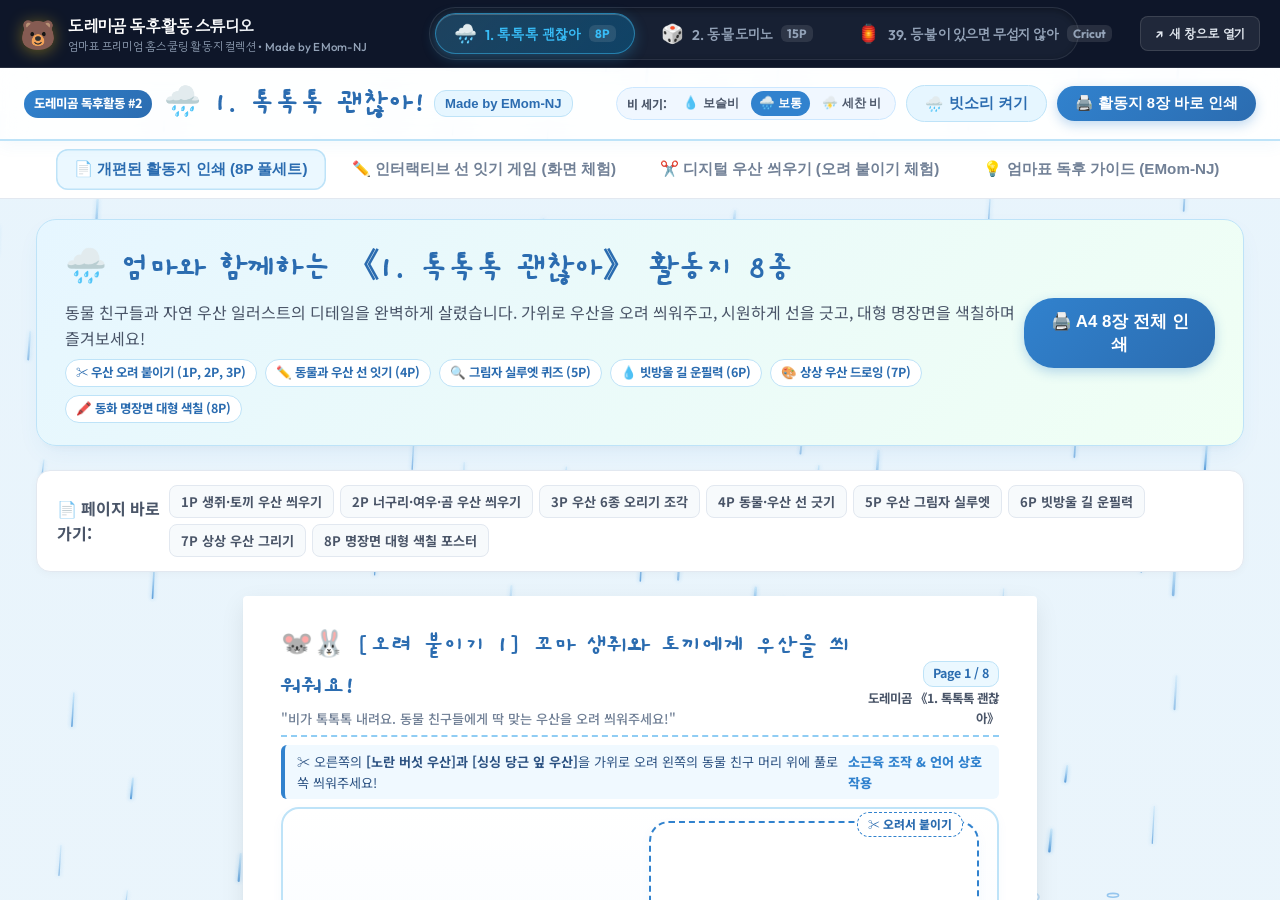
<file: index.html>
<!DOCTYPE html>
<html lang="ko">
<head>
  <meta charset="UTF-8">
  <meta name="viewport" content="width=device-width, initial-scale=1.0">
  <title>도레미곰 독후활동 스튜디오 | DoReMi Gom Activity Portal</title>
  <meta name="description" content="도레미곰 그림책 독후활동 컬렉션: 1. 톡톡톡 괜찮아(우산 오려붙이기), 2. 동물도미노(3D 입체 블록 접기), 39. 등불이 있으면 무섭지 않아(크리컷 페이퍼 랜턴)">
  
  <!-- Google Fonts -->
  <link rel="preconnect" href="https://fonts.googleapis.com">
  <link rel="preconnect" href="https://fonts.gstatic.com" crossorigin>
  <link href="https://fonts.googleapis.com/css2?family=Gowun+Dodum&family=Outfit:wght@400;500;600;700;800&family=Nanum+Pen+Script&display=swap" rel="stylesheet">

  <style>
    :root {
      --bg-dark: #0f172a;
      --bg-nav: rgba(15, 23, 42, 0.92);
      --border-subtle: rgba(255, 255, 255, 0.1);
      --text-main: #f8fafc;
      --text-muted: #94a3b8;
      
      /* Theme accents */
      --tab1-color: #38bdf8;
      --tab1-glow: rgba(56, 189, 248, 0.25);
      --tab2-color: #fb923c;
      --tab2-glow: rgba(251, 146, 60, 0.25);
      --tab3-color: #facc15;
      --tab3-glow: rgba(250, 204, 21, 0.25);
      
      --header-h: 68px;
    }

    * {
      box-sizing: border-box;
      margin: 0;
      padding: 0;
    }

    body, html {
      width: 100%;
      height: 100%;
      overflow: hidden;
      font-family: 'Outfit', 'Gowun Dodum', sans-serif;
      background-color: var(--bg-dark);
      color: var(--text-main);
    }

    /* Master Top Bar */
    .master-header {
      height: var(--header-h);
      background: var(--bg-nav);
      backdrop-filter: blur(12px);
      -webkit-backdrop-filter: blur(12px);
      border-bottom: 1px solid var(--border-subtle);
      display: flex;
      align-items: center;
      justify-content: space-between;
      padding: 0 1.25rem;
      z-index: 1000;
      position: relative;
    }

    /* Logo & Branding */
    .brand-section {
      display: flex;
      align-items: center;
      gap: 12px;
      min-width: fit-content;
    }

    .brand-icon {
      font-size: 1.8rem;
      display: flex;
      align-items: center;
      justify-content: center;
      filter: drop-shadow(0 2px 8px rgba(250, 204, 21, 0.4));
      animation: floatSlow 3s ease-in-out infinite alternate;
    }

    @keyframes floatSlow {
      0% { transform: translateY(0); }
      100% { transform: translateY(-3px); }
    }

    .brand-title-group {
      display: flex;
      flex-direction: column;
    }

    .brand-title {
      font-size: 1.05rem;
      font-weight: 800;
      letter-spacing: -0.02em;
      background: linear-gradient(135deg, #ffffff 40%, #cbd5e1 100%);
      -webkit-background-clip: text;
      -webkit-text-fill-color: transparent;
      display: flex;
      align-items: center;
      gap: 6px;
    }

    .brand-subtitle {
      font-size: 0.72rem;
      color: var(--text-muted);
      font-weight: 500;
      letter-spacing: 0.02em;
    }

    /* 3 Main Navigation Tabs */
    .tabs-nav {
      display: flex;
      align-items: center;
      gap: 8px;
      background: rgba(30, 41, 59, 0.6);
      padding: 5px;
      border-radius: 9999px;
      border: 1px solid rgba(255, 255, 255, 0.08);
      box-shadow: inset 0 2px 6px rgba(0, 0, 0, 0.3);
      max-width: 650px;
    }

    .portal-tab-btn {
      display: flex;
      align-items: center;
      gap: 8px;
      padding: 8px 18px;
      border-radius: 9999px;
      border: none;
      background: transparent;
      color: #94a3b8;
      font-family: inherit;
      font-size: 0.88rem;
      font-weight: 600;
      cursor: pointer;
      transition: all 0.22s cubic-bezier(0.4, 0, 0.2, 1);
      position: relative;
      white-space: nowrap;
      text-decoration: none;
    }

    .portal-tab-btn:hover {
      color: #f1f5f9;
      background: rgba(255, 255, 255, 0.06);
    }

    .tab-icon {
      font-size: 1.15rem;
    }

    .tab-num {
      font-size: 0.75rem;
      padding: 1px 6px;
      border-radius: 6px;
      background: rgba(255, 255, 255, 0.1);
      font-weight: 700;
    }

    /* Active Tab States */
    .portal-tab-btn.active[data-target="toktok"] {
      background: linear-gradient(135deg, rgba(56, 189, 248, 0.22), rgba(2, 132, 199, 0.35));
      color: #38bdf8;
      box-shadow: 0 4px 14px var(--tab1-glow), inset 0 1px 0 rgba(255, 255, 255, 0.2);
      border: 1px solid rgba(56, 189, 248, 0.5);
    }

    .portal-tab-btn.active[data-target="domino"] {
      background: linear-gradient(135deg, rgba(251, 146, 60, 0.22), rgba(234, 88, 12, 0.35));
      color: #fb923c;
      box-shadow: 0 4px 14px var(--tab2-glow), inset 0 1px 0 rgba(255, 255, 255, 0.2);
      border: 1px solid rgba(251, 146, 60, 0.5);
    }

    .portal-tab-btn.active[data-target="lantern"] {
      background: linear-gradient(135deg, rgba(250, 204, 21, 0.22), rgba(202, 138, 4, 0.35));
      color: #facc15;
      box-shadow: 0 4px 14px var(--tab3-glow), inset 0 1px 0 rgba(255, 255, 255, 0.2);
      border: 1px solid rgba(250, 204, 21, 0.5);
    }

    /* Header Right Actions */
    .header-actions {
      display: flex;
      align-items: center;
      gap: 10px;
    }

    .btn-popout {
      display: inline-flex;
      align-items: center;
      gap: 6px;
      padding: 7px 14px;
      border-radius: 8px;
      background: rgba(255, 255, 255, 0.08);
      border: 1px solid rgba(255, 255, 255, 0.12);
      color: #e2e8f0;
      font-size: 0.8rem;
      font-weight: 600;
      text-decoration: none;
      cursor: pointer;
      transition: all 0.2s ease;
    }

    .btn-popout:hover {
      background: rgba(255, 255, 255, 0.16);
      color: #fff;
      transform: translateY(-1px);
    }

    /* Fullscreen Viewport for Iframes */
    .app-viewport {
      width: 100%;
      height: calc(100vh - var(--header-h));
      position: relative;
      background: #000;
    }

    .tab-iframe {
      width: 100%;
      height: 100%;
      border: none;
      display: none;
      position: absolute;
      top: 0;
      left: 0;
      right: 0;
      bottom: 0;
    }

    .tab-iframe.active {
      display: block;
    }

    /* Mobile Responsive */
    @media (max-width: 900px) {
      .master-header {
        height: auto;
        padding: 10px 12px;
        flex-direction: column;
        gap: 8px;
      }
      :root {
        --header-h: 110px;
      }
      .tabs-nav {
        width: 100%;
        overflow-x: auto;
        justify-content: flex-start;
      }
      .brand-subtitle, .btn-popout span.label-text {
        display: none;
      }
    }
  </style>
</head>
<body>

  <!-- Master Top Navigation Bar -->
  <header class="master-header">
    
    <!-- Branding -->
    <div class="brand-section">
      <div class="brand-icon">🐻</div>
      <div class="brand-title-group">
        <h1 class="brand-title">도레미곰 독후활동 스튜디오</h1>
        <span class="brand-subtitle">엄마표 프리미엄 홈스쿨링 활동지 컬렉션 • Made by EMom-NJ</span>
      </div>
    </div>

    <!-- 3 Core Navigation Tabs -->
    <nav class="tabs-nav" role="tablist">
      <button class="portal-tab-btn active" data-target="toktok" id="tabBtnToktok" role="tab" aria-selected="true">
        <span class="tab-icon">🌧️</span>
        <span class="tab-name">1. 톡톡톡 괜찮아</span>
        <span class="tab-num">8P</span>
      </button>

      <button class="portal-tab-btn" data-target="domino" id="tabBtnDomino" role="tab" aria-selected="false">
        <span class="tab-icon">🎲</span>
        <span class="tab-name">2. 동물도미노</span>
        <span class="tab-num">15P</span>
      </button>

      <button class="portal-tab-btn" data-target="lantern" id="tabBtnLantern" role="tab" aria-selected="false">
        <span class="tab-icon">🏮</span>
        <span class="tab-name">39. 등불이 있으면 무섭지 않아</span>
        <span class="tab-num">Cricut</span>
      </button>
    </nav>

    <!-- Header Actions -->
    <div class="header-actions">
      <a id="popoutLink" href="1_toktok/index.html" target="_blank" rel="noopener" class="btn-popout" title="새 창에서 단독 전체화면으로 열기 (인쇄 및 작업용)">
        <span>↗️</span>
        <span class="label-text">새 창으로 열기</span>
      </a>
    </div>

  </header>

  <!-- Main Viewport containing the 3 Sub-Applications -->
  <main class="app-viewport">
    <!-- Tab 1: 톡톡톡 괜찮아 -->
    <iframe 
      id="frame-toktok" 
      src="1_toktok/index.html" 
      class="tab-iframe active" 
      title="1. 톡톡톡 괜찮아 독후활동"
      allow="autoplay; camera; microphone">
    </iframe>

    <!-- Tab 2: 동물도미노 -->
    <iframe 
      id="frame-domino" 
      src="2_domino/index.html" 
      class="tab-iframe" 
      title="2. 동물도미노 독후활동"
      allow="autoplay; camera; microphone">
    </iframe>

    <!-- Tab 3: 등불이 있으면 무섭지 않아 (3D Cricut Lantern) -->
    <iframe 
      id="frame-lantern" 
      src="39_lantern/index.html" 
      class="tab-iframe" 
      title="39. 등불이 있으면 무섭지 않아 독후활동"
      allow="autoplay; camera; microphone">
    </iframe>
  </main>

  <!-- Portal Logic -->
  <script>
    const tabButtons = document.querySelectorAll('.portal-tab-btn');
    const iframes = {
      toktok: document.getElementById('frame-toktok'),
      domino: document.getElementById('frame-domino'),
      lantern: document.getElementById('frame-lantern')
    };
    const popoutLink = document.getElementById('popoutLink');

    const urls = {
      toktok: '1_toktok/index.html',
      domino: '2_domino/index.html',
      lantern: '39_lantern/index.html'
    };

    function switchTab(targetId) {
      if (!iframes[targetId]) return;

      // Update Tab Button styles
      tabButtons.forEach(btn => {
        const isMatch = btn.getAttribute('data-target') === targetId;
        btn.classList.toggle('active', isMatch);
        btn.setAttribute('aria-selected', isMatch ? 'true' : 'false');
      });

      // Update Iframe visibility (preserves DOM state & active games!)
      Object.keys(iframes).forEach(key => {
        iframes[key].classList.toggle('active', key === targetId);
      });

      // Update Popout Link
      popoutLink.href = urls[targetId];

      // Update Hash
      if (window.location.hash !== `#${targetId}`) {
        history.replaceState(null, '', `#${targetId}`);
      }
    }

    // Attach Click Events
    tabButtons.forEach(btn => {
      btn.addEventListener('click', () => {
        const target = btn.getAttribute('data-target');
        switchTab(target);
      });
    });

    // Handle initial URL hash on load (e.g. #domino or #lantern)
    function initFromHash() {
      const hash = window.location.hash.replace('#', '').toLowerCase();
      if (hash && iframes[hash]) {
        switchTab(hash);
      } else {
        switchTab('toktok');
      }
    }

    window.addEventListener('DOMContentLoaded', initFromHash);
    window.addEventListener('hashchange', initFromHash);
  </script>

</body>
</html>
</file>
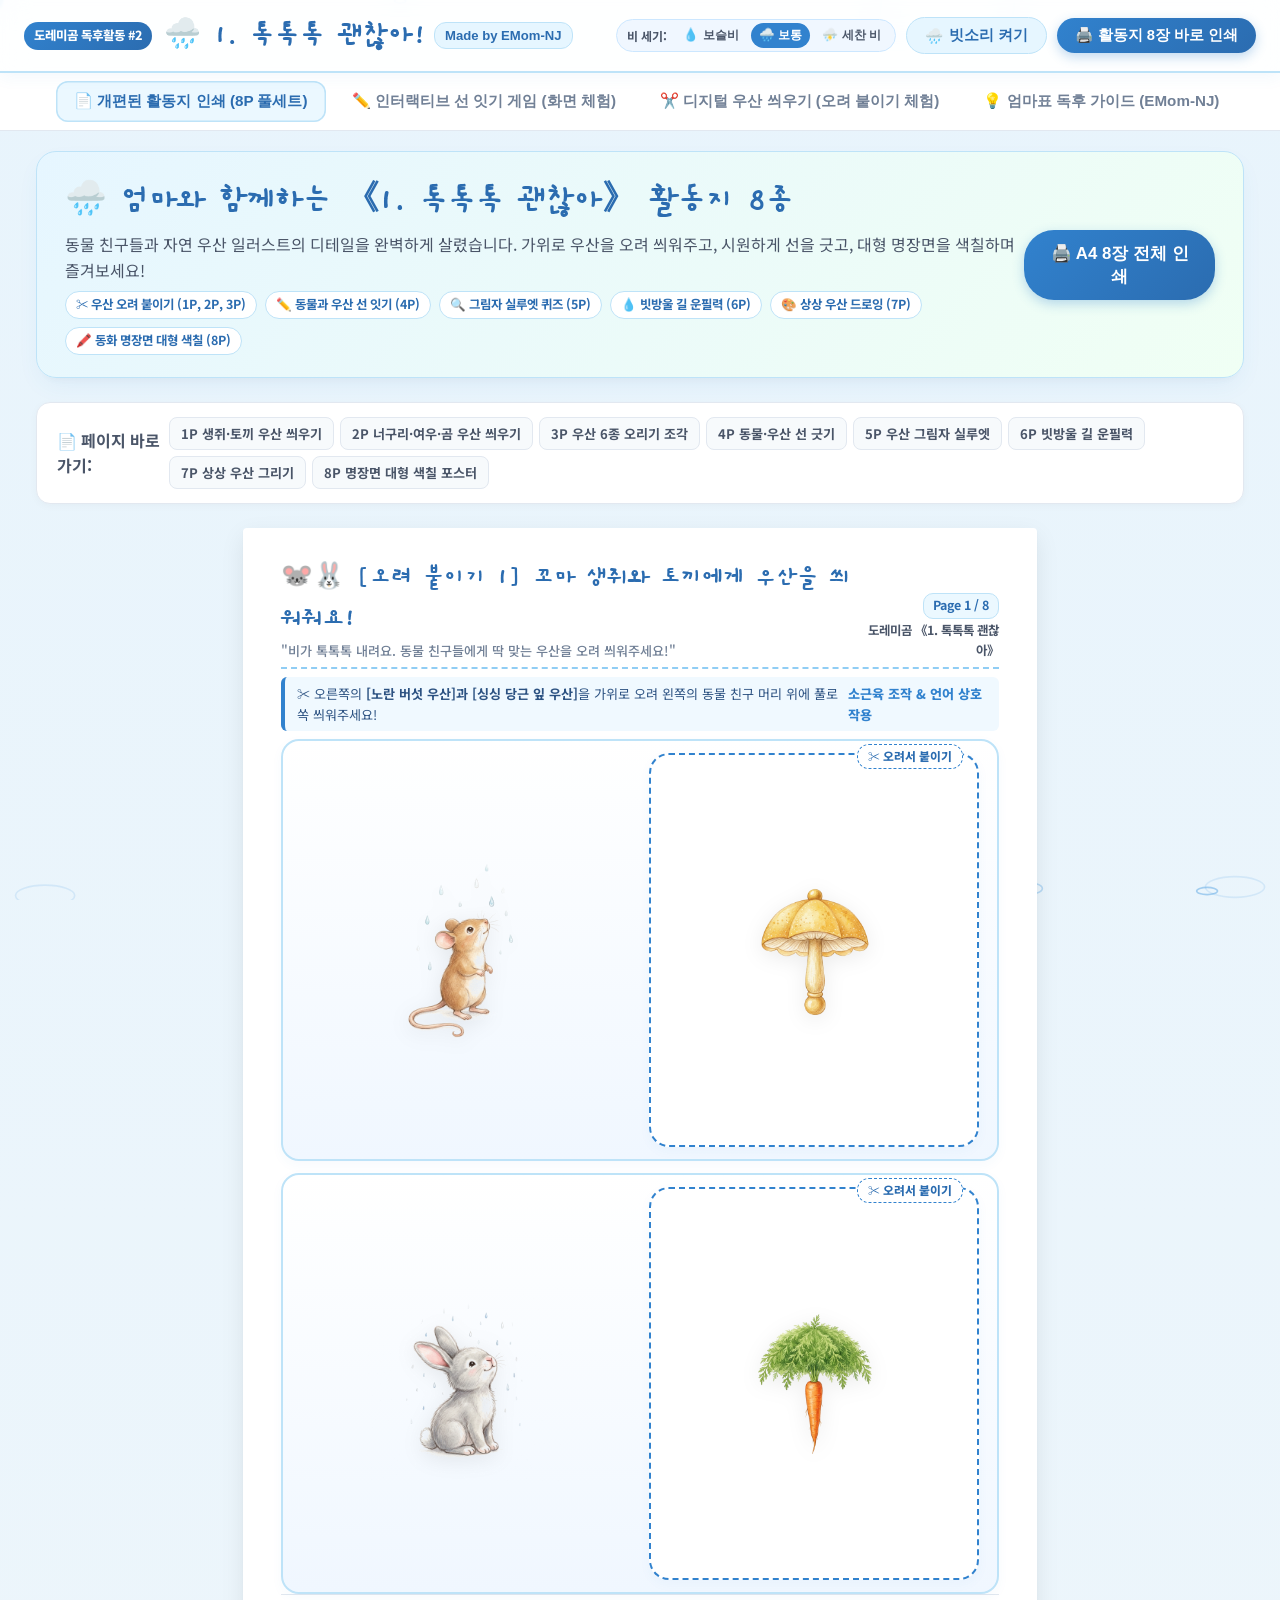
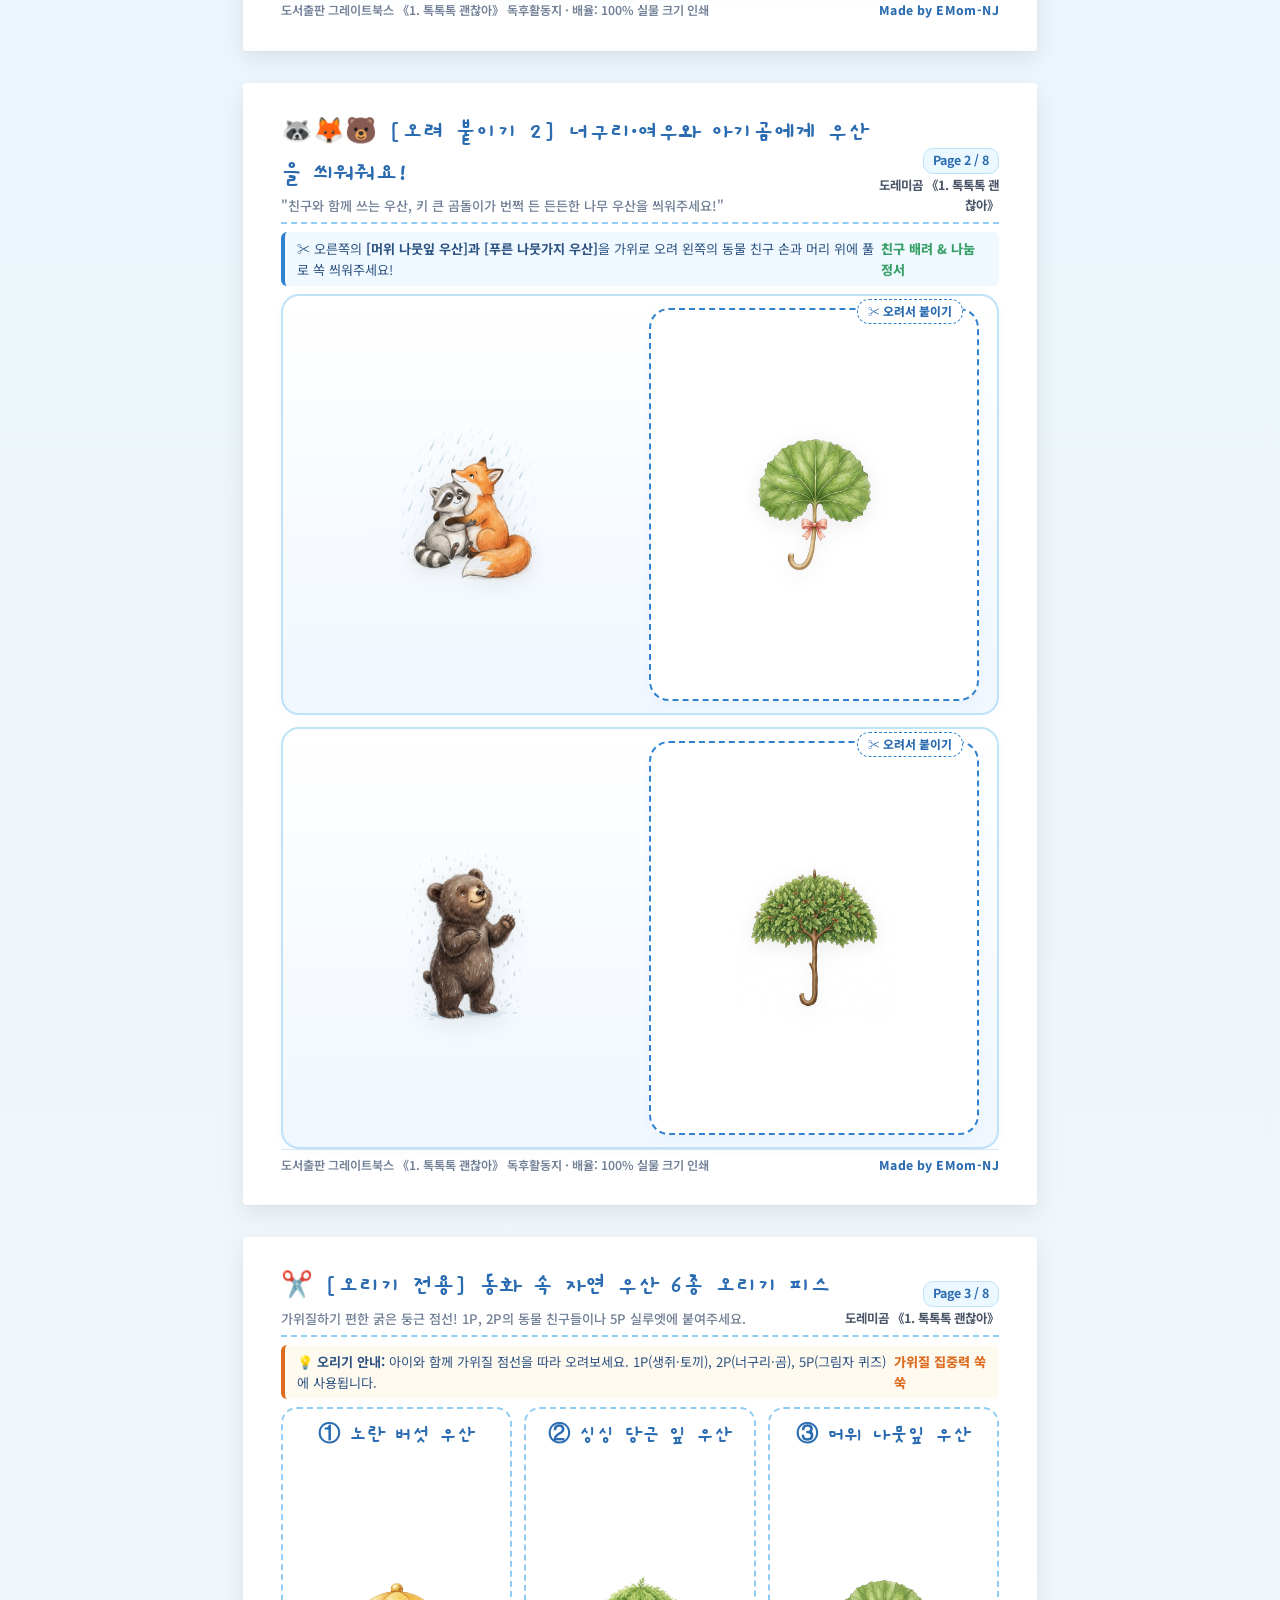
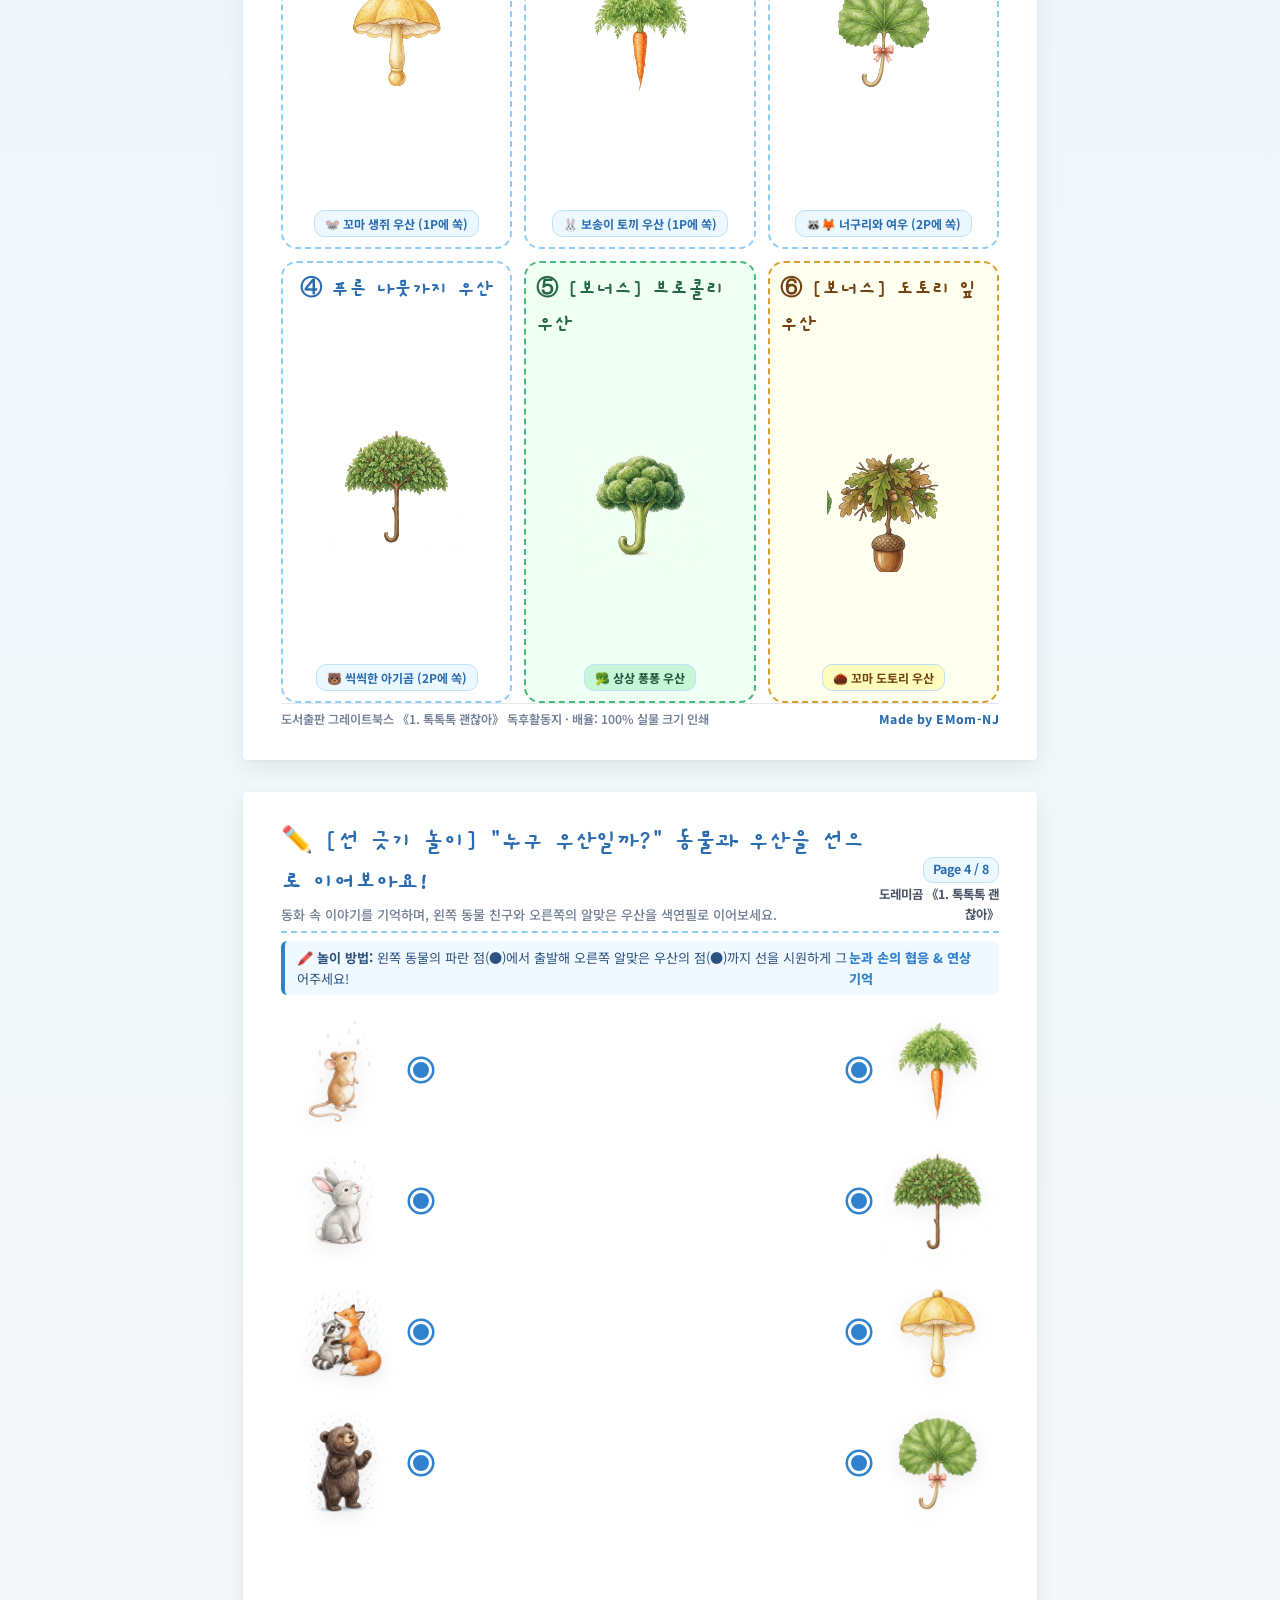
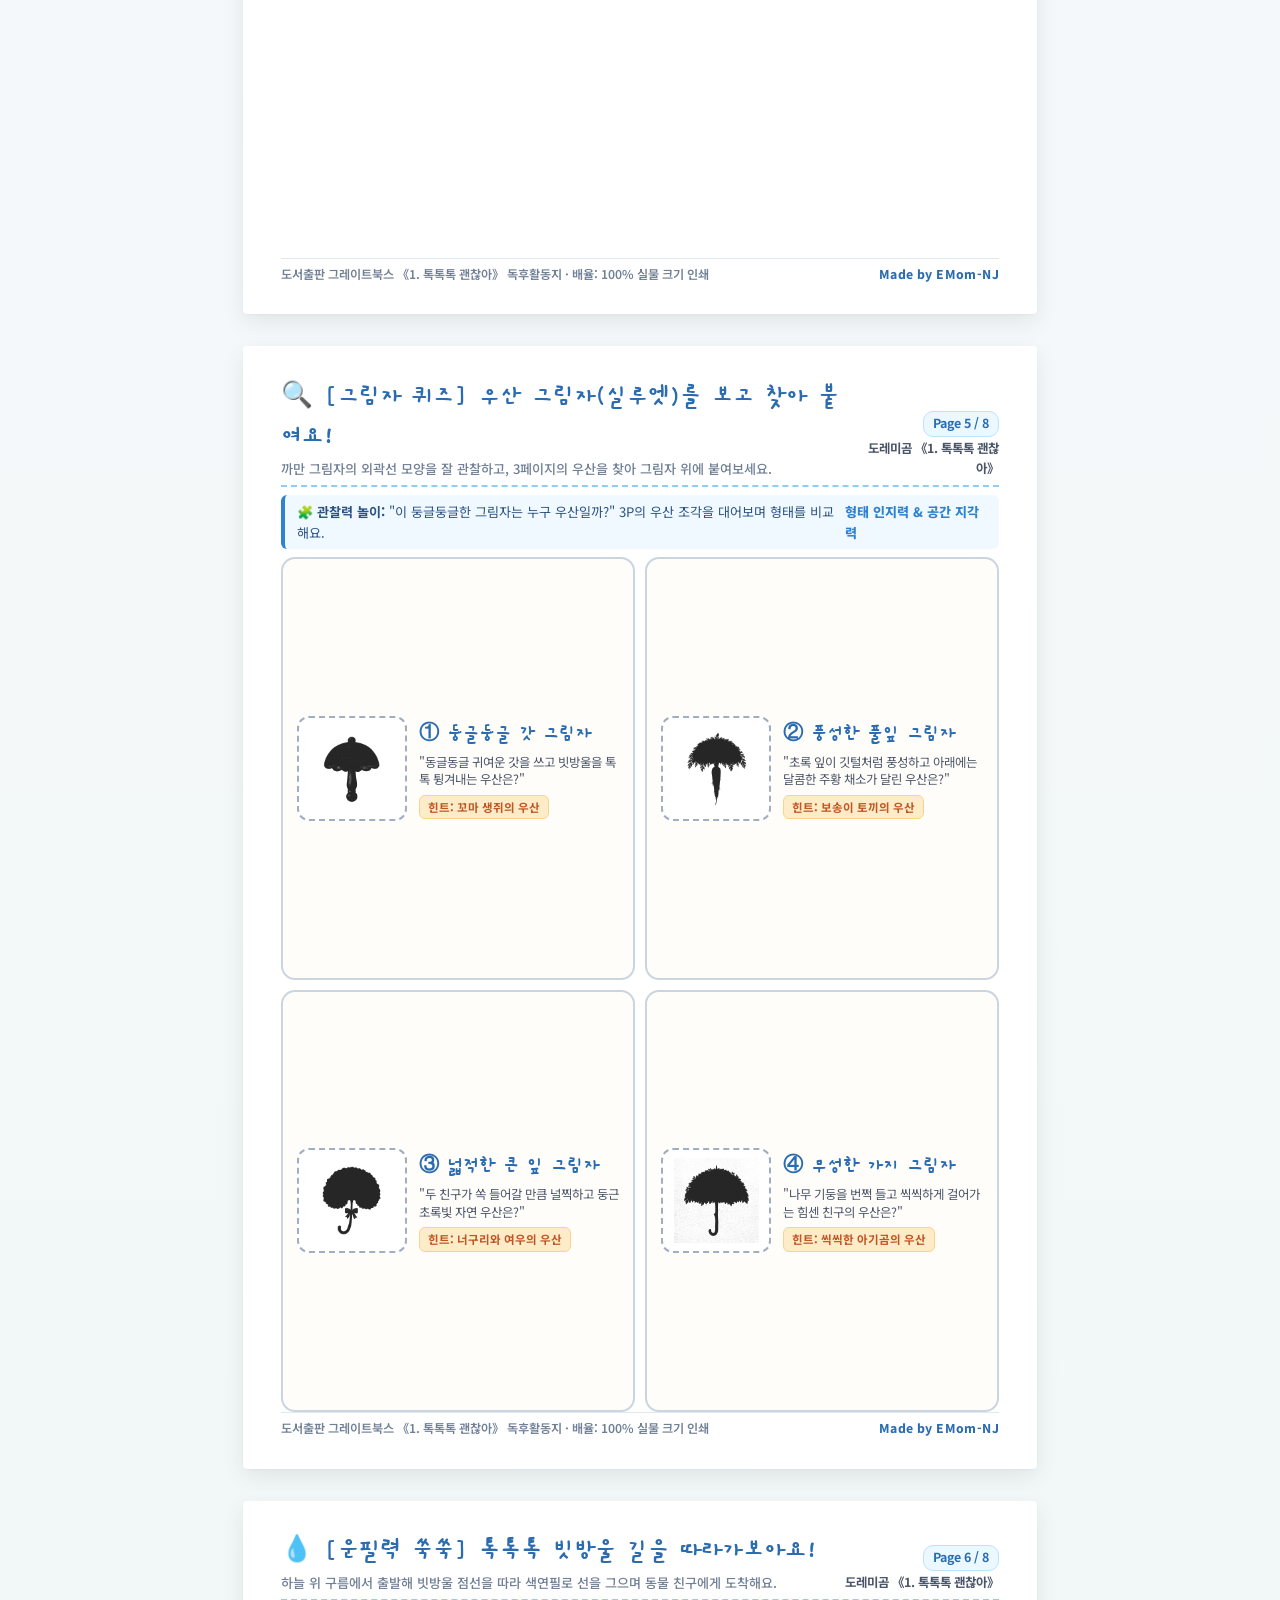
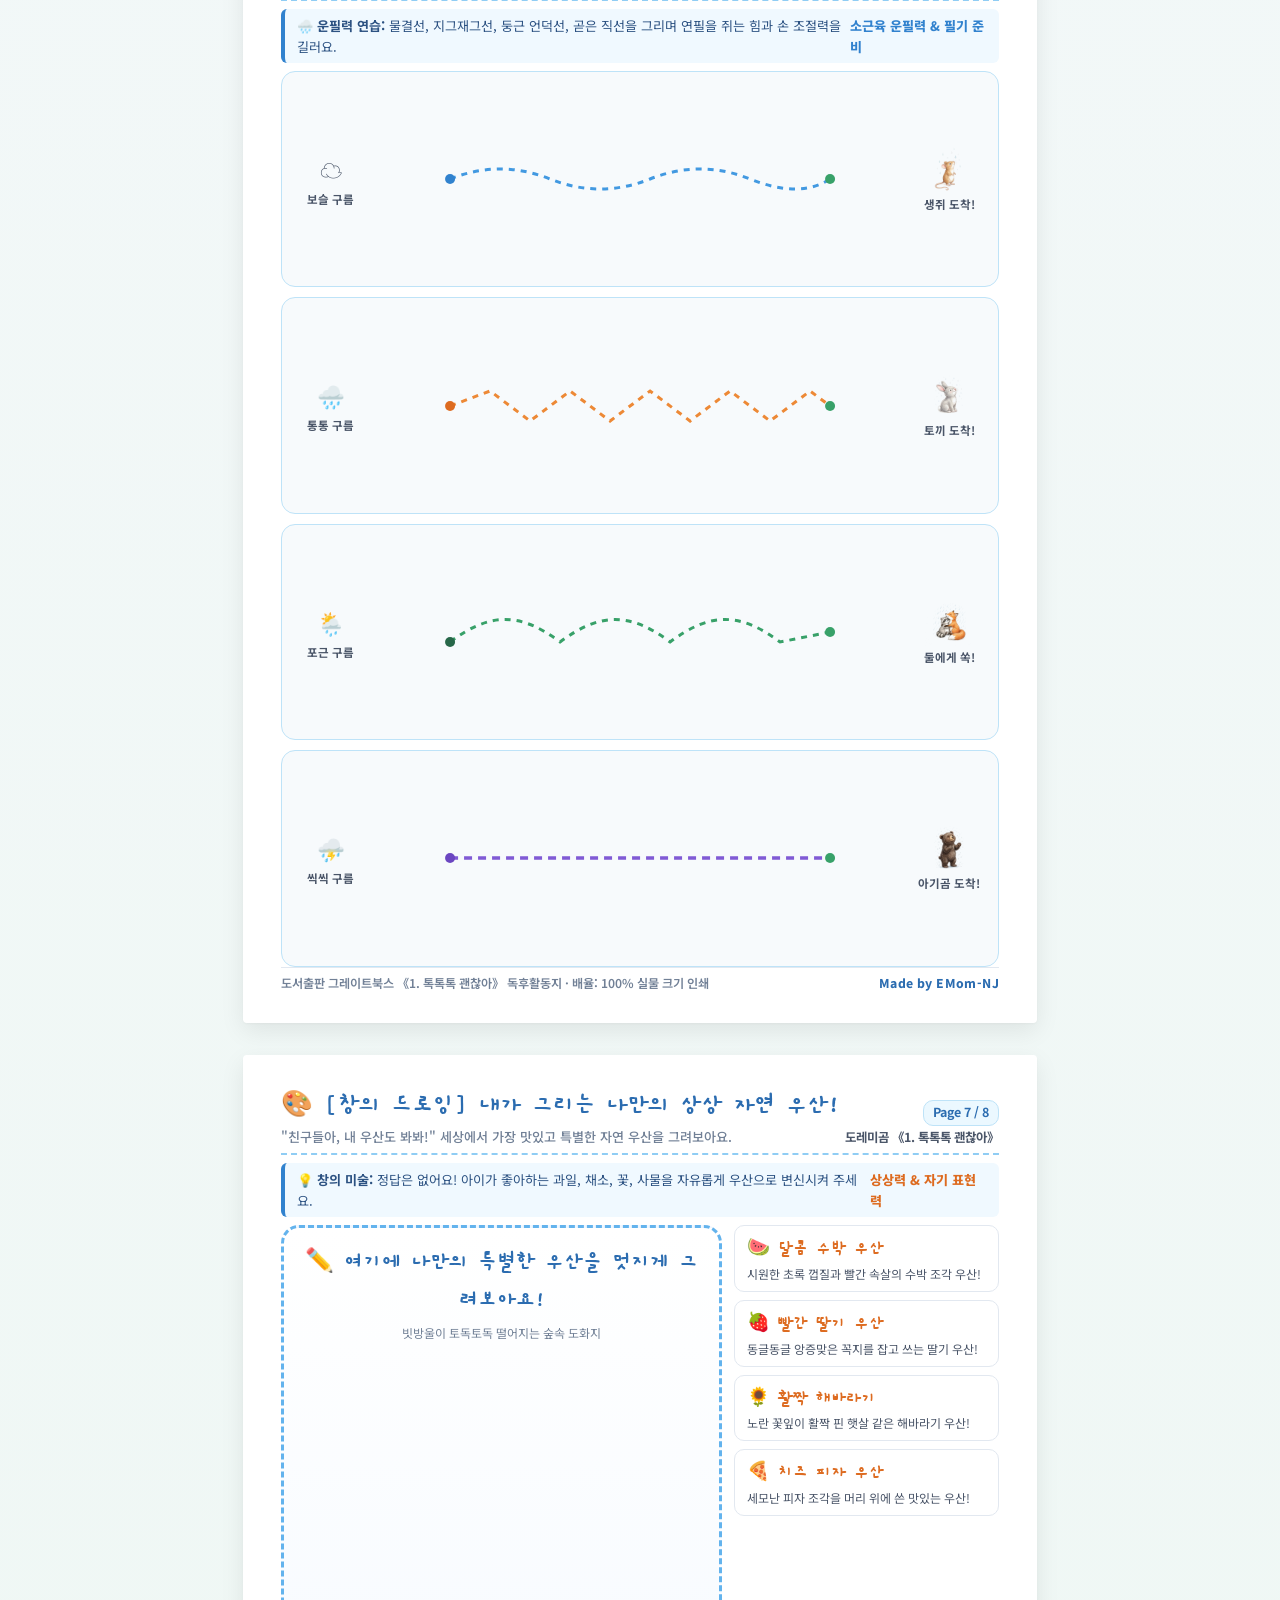
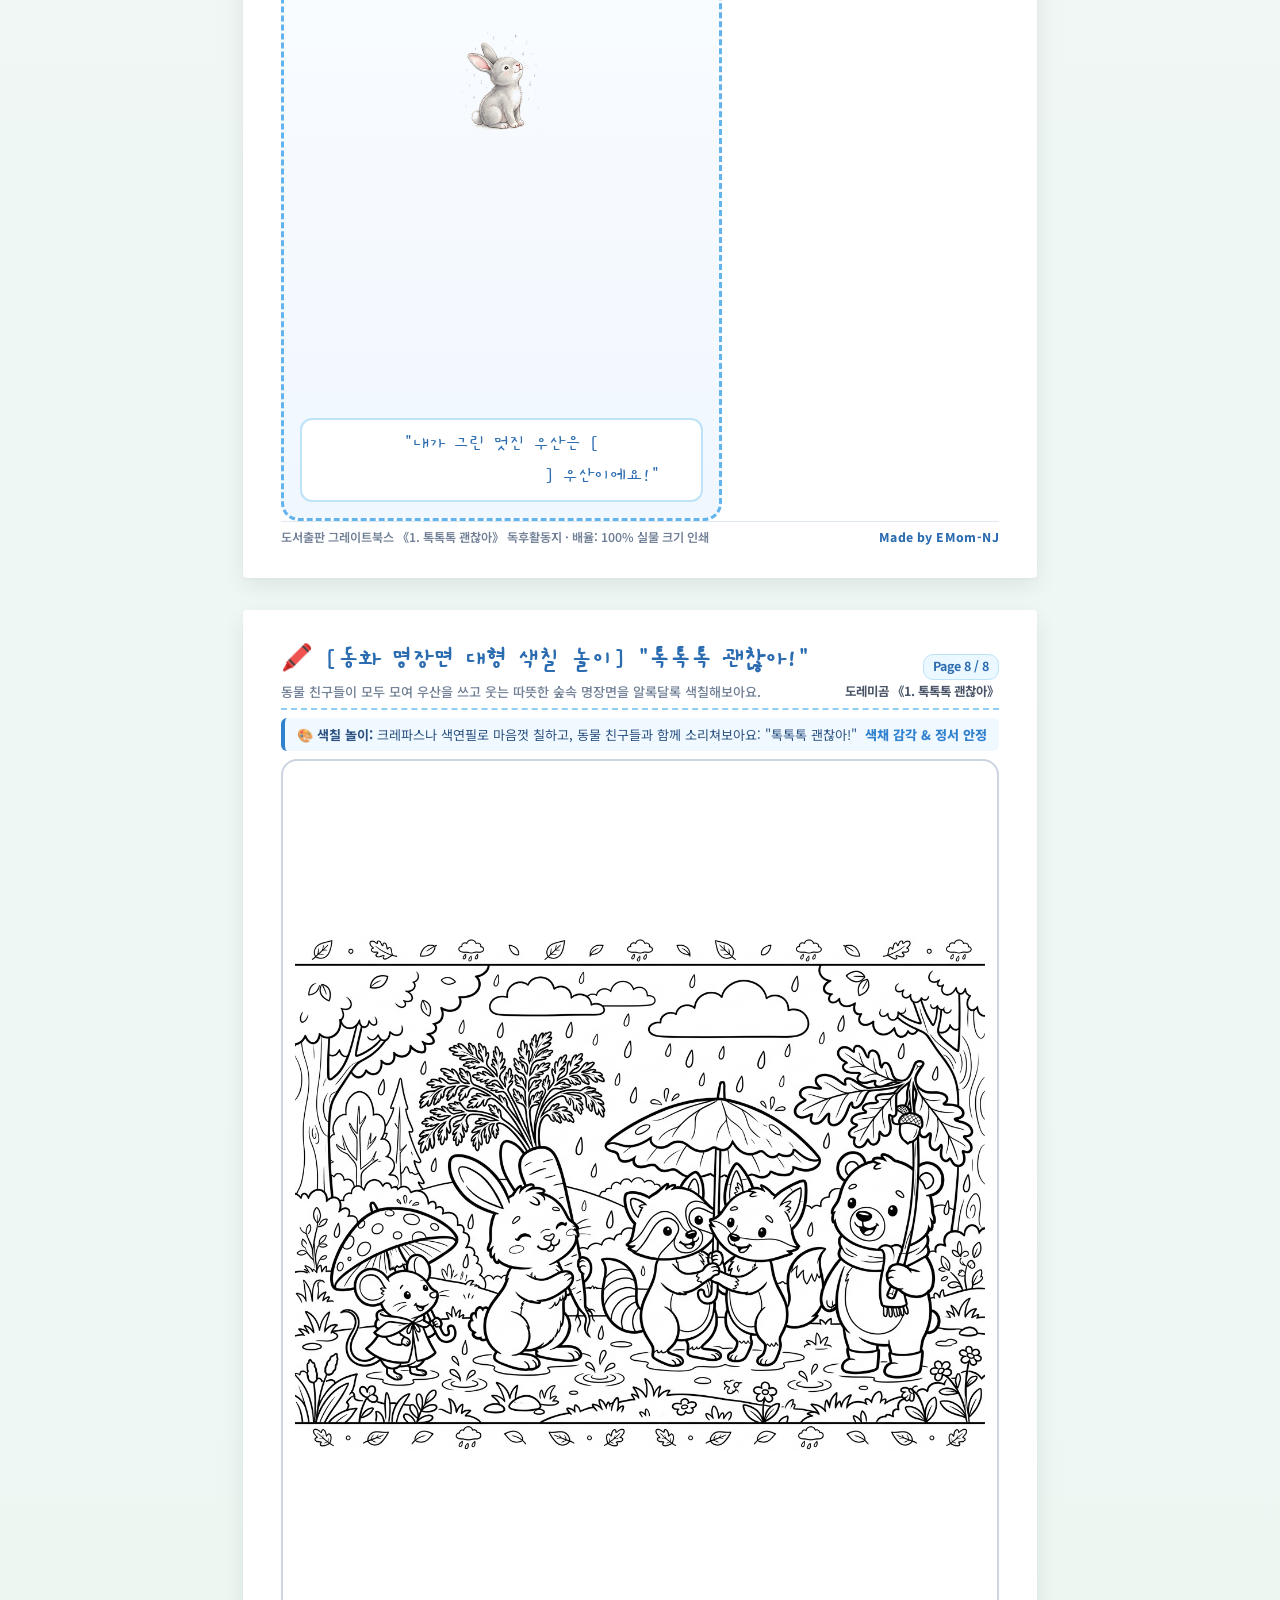
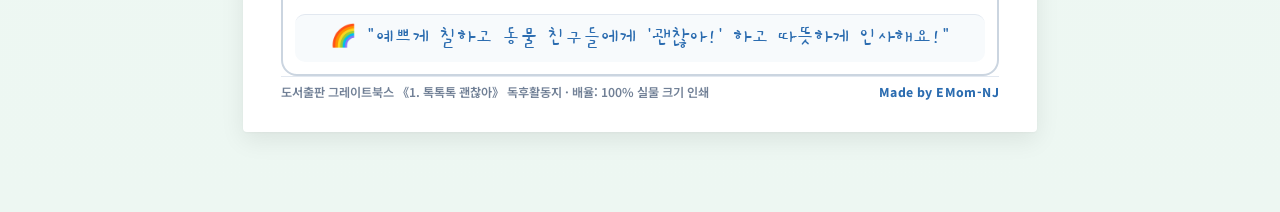
<file: 1_toktok/index.html>
<!DOCTYPE html>
<html lang="ko">
<head>
  <meta charset="UTF-8">
  <meta name="viewport" content="width=device-width, initial-scale=1.0">
  <title>도레미곰 《1. 톡톡톡 괜찮아》 독후활동 키트 | Made by EMom-NJ</title>
  <meta name="description" content="도레미곰 1. 톡톡톡 괜찮아 엄마표 독후활동지 8종 세트: 우산 오려 붙이기, 선 잇기, 실루엣 퀴즈, 빗방울 길 운필력, 상상 우산 그리기, 명장면 대형 색칠 포스터">
  <link rel="stylesheet" href="style.css">
</head>
<body>

  <!-- Dynamic Rain Animation Canvas with Ripples & Mouse Trail -->
  <canvas id="rainCanvas" class="rain-canvas"></canvas>

  <!-- App Header -->
  <header class="app-header">
    <div class="brand-group">
      <span class="brand-badge">도레미곰 독후활동 #2</span>
      <h1 class="brand-title">
        🌧️ 1. 톡톡톡 괜찮아!
        <span class="author-tag">Made by EMom-NJ</span>
      </h1>
    </div>

    <div class="header-actions">
      <!-- Rain Intensity Control -->
      <div class="rain-control-group" title="배경 빗방울 강도 조절">
        <span style="font-size: 0.75rem; color: #4a5568; margin: 0 4px; font-weight:700;">비 세기:</span>
        <button class="rain-btn" data-intensity="light">💧 보슬비</button>
        <button class="rain-btn active" data-intensity="medium">🌧️ 보통</button>
        <button class="rain-btn" data-intensity="heavy">⛈️ 세찬 비</button>
      </div>

      <button id="audioToggleBtn" class="btn btn-audio" title="톡톡톡 빗소리 배경음악">
        <span id="audioIcon">🌧️</span> <span id="audioText">빗소리 켜기</span>
      </button>

      <button onclick="window.print()" class="btn btn-primary">
        🖨️ 활동지 8장 바로 인쇄
      </button>
    </div>
  </header>

  <!-- Top Navigation Tabs -->
  <nav class="nav-tabs-wrapper">
    <div class="nav-tabs">
      <button class="tab-btn active" data-tab="tab-print">
        📄 개편된 활동지 인쇄 (8P 풀세트)
      </button>
      <button class="tab-btn" data-tab="tab-line-game">
        ✏️ 인터랙티브 선 잇기 게임 (화면 체험)
      </button>
      <button class="tab-btn" data-tab="tab-paste-preview">
        ✂️ 디지털 우산 씌우기 (오려 붙이기 체험)
      </button>
      <button class="tab-btn" data-tab="tab-guide">
        💡 엄마표 독후 가이드 (EMom-NJ)
      </button>
    </div>
  </nav>

  <!-- Main Content Area -->
  <main class="main-content">

    <!-- =========================================================
         TAB 1: 8-PAGE PRINTABLE ACTIVITY SHEETS
         ========================================================= -->
    <section id="tab-print" class="tab-pane active">
      <div class="hero-banner">
        <div class="hero-text">
          <h2>🌧️ 엄마와 함께하는 《1. 톡톡톡 괜찮아》 활동지 8종</h2>
          <p>
            동물 친구들과 자연 우산 일러스트의 디테일을 완벽하게 살렸습니다. 
            가위로 우산을 오려 씌워주고, 시원하게 선을 긋고, 대형 명장면을 색칠하며 즐겨보세요!
          </p>
          <div class="hero-tags">
            <span class="pill-tag">✂️ 우산 오려 붙이기 (1P, 2P, 3P)</span>
            <span class="pill-tag">✏️ 동물과 우산 선 잇기 (4P)</span>
            <span class="pill-tag">🔍 그림자 실루엣 퀴즈 (5P)</span>
            <span class="pill-tag">💧 빗방울 길 운필력 (6P)</span>
            <span class="pill-tag">🎨 상상 우산 드로잉 (7P)</span>
            <span class="pill-tag">🖍️ 동화 명장면 대형 색칠 (8P)</span>
          </div>
        </div>
        <button onclick="window.print()" class="btn btn-primary" style="padding: 12px 24px; font-size: 1.05rem;">
          🖨️ A4 8장 전체 인쇄
        </button>
      </div>

      <!-- Quick Jump Toolbar -->
      <div class="print-controls-bar">
        <span style="font-weight: 700; color: #4a5568;">📄 페이지 바로가기:</span>
        <div class="page-jump-selector">
          <a href="#sheet-1" class="page-chip">1P 생쥐·토끼 우산 씌우기</a>
          <a href="#sheet-2" class="page-chip">2P 너구리·여우·곰 우산 씌우기</a>
          <a href="#sheet-3" class="page-chip">3P 우산 6종 오리기 조각</a>
          <a href="#sheet-4" class="page-chip">4P 동물·우산 선 긋기</a>
          <a href="#sheet-5" class="page-chip">5P 우산 그림자 실루엣</a>
          <a href="#sheet-6" class="page-chip">6P 빗방울 길 운필력</a>
          <a href="#sheet-7" class="page-chip">7P 상상 우산 그리기</a>
          <a href="#sheet-8" class="page-chip">8P 명장면 대형 색칠 포스터</a>
        </div>
      </div>

      <div class="print-sheets-container">

        <!-- ==================== SHEET 1: PASTE UMBRELLA 1 (MOUSE & RABBIT) ==================== -->
        <article id="sheet-1" class="a4-sheet">
          <header class="sheet-header">
            <div class="sheet-title-group">
              <h3>🐭🐰 [오려 붙이기 1] 꼬마 생쥐와 토끼에게 우산을 씌워줘요!</h3>
              <p class="subtext">"비가 톡톡톡 내려요. 동물 친구들에게 딱 맞는 우산을 오려 씌워주세요!"</p>
            </div>
            <div class="sheet-meta-badge">
              <span class="page-number">Page 1 / 8</span>
              <div>도레미곰 《1. 톡톡톡 괜찮아》</div>
            </div>
          </header>

          <div class="instruction-strip">
            <span>✂️ 오른쪽의 <strong>[노란 버섯 우산]과 [싱싱 당근 잎 우산]</strong>을 가위로 오려 왼쪽의 동물 친구 머리 위에 풀로 쏙 씌워주세요!</span>
            <span style="font-weight:800; color:#3182ce;">소근육 조작 &amp; 언어 상호작용</span>
          </div>

          <div class="paste-dual-grid">
            <!-- Mouse Zone -->
            <div class="paste-animal-card">
              <div class="paste-animal-visual">
                <img src="assets/rain_animal_1_mouse.png" alt="비를 맞는 아기 생쥐">
              </div>
              <div class="paste-cut-piece">
                <div class="cut-scissors-tag">✂️ 오려서 붙이기</div>
                <img src="assets/det_umbrella_1_mushroom.png" alt="노란 버섯 우산" class="cut-piece-img">
              </div>
            </div>

            <!-- Rabbit Zone -->
            <div class="paste-animal-card">
              <div class="paste-animal-visual">
                <img src="assets/rain_animal_2_rabbit.png" alt="비를 맞는 토끼">
              </div>
              <div class="paste-cut-piece">
                <div class="cut-scissors-tag">✂️ 오려서 붙이기</div>
                <img src="assets/det_umbrella_2_carrot.png" alt="싱싱 당근 잎 우산" class="cut-piece-img">
              </div>
            </div>
          </div>

          <footer class="sheet-footer">
            <span>도서출판 그레이트북스 《1. 톡톡톡 괜찮아》 독후활동지 · 배율: 100% 실물 크기 인쇄</span>
            <span class="brand-signature">Made by EMom-NJ</span>
          </footer>
        </article>

        <!-- ==================== SHEET 2: PASTE UMBRELLA 2 (RACCOON/FOX & BEAR) ==================== -->
        <article id="sheet-2" class="a4-sheet">
          <header class="sheet-header">
            <div class="sheet-title-group">
              <h3>🦝🦊🐻 [오려 붙이기 2] 너구리·여우와 아기곰에게 우산을 씌워줘요!</h3>
              <p class="subtext">"친구와 함께 쓰는 우산, 키 큰 곰돌이가 번쩍 든 든든한 나무 우산을 씌워주세요!"</p>
            </div>
            <div class="sheet-meta-badge">
              <span class="page-number">Page 2 / 8</span>
              <div>도레미곰 《1. 톡톡톡 괜찮아》</div>
            </div>
          </header>

          <div class="instruction-strip">
            <span>✂️ 오른쪽의 <strong>[머위 나뭇잎 우산]과 [푸른 나뭇가지 우산]</strong>을 가위로 오려 왼쪽의 동물 친구 손과 머리 위에 풀로 쏙 씌워주세요!</span>
            <span style="font-weight:800; color:#38a169;">친구 배려 &amp; 나눔 정서</span>
          </div>

          <div class="paste-dual-grid">
            <!-- Raccoon & Fox Zone -->
            <div class="paste-animal-card">
              <div class="paste-animal-visual">
                <img src="assets/rain_animal_3_raccoon_fox.png" alt="비를 맞는 너구리와 여우">
              </div>
              <div class="paste-cut-piece">
                <div class="cut-scissors-tag">✂️ 오려서 붙이기</div>
                <img src="assets/det_umbrella_3_leaf.png" alt="머위 나뭇잎 우산" class="cut-piece-img">
              </div>
            </div>

            <!-- Bear Zone -->
            <div class="paste-animal-card">
              <div class="paste-animal-visual">
                <img src="assets/rain_animal_4_bear.png" alt="비를 맞는 아기곰">
              </div>
              <div class="paste-cut-piece">
                <div class="cut-scissors-tag">✂️ 오려서 붙이기</div>
                <img src="assets/det_umbrella_4_branch.png" alt="푸른 나뭇가지 우산" class="cut-piece-img">
              </div>
            </div>
          </div>

          <footer class="sheet-footer">
            <span>도서출판 그레이트북스 《1. 톡톡톡 괜찮아》 독후활동지 · 배율: 100% 실물 크기 인쇄</span>
            <span class="brand-signature">Made by EMom-NJ</span>
          </footer>
        </article>

        <!-- ==================== SHEET 3: 6 CUT-OUT UMBRELLA PIECES ==================== -->
        <article id="sheet-3" class="a4-sheet">
          <header class="sheet-header">
            <div class="sheet-title-group">
              <h3>✂️ [오리기 전용] 동화 속 자연 우산 6종 오리기 피스</h3>
              <p class="subtext">가위질하기 편한 굵은 둥근 점선! 1P, 2P의 동물 친구들이나 5P 실루엣에 붙여주세요.</p>
            </div>
            <div class="sheet-meta-badge">
              <span class="page-number">Page 3 / 8</span>
              <div>도레미곰 《1. 톡톡톡 괜찮아》</div>
            </div>
          </header>

          <div class="instruction-strip" style="background:#fffaf0; border-color:#dd6b20;">
            <span>💡 <strong>오리기 안내:</strong> 아이와 함께 가위질 점선을 따라 오려보세요. 1P(생쥐·토끼), 2P(너구리·곰), 5P(그림자 퀴즈)에 사용됩니다.</span>
            <span style="color:#dd6b20; font-weight:800;">가위질 집중력 쑥쑥</span>
          </div>

          <div class="cutout-pieces-grid">
            <!-- Piece 1 -->
            <div class="cut-umbrella-card">
              <h4>① 노란 버섯 우산</h4>
              <img src="assets/det_umbrella_1_mushroom.png" alt="버섯 우산">
              <span class="paste-badge">🐭 꼬마 생쥐 우산 (1P에 쏙)</span>
            </div>

            <!-- Piece 2 -->
            <div class="cut-umbrella-card">
              <h4>② 싱싱 당근 잎 우산</h4>
              <img src="assets/det_umbrella_2_carrot.png" alt="당근 우산">
              <span class="paste-badge">🐰 보송이 토끼 우산 (1P에 쏙)</span>
            </div>

            <!-- Piece 3 -->
            <div class="cut-umbrella-card">
              <h4>③ 머위 나뭇잎 우산</h4>
              <img src="assets/det_umbrella_3_leaf.png" alt="머위잎 우산">
              <span class="paste-badge">🦝🦊 너구리와 여우 (2P에 쏙)</span>
            </div>

            <!-- Piece 4 -->
            <div class="cut-umbrella-card">
              <h4>④ 푸른 나뭇가지 우산</h4>
              <img src="assets/det_umbrella_4_branch.png" alt="나뭇가지 우산">
              <span class="paste-badge">🐻 씩씩한 아기곰 (2P에 쏙)</span>
            </div>

            <!-- Piece 5 (Bonus) -->
            <div class="cut-umbrella-card" style="border-color:#48bb78; background:#f0fff4;">
              <h4 style="color:#276749;">⑤ [보너스] 브로콜리 우산</h4>
              <img src="assets/det_umbrella_5_broccoli.png" alt="브로콜리 우산">
              <span class="paste-badge" style="background:#c6f6d5; color:#22543d;">🥦 상상 퐁퐁 우산</span>
            </div>

            <!-- Piece 6 (Bonus) -->
            <div class="cut-umbrella-card" style="border-color:#d69e2e; background:#fffff0;">
              <h4 style="color:#744210;">⑥ [보너스] 도토리 잎 우산</h4>
              <img src="assets/det_umbrella_6_acorn.png" alt="도토리 우산">
              <span class="paste-badge" style="background:#fefcbf; color:#744210;">🌰 꼬마 도토리 우산</span>
            </div>
          </div>

          <footer class="sheet-footer">
            <span>도서출판 그레이트북스 《1. 톡톡톡 괜찮아》 독후활동지 · 배율: 100% 실물 크기 인쇄</span>
            <span class="brand-signature">Made by EMom-NJ</span>
          </footer>
        </article>

        <!-- ==================== SHEET 4: LINE MATCHING (CLEAN & WIDE) ==================== -->
        <article id="sheet-4" class="a4-sheet">
          <header class="sheet-header">
            <div class="sheet-title-group">
              <h3>✏️ [선 긋기 놀이] "누구 우산일까?" 동물과 우산을 선으로 이어보아요!</h3>
              <p class="subtext">동화 속 이야기를 기억하며, 왼쪽 동물 친구와 오른쪽의 알맞은 우산을 색연필로 이어보세요.</p>
            </div>
            <div class="sheet-meta-badge">
              <span class="page-number">Page 4 / 8</span>
              <div>도레미곰 《1. 톡톡톡 괜찮아》</div>
            </div>
          </header>

          <div class="instruction-strip">
            <span>🖍️ <strong>놀이 방법:</strong> 왼쪽 동물의 파란 점(●)에서 출발해 오른쪽 알맞은 우산의 점(●)까지 선을 시원하게 그어주세요!</span>
            <span style="font-weight:800; color:#3182ce;">눈과 손의 협응 &amp; 연상 기억</span>
          </div>

          <div class="line-matching-sheet-layout">
            <!-- Left Animals (Flush Left, No Box) -->
            <div class="matching-col left-col">
              <!-- Animal 1: Mouse -->
              <div class="match-item-row-clean">
                <img src="assets/rain_animal_1_mouse.png" alt="생쥐">
                <div class="match-dot-node"></div>
              </div>

              <!-- Animal 2: Rabbit -->
              <div class="match-item-row-clean">
                <img src="assets/rain_animal_2_rabbit.png" alt="토끼">
                <div class="match-dot-node"></div>
              </div>

              <!-- Animal 3: Raccoon & Fox -->
              <div class="match-item-row-clean">
                <img src="assets/rain_animal_3_raccoon_fox.png" alt="너구리와 여우">
                <div class="match-dot-node"></div>
              </div>

              <!-- Animal 4: Bear -->
              <div class="match-item-row-clean">
                <img src="assets/rain_animal_4_bear.png" alt="아기곰">
                <div class="match-dot-node"></div>
              </div>
            </div>

            <!-- Middle Wide Open Drawing Space for Children -->
            <div class="matching-center-drawing-zone"></div>

            <!-- Right Umbrellas (Flush Right, No Box, Shuffled!) -->
            <div class="matching-col right-col">
              <!-- Umbrella 1: Carrot -->
              <div class="match-item-row-clean">
                <div class="match-dot-node"></div>
                <img src="assets/det_umbrella_2_carrot.png" alt="당근 우산">
              </div>

              <!-- Umbrella 2: Branch -->
              <div class="match-item-row-clean">
                <div class="match-dot-node"></div>
                <img src="assets/det_umbrella_4_branch.png" alt="나뭇가지 우산">
              </div>

              <!-- Umbrella 3: Mushroom -->
              <div class="match-item-row-clean">
                <div class="match-dot-node"></div>
                <img src="assets/det_umbrella_1_mushroom.png" alt="버섯 우산">
              </div>

              <!-- Umbrella 4: Leaf -->
              <div class="match-item-row-clean">
                <div class="match-dot-node"></div>
                <img src="assets/det_umbrella_3_leaf.png" alt="머위 나뭇잎 우산">
              </div>
            </div>
          </div>

          <footer class="sheet-footer">
            <span>도서출판 그레이트북스 《1. 톡톡톡 괜찮아》 독후활동지 · 배율: 100% 실물 크기 인쇄</span>
            <span class="brand-signature">Made by EMom-NJ</span>
          </footer>
        </article>

        <!-- ==================== SHEET 5: SILHOUETTE MATCHING ==================== -->
        <article id="sheet-5" class="a4-sheet">
          <header class="sheet-header">
            <div class="sheet-title-group">
              <h3>🔍 [그림자 퀴즈] 우산 그림자(실루엣)를 보고 찾아 붙여요!</h3>
              <p class="subtext">까만 그림자의 외곽선 모양을 잘 관찰하고, 3페이지의 우산을 찾아 그림자 위에 붙여보세요.</p>
            </div>
            <div class="sheet-meta-badge">
              <span class="page-number">Page 5 / 8</span>
              <div>도레미곰 《1. 톡톡톡 괜찮아》</div>
            </div>
          </header>

          <div class="instruction-strip">
            <span>🧩 <strong>관찰력 놀이:</strong> "이 둥글둥글한 그림자는 누구 우산일까?" 3P의 우산 조각을 대어보며 형태를 비교해요.</span>
            <span style="font-weight:800; color:#3182ce;">형태 인지력 &amp; 공간 지각력</span>
          </div>

          <div class="silhouette-grid">
            <!-- Silhouette 1: Mushroom -->
            <div class="silhouette-card">
              <div class="silhouette-visual-box">
                <img src="assets/det_umbrella_1_mushroom.png" alt="버섯 실루엣">
              </div>
              <div class="silhouette-info">
                <h4>① 둥글둥글 갓 그림자</h4>
                <p>"동글동글 귀여운 갓을 쓰고 빗방울을 톡톡 튕겨내는 우산은?"</p>
                <span class="match-hint-tag">힌트: 꼬마 생쥐의 우산</span>
              </div>
            </div>

            <!-- Silhouette 2: Carrot -->
            <div class="silhouette-card">
              <div class="silhouette-visual-box">
                <img src="assets/det_umbrella_2_carrot.png" alt="당근 실루엣">
              </div>
              <div class="silhouette-info">
                <h4>② 풍성한 풀잎 그림자</h4>
                <p>"초록 잎이 깃털처럼 풍성하고 아래에는 달콤한 주황 채소가 달린 우산은?"</p>
                <span class="match-hint-tag">힌트: 보송이 토끼의 우산</span>
              </div>
            </div>

            <!-- Silhouette 3: Leaf -->
            <div class="silhouette-card">
              <div class="silhouette-visual-box">
                <img src="assets/det_umbrella_3_leaf.png" alt="머위잎 실루엣">
              </div>
              <div class="silhouette-info">
                <h4>③ 넓적한 큰 잎 그림자</h4>
                <p>"두 친구가 쏙 들어갈 만큼 널찍하고 둥근 초록빛 자연 우산은?"</p>
                <span class="match-hint-tag">힌트: 너구리와 여우의 우산</span>
              </div>
            </div>

            <!-- Silhouette 4: Branch -->
            <div class="silhouette-card">
              <div class="silhouette-visual-box">
                <img src="assets/det_umbrella_4_branch.png" alt="나뭇가지 실루엣">
              </div>
              <div class="silhouette-info">
                <h4>④ 무성한 가지 그림자</h4>
                <p>"나무 기둥을 번쩍 들고 씩씩하게 걸어가는 힘센 친구의 우산은?"</p>
                <span class="match-hint-tag">힌트: 씩씩한 아기곰의 우산</span>
              </div>
            </div>
          </div>

          <footer class="sheet-footer">
            <span>도서출판 그레이트북스 《1. 톡톡톡 괜찮아》 독후활동지 · 배율: 100% 실물 크기 인쇄</span>
            <span class="brand-signature">Made by EMom-NJ</span>
          </footer>
        </article>

        <!-- ==================== SHEET 6: MOTOR SKILLS (PATH TRACING) ==================== -->
        <article id="sheet-6" class="a4-sheet">
          <header class="sheet-header">
            <div class="sheet-title-group">
              <h3>💧 [운필력 쑥쑥] 톡톡톡 빗방울 길을 따라가보아요!</h3>
              <p class="subtext">하늘 위 구름에서 출발해 빗방울 점선을 따라 색연필로 선을 그으며 동물 친구에게 도착해요.</p>
            </div>
            <div class="sheet-meta-badge">
              <span class="page-number">Page 6 / 8</span>
              <div>도레미곰 《1. 톡톡톡 괜찮아》</div>
            </div>
          </header>

          <div class="instruction-strip">
            <span>🌧️ <strong>운필력 연습:</strong> 물결선, 지그재그선, 둥근 언덕선, 곧은 직선을 그리며 연필을 쥐는 힘과 손 조절력을 길러요.</span>
            <span style="font-weight:800; color:#3182ce;">소근육 운필력 &amp; 필기 준비</span>
          </div>

          <div class="path-tracing-container">
            <!-- Path 1: Wavy Line -->
            <div class="trace-row">
              <div class="trace-start">
                <span style="font-size:1.4rem;">☁️</span>
                <span>보슬 구름</span>
              </div>
              <!-- SVG Wave Path -->
              <svg class="svg-trace-path" viewBox="0 0 400 50">
                <path d="M 10 25 Q 60 5, 110 25 T 210 25 T 310 25 T 390 25" fill="none" stroke="#4299e1" stroke-width="3" stroke-dasharray="6,6"/>
                <circle cx="10" cy="25" r="5" fill="#3182ce"/>
                <circle cx="390" cy="25" r="5" fill="#38a169"/>
              </svg>
              <div class="trace-end">
                <img src="assets/rain_animal_1_mouse.png" alt="생쥐">
                <span>생쥐 도착!</span>
              </div>
            </div>

            <!-- Path 2: Zigzag Line -->
            <div class="trace-row">
              <div class="trace-start">
                <span style="font-size:1.4rem;">🌧️</span>
                <span>통통 구름</span>
              </div>
              <!-- SVG Zigzag Path -->
              <svg class="svg-trace-path" viewBox="0 0 400 50">
                <path d="M 10 25 L 50 10 L 90 40 L 130 10 L 170 40 L 210 10 L 250 40 L 290 10 L 330 40 L 370 10 L 390 25" fill="none" stroke="#ed8936" stroke-width="3" stroke-dasharray="6,6"/>
                <circle cx="10" cy="25" r="5" fill="#dd6b20"/>
                <circle cx="390" cy="25" r="5" fill="#38a169"/>
              </svg>
              <div class="trace-end">
                <img src="assets/rain_animal_2_rabbit.png" alt="토끼">
                <span>토끼 도착!</span>
              </div>
            </div>

            <!-- Path 3: Hill Curves -->
            <div class="trace-row">
              <div class="trace-start">
                <span style="font-size:1.4rem;">🌦️</span>
                <span>포근 구름</span>
              </div>
              <!-- SVG Hill Curves -->
              <svg class="svg-trace-path" viewBox="0 0 400 50">
                <path d="M 10 35 C 50 5, 80 5, 120 35 C 160 5, 190 5, 230 35 C 270 5, 300 5, 340 35 L 390 25" fill="none" stroke="#38a169" stroke-width="3" stroke-dasharray="6,6"/>
                <circle cx="10" cy="35" r="5" fill="#276749"/>
                <circle cx="390" cy="25" r="5" fill="#38a169"/>
              </svg>
              <div class="trace-end">
                <img src="assets/rain_animal_3_raccoon_fox.png" alt="너구리와 여우">
                <span>둘에게 쏙!</span>
              </div>
            </div>

            <!-- Path 4: Straight Line -->
            <div class="trace-row">
              <div class="trace-start">
                <span style="font-size:1.4rem;">⛈️</span>
                <span>씩씩 구름</span>
              </div>
              <!-- SVG Straight Line -->
              <svg class="svg-trace-path" viewBox="0 0 400 50">
                <line x1="10" y1="25" x2="390" y2="25" stroke="#805ad5" stroke-width="3.5" stroke-dasharray="8,6"/>
                <circle cx="10" cy="25" r="5" fill="#6b46c1"/>
                <circle cx="390" cy="25" r="5" fill="#38a169"/>
              </svg>
              <div class="trace-end">
                <img src="assets/rain_animal_4_bear.png" alt="아기곰">
                <span>아기곰 도착!</span>
              </div>
            </div>
          </div>

          <footer class="sheet-footer">
            <span>도서출판 그레이트북스 《1. 톡톡톡 괜찮아》 독후활동지 · 배율: 100% 실물 크기 인쇄</span>
            <span class="brand-signature">Made by EMom-NJ</span>
          </footer>
        </article>

        <!-- ==================== SHEET 7: CREATIVE DRAWING ==================== -->
        <article id="sheet-7" class="a4-sheet">
          <header class="sheet-header">
            <div class="sheet-title-group">
              <h3>🎨 [창의 드로잉] 내가 그리는 나만의 상상 자연 우산!</h3>
              <p class="subtext">"친구들아, 내 우산도 봐봐!" 세상에서 가장 맛있고 특별한 자연 우산을 그려보아요.</p>
            </div>
            <div class="sheet-meta-badge">
              <span class="page-number">Page 7 / 8</span>
              <div>도레미곰 《1. 톡톡톡 괜찮아》</div>
            </div>
          </header>

          <div class="instruction-strip">
            <span>💡 <strong>창의 미술:</strong> 정답은 없어요! 아이가 좋아하는 과일, 채소, 꽃, 사물을 자유롭게 우산으로 변신시켜 주세요.</span>
            <span style="font-weight:800; color:#dd6b20;">상상력 &amp; 자기 표현력</span>
          </div>

          <div class="creative-drawing-layout">
            <!-- Giant Canvas Board -->
            <div class="drawing-canvas-board">
              <div class="canvas-prompt-header">
                <h4>✏️ 여기에 나만의 특별한 우산을 멋지게 그려보아요!</h4>
                <span style="font-size:0.75rem; color:#718096;">빗방울이 토독토독 떨어지는 숲속 도화지</span>
              </div>

              <!-- Animal waiting for child's umbrella -->
              <div class="drawing-animal-bottom">
                <img src="assets/rain_animal_2_rabbit.png" alt="우산을 기다리는 토끼">
              </div>

              <div class="child-statement-banner">
                "내가 그린 멋진 우산은 [ &nbsp;&nbsp;&nbsp;&nbsp;&nbsp;&nbsp;&nbsp;&nbsp;&nbsp;&nbsp;&nbsp;&nbsp;&nbsp;&nbsp;&nbsp;&nbsp;&nbsp;&nbsp;&nbsp;&nbsp;&nbsp;&nbsp;&nbsp;&nbsp; ] 우산이에요!"
              </div>
            </div>

            <!-- Sidebar Idea Prompts -->
            <div class="drawing-ideas-sidebar">
              <div class="idea-prompt-card">
                <strong>🍉 달콤 수박 우산</strong>
                <p>시원한 초록 껍질과 빨간 속살의 수박 조각 우산!</p>
              </div>

              <div class="idea-prompt-card">
                <strong>🍓 빨간 딸기 우산</strong>
                <p>동글동글 앙증맞은 꼭지를 잡고 쓰는 딸기 우산!</p>
              </div>

              <div class="idea-prompt-card">
                <strong>🌻 활짝 해바라기</strong>
                <p>노란 꽃잎이 활짝 핀 햇살 같은 해바라기 우산!</p>
              </div>

              <div class="idea-prompt-card">
                <strong>🍕 치즈 피자 우산</strong>
                <p>세모난 피자 조각을 머리 위에 쓴 맛있는 우산!</p>
              </div>
            </div>
          </div>

          <footer class="sheet-footer">
            <span>도서출판 그레이트북스 《1. 톡톡톡 괜찮아》 독후활동지 · 배율: 100% 실물 크기 인쇄</span>
            <span class="brand-signature">Made by EMom-NJ</span>
          </footer>
        </article>

        <!-- ==================== SHEET 8: FULL A4 COLORING POSTER ==================== -->
        <article id="sheet-8" class="a4-sheet">
          <header class="sheet-header">
            <div class="sheet-title-group">
              <h3>🖍️ [동화 명장면 대형 색칠 놀이] "톡톡톡 괜찮아!"</h3>
              <p class="subtext">동물 친구들이 모두 모여 우산을 쓰고 웃는 따뜻한 숲속 명장면을 알록달록 색칠해보아요.</p>
            </div>
            <div class="sheet-meta-badge">
              <span class="page-number">Page 8 / 8</span>
              <div>도레미곰 《1. 톡톡톡 괜찮아》</div>
            </div>
          </header>

          <div class="instruction-strip">
            <span>🎨 <strong>색칠 놀이:</strong> 크레파스나 색연필로 마음껏 칠하고, 동물 친구들과 함께 소리쳐보아요: "톡톡톡 괜찮아!"</span>
            <span style="font-weight:800; color:#3182ce;">색채 감각 &amp; 정서 안정</span>
          </div>

          <!-- Full Page Coloring Poster (Cards removed, maximized) -->
          <div class="full-coloring-layout">
            <div class="full-coloring-img-wrapper">
              <img src="assets/toktok_coloring_page.jpg" alt="동물 친구들 명장면 대형 컬러링">
            </div>
            <div class="coloring-prompt-strip">
              🌈 "예쁘게 칠하고 동물 친구들에게 '괜찮아!' 하고 따뜻하게 인사해요!"
            </div>
          </div>

          <footer class="sheet-footer">
            <span>도서출판 그레이트북스 《1. 톡톡톡 괜찮아》 독후활동지 · 배율: 100% 실물 크기 인쇄</span>
            <span class="brand-signature">Made by EMom-NJ</span>
          </footer>
        </article>

      </div>
    </section>

    <!-- =========================================================
         TAB 2: INTERACTIVE DIGITAL LINE MATCHING GAME (CANVAS)
         ========================================================= -->
    <section id="tab-line-game" class="tab-pane">
      <div class="hero-banner">
        <div class="hero-text">
          <h2>✏️ 누구 우산일까? 인터랙티브 선 잇기 게임</h2>
          <p>
            마우스나 손가락으로 <strong>동물의 동그라미(●)를 누른 뒤 알맞은 우산으로 선을 그어보세요</strong>! 
            정답을 연결하면 톡톡톡 빗소리와 함께 칭찬 효과음이 울립니다.
          </p>
        </div>
        <button id="resetLineGameBtn" class="btn btn-secondary">
          🔄 선 지우고 다시 하기
        </button>
      </div>

      <div class="interactive-line-game-board" id="lineBoardWrapper">
        <canvas id="lineGameCanvas"></canvas>

        <div class="game-columns-container">
          <!-- Left Animals -->
          <div class="game-card-col">
            <div class="game-item-card" data-animal="mouse" id="node-mouse">
              <img src="assets/rain_animal_1_mouse.png" alt="생쥐">
              <div>
                <strong style="font-family:'Gaegu',cursive; font-size:1.4rem; color:#2b6cb0;">🐭 꼬마 생쥐</strong>
              </div>
            </div>

            <div class="game-item-card" data-animal="rabbit" id="node-rabbit">
              <img src="assets/rain_animal_2_rabbit.png" alt="토끼">
              <div>
                <strong style="font-family:'Gaegu',cursive; font-size:1.4rem; color:#dd6b20;">🐰 보송이 토끼</strong>
              </div>
            </div>

            <div class="game-item-card" data-animal="raccoon" id="node-raccoon">
              <img src="assets/rain_animal_3_raccoon_fox.png" alt="너구리와 여우">
              <div>
                <strong style="font-family:'Gaegu',cursive; font-size:1.4rem; color:#38a169;">🦝🦊 너구리·여우</strong>
              </div>
            </div>

            <div class="game-item-card" data-animal="bear" id="node-bear">
              <img src="assets/rain_animal_4_bear.png" alt="아기곰">
              <div>
                <strong style="font-family:'Gaegu',cursive; font-size:1.4rem; color:#8c5b36;">🐻 씩씩한 아기곰</strong>
              </div>
            </div>
          </div>

          <!-- Center Guide Hint -->
          <div style="text-align:center; color:#718096; font-size:0.9rem; pointer-events:none;">
            <p style="font-family:'Gaegu', cursive; font-size:1.6rem; color:#3182ce;">🌧️ 톡톡톡 빗방울 길</p>
            <p style="font-size:0.85rem;">동물에서 우산으로 선을 쓱쓱 이어보아요!</p>
          </div>

          <!-- Right Umbrellas (Shuffled!) -->
          <div class="game-card-col">
            <div class="game-item-card" data-umbrella="carrot" id="node-carrot">
              <img src="assets/det_umbrella_2_carrot.png" alt="당근 우산">
              <div>
                <strong style="font-family:'Gaegu',cursive; font-size:1.4rem; color:#dd6b20;">🥕 싱싱 당근 잎</strong>
              </div>
            </div>

            <div class="game-item-card" data-umbrella="branch" id="node-branch">
              <img src="assets/det_umbrella_4_branch.png" alt="나뭇가지 우산">
              <div>
                <strong style="font-family:'Gaegu',cursive; font-size:1.4rem; color:#8c5b36;">🌿 푸른 나뭇가지</strong>
              </div>
            </div>

            <div class="game-item-card" data-umbrella="mouse" id="node-mushroom">
              <img src="assets/det_umbrella_1_mushroom.png" alt="버섯 우산">
              <div>
                <strong style="font-family:'Gaegu',cursive; font-size:1.4rem; color:#2b6cb0;">🍄 노란 버섯</strong>
              </div>
            </div>

            <div class="game-item-card" data-umbrella="raccoon" id="node-leaf">
              <img src="assets/det_umbrella_3_leaf.png" alt="머위잎 우산">
              <div>
                <strong style="font-family:'Gaegu',cursive; font-size:1.4rem; color:#38a169;">🍃 머위 나뭇잎</strong>
              </div>
            </div>
          </div>
        </div>
      </div>
    </section>

    <!-- =========================================================
         TAB 3: DIGITAL PASTE PREVIEW (DRAG & DROP)
         ========================================================= -->
    <section id="tab-paste-preview" class="tab-pane">
      <div class="hero-banner">
        <div class="hero-text">
          <h2>✂️ 디지털 우산 씌우기: 비 맞는 동물에게 우산을 씌워줘요!</h2>
          <p>
            아래 우산 보관함에서 우산을 집어 <strong>비를 맞고 있는 동물 친구 머리 위로 끌어다 놓아보세요</strong>!
            우산을 씌워주면 방긋 웃는 모습으로 변신합니다.
          </p>
        </div>
        <button id="resetPasteBtn" class="btn btn-secondary">
          🔄 우산 벗기기
        </button>
      </div>

      <!-- Umbrellas Bar -->
      <div style="background:white; border-radius:var(--radius-lg); padding:16px; border:1px solid #e2e8f0; margin-bottom:20px; box-shadow:var(--shadow-card);">
        <h4 style="font-family:'Gaegu', cursive; font-size:1.35rem; color:#2b6cb0; margin-bottom:10px;">🧺 우산 바구니 (원하는 우산을 마우스로 끌어보세요)</h4>
        <div style="display:flex; gap:16px; justify-content:space-around; flex-wrap:wrap;">
          <div class="drag-item" draggable="true" data-type="mouse" style="padding:8px 16px; cursor:grab;">
            <img src="assets/det_umbrella_1_mushroom.png" alt="버섯" style="height:65px;">
            <span>노란 버섯</span>
          </div>
          <div class="drag-item" draggable="true" data-type="rabbit" style="padding:8px 16px; cursor:grab;">
            <img src="assets/det_umbrella_2_carrot.png" alt="당근" style="height:65px;">
            <span>싱싱 당근</span>
          </div>
          <div class="drag-item" draggable="true" data-type="raccoon" style="padding:8px 16px; cursor:grab;">
            <img src="assets/det_umbrella_3_leaf.png" alt="머위잎" style="height:65px;">
            <span>머위 나뭇잎</span>
          </div>
          <div class="drag-item" draggable="true" data-type="bear" style="padding:8px 16px; cursor:grab;">
            <img src="assets/det_umbrella_4_branch.png" alt="나뭇가지" style="height:65px;">
            <span>푸른 나뭇가지</span>
          </div>
        </div>
      </div>

      <!-- 4 Animal Drop Zones -->
      <div style="display:grid; grid-template-columns:repeat(2, 1fr); gap:16px;">
        <!-- Mouse Zone -->
        <div class="drop-target-card" data-accept="mouse" id="paste-zone-mouse">
          <div style="font-family:'Gaegu',cursive; font-size:1.35rem; color:#2b6cb0;">🐭 꼬마 생쥐</div>
          <img src="assets/rain_animal_1_mouse.png" alt="생쥐" class="target-animal-img">
          <div class="slot-instruction" style="font-size:0.85rem; color:#718096; font-weight:700;">
            비를 맞고 있어요! 노란 버섯 우산을 씌워주세요!
          </div>
        </div>

        <!-- Rabbit Zone -->
        <div class="drop-target-card" data-accept="rabbit" id="paste-zone-rabbit">
          <div style="font-family:'Gaegu',cursive; font-size:1.35rem; color:#dd6b20;">🐰 보송이 토끼</div>
          <img src="assets/rain_animal_2_rabbit.png" alt="토끼" class="target-animal-img">
          <div class="slot-instruction" style="font-size:0.85rem; color:#718096; font-weight:700;">
            귀가 젖고 있어요! 싱싱 당근 우산을 씌워주세요!
          </div>
        </div>

        <!-- Raccoon Zone -->
        <div class="drop-target-card" data-accept="raccoon" id="paste-zone-raccoon">
          <div style="font-family:'Gaegu',cursive; font-size:1.35rem; color:#38a169;">🦝🦊 너구리와 여우</div>
          <img src="assets/rain_animal_3_raccoon_fox.png" alt="너구리와 여우" class="target-animal-img">
          <div class="slot-instruction" style="font-size:0.85rem; color:#718096; font-weight:700;">
            둘이 꼭 안고 있어요! 커다란 머위잎을 씌워주세요!
          </div>
        </div>

        <!-- Bear Zone -->
        <div class="drop-target-card" data-accept="bear" id="paste-zone-bear">
          <div style="font-family:'Gaegu',cursive; font-size:1.35rem; color:#8c5b36;">🐻 씩씩한 아기곰</div>
          <img src="assets/rain_animal_4_bear.png" alt="아기곰" class="target-animal-img">
          <div class="slot-instruction" style="font-size:0.85rem; color:#718096; font-weight:700;">
            큰 비가 와요! 푸른 나뭇가지를 씌워주세요!
          </div>
        </div>
      </div>
    </section>

    <!-- =========================================================
         TAB 4: PARENT GUIDE (EMOM-NJ TIPS)
         ========================================================= -->
    <section id="tab-guide" class="tab-pane">
      <div style="background:white; border-radius:var(--radius-lg); padding:32px; box-shadow:var(--shadow-card); border:1px solid #e2e8f0;">
        <h2 style="font-family:'Gaegu', cursive; font-size:2.2rem; color:#2b6cb0;">
          💡 도레미곰 《1. 톡톡톡 괜찮아》 엄마표 독후 가이드
        </h2>
        <p style="color:#718096; font-size:1.05rem;">
          Made by EMom-NJ · 아이의 소근육 발달과 따뜻한 정서 대화를 이끌어내는 팁
        </p>

        <div style="display:grid; grid-template-columns:repeat(3, 1fr); gap:20px; margin-top:24px;">
          <div style="border:1px solid #e2e8f0; border-radius:14px; padding:20px; background:#f7fafc;">
            <h4 style="font-family:'Gaegu', cursive; font-size:1.4rem; color:#2b6cb0; margin-bottom:8px;">✂️ 1. 오려 붙이기 놀이 팁</h4>
            <p style="font-size:0.9rem; color:#4a5568; line-height:1.6;">
              3페이지의 우산들은 아이의 작은 손으로도 오리기 쉽도록 <strong>굵고 둥근 외곽 점선</strong>으로 디자인되었습니다.
            </p>
            <ul style="padding-left:18px; margin-top:8px; font-size:0.85rem; color:#718096;">
              <li>아이가 가위질이 서툴다면 엄마가 큼직하게 오려주고, 아이가 풀칠을 담당하게 해주세요.</li>
              <li>우산을 붙일 때마다 "생쥐야 괜찮아!", "토끼야 괜찮아!" 함께 소리치면 성취감이 배가됩니다.</li>
            </ul>
          </div>

          <div style="border:1px solid #e2e8f0; border-radius:14px; padding:20px; background:#f7fafc;">
            <h4 style="font-family:'Gaegu', cursive; font-size:1.4rem; color:#dd6b20; margin-bottom:8px;">✏️ 2. 선 잇기와 운필력 팁</h4>
            <p style="font-size:0.9rem; color:#4a5568; line-height:1.6;">
              4페이지와 6페이지는 <strong>만 2~4세 유아의 손 힘과 협응력</strong>을 기르는 발달 단계별 선으로 구성되어 있습니다.
            </p>
            <ul style="padding-left:18px; margin-top:8px; font-size:0.85rem; color:#718096;">
              <li>처음에는 손가락으로 길을 따라가보고, 그 다음 두꺼운 크레파스나 색연필로 선을 긋습니다.</li>
              <li>삐뚤빼뚤해도 괜찮다고 격려해주며 비 오는 소리 "톡톡톡"을 입으로 내주세요.</li>
            </ul>
          </div>

          <div style="border:1px solid #e2e8f0; border-radius:14px; padding:20px; background:#f7fafc;">
            <h4 style="font-family:'Gaegu', cursive; font-size:1.4rem; color:#38a169; margin-bottom:8px;">💖 3. 대형 색칠 놀이 팁</h4>
            <p style="font-size:0.9rem; color:#4a5568; line-height:1.6;">
              8페이지는 A4 전체를 시원하게 채운 <strong>동화 명장면 대형 색칠 포스터</strong>입니다.
            </p>
            <ul style="padding-left:18px; margin-top:8px; font-size:0.85rem; color:#718096;">
              <li>동물 친구들이 모여 우산을 쓰고 있는 모습을 알록달록 색칠하며 성취감을 키워주세요.</li>
              <li>완성된 그림을 벽에 걸어두고 "비 오는 날 우리도 친구에게 괜찮아 물어보자!" 약속해보세요.</li>
            </ul>
          </div>
        </div>
      </div>
    </section>

  </main>

  <script src="script.js"></script>
</body>
</html>
</file>
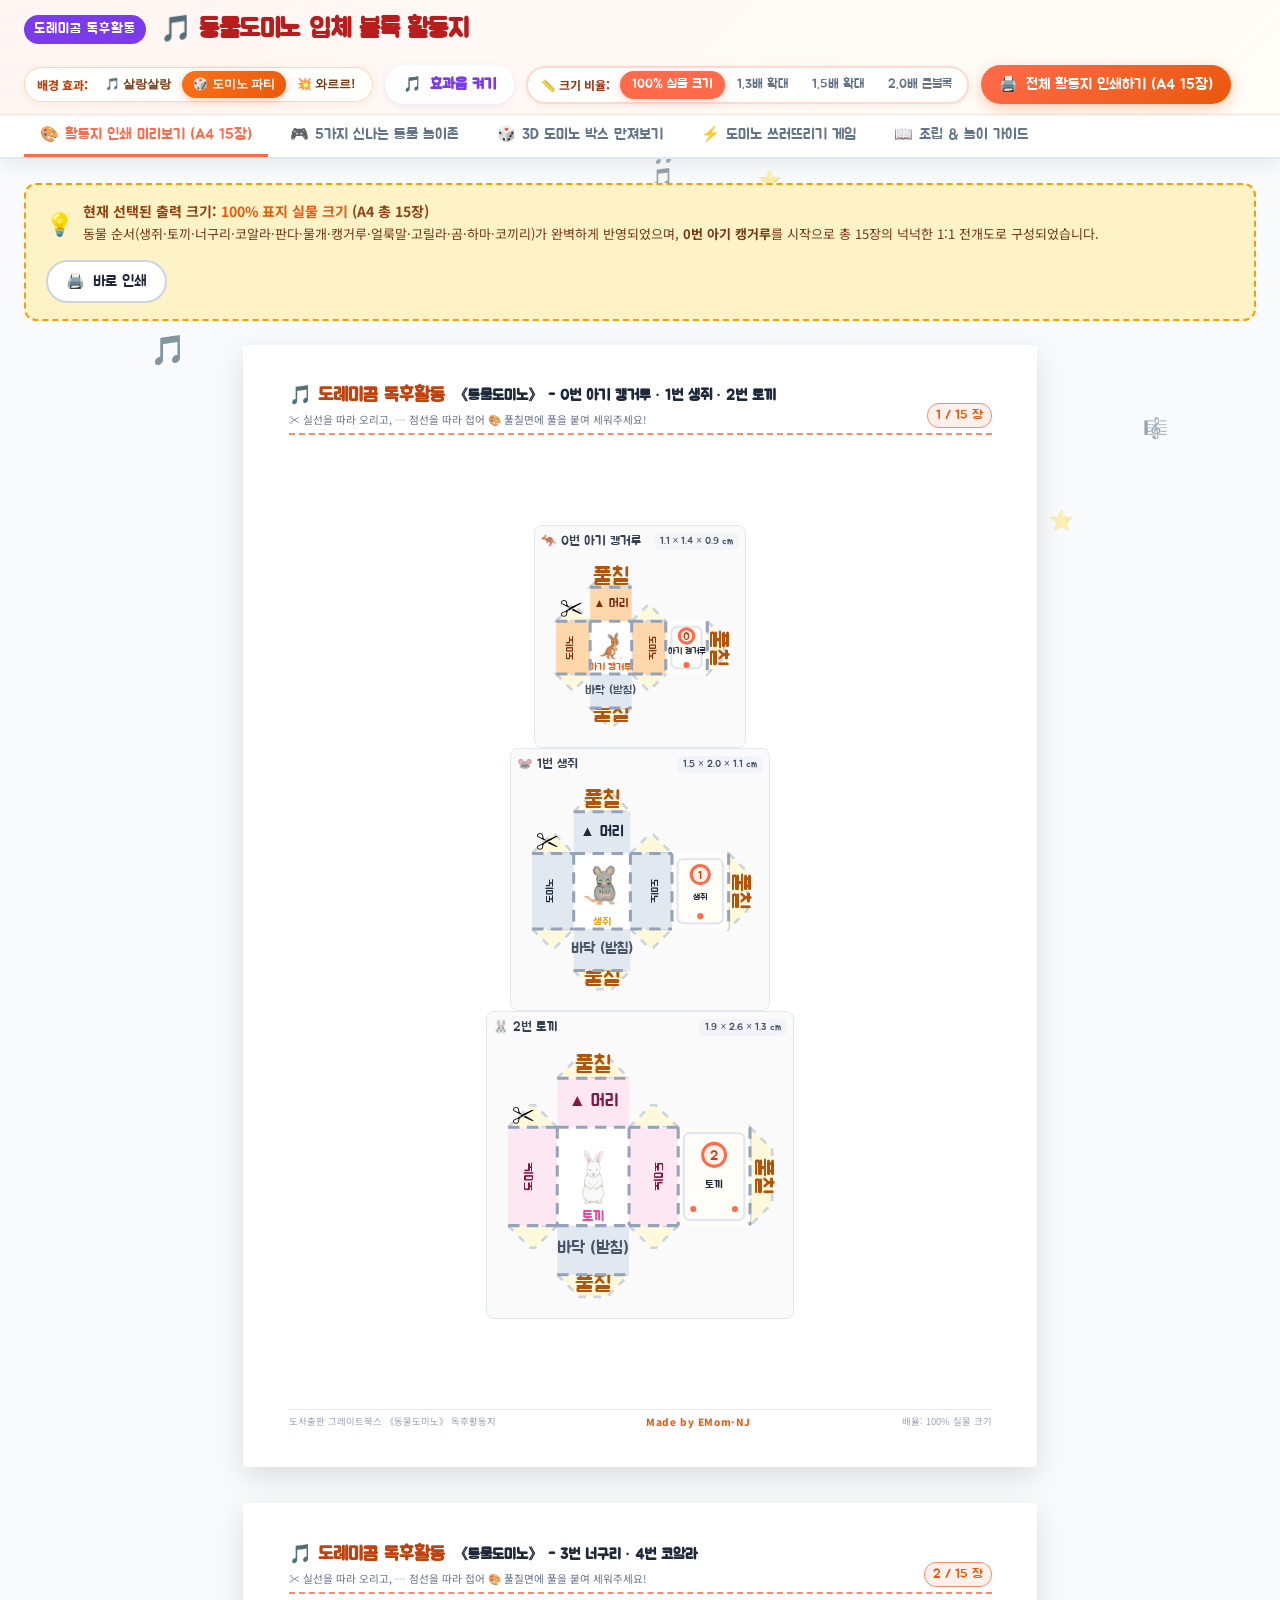
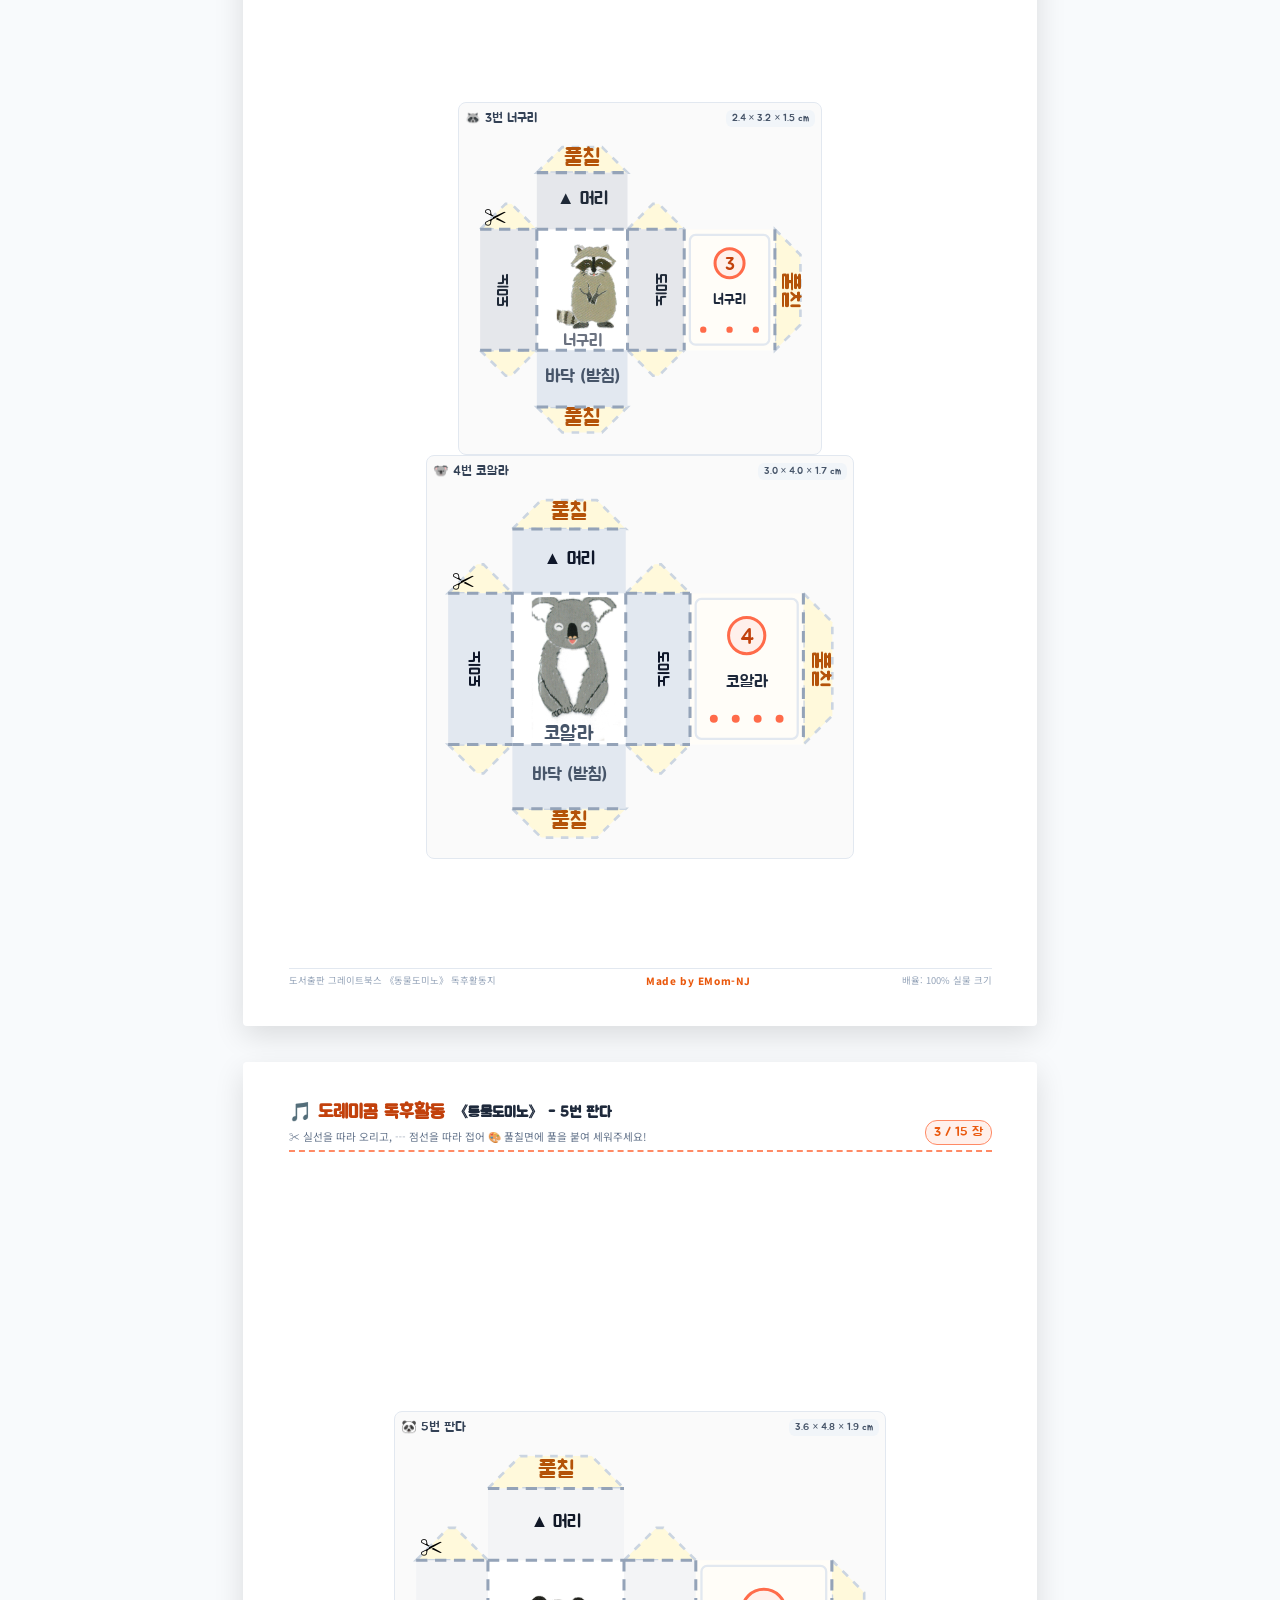
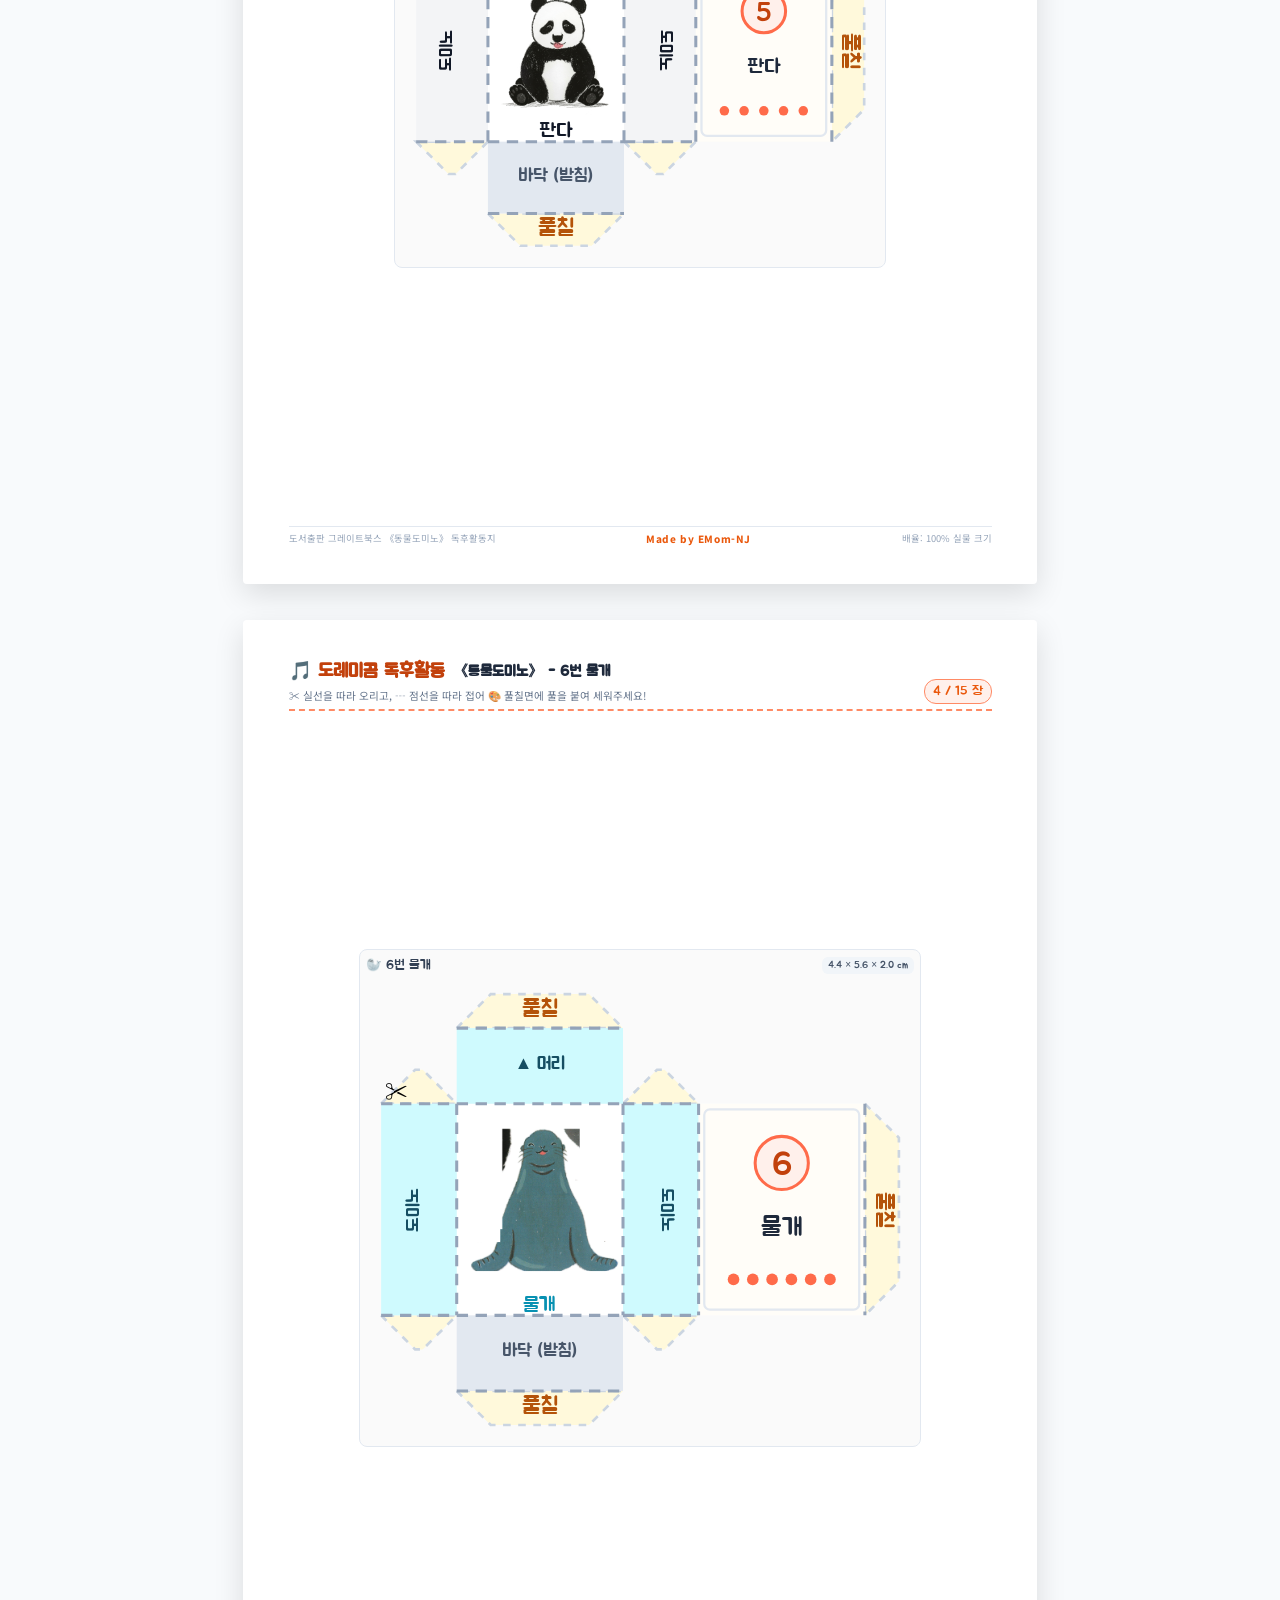
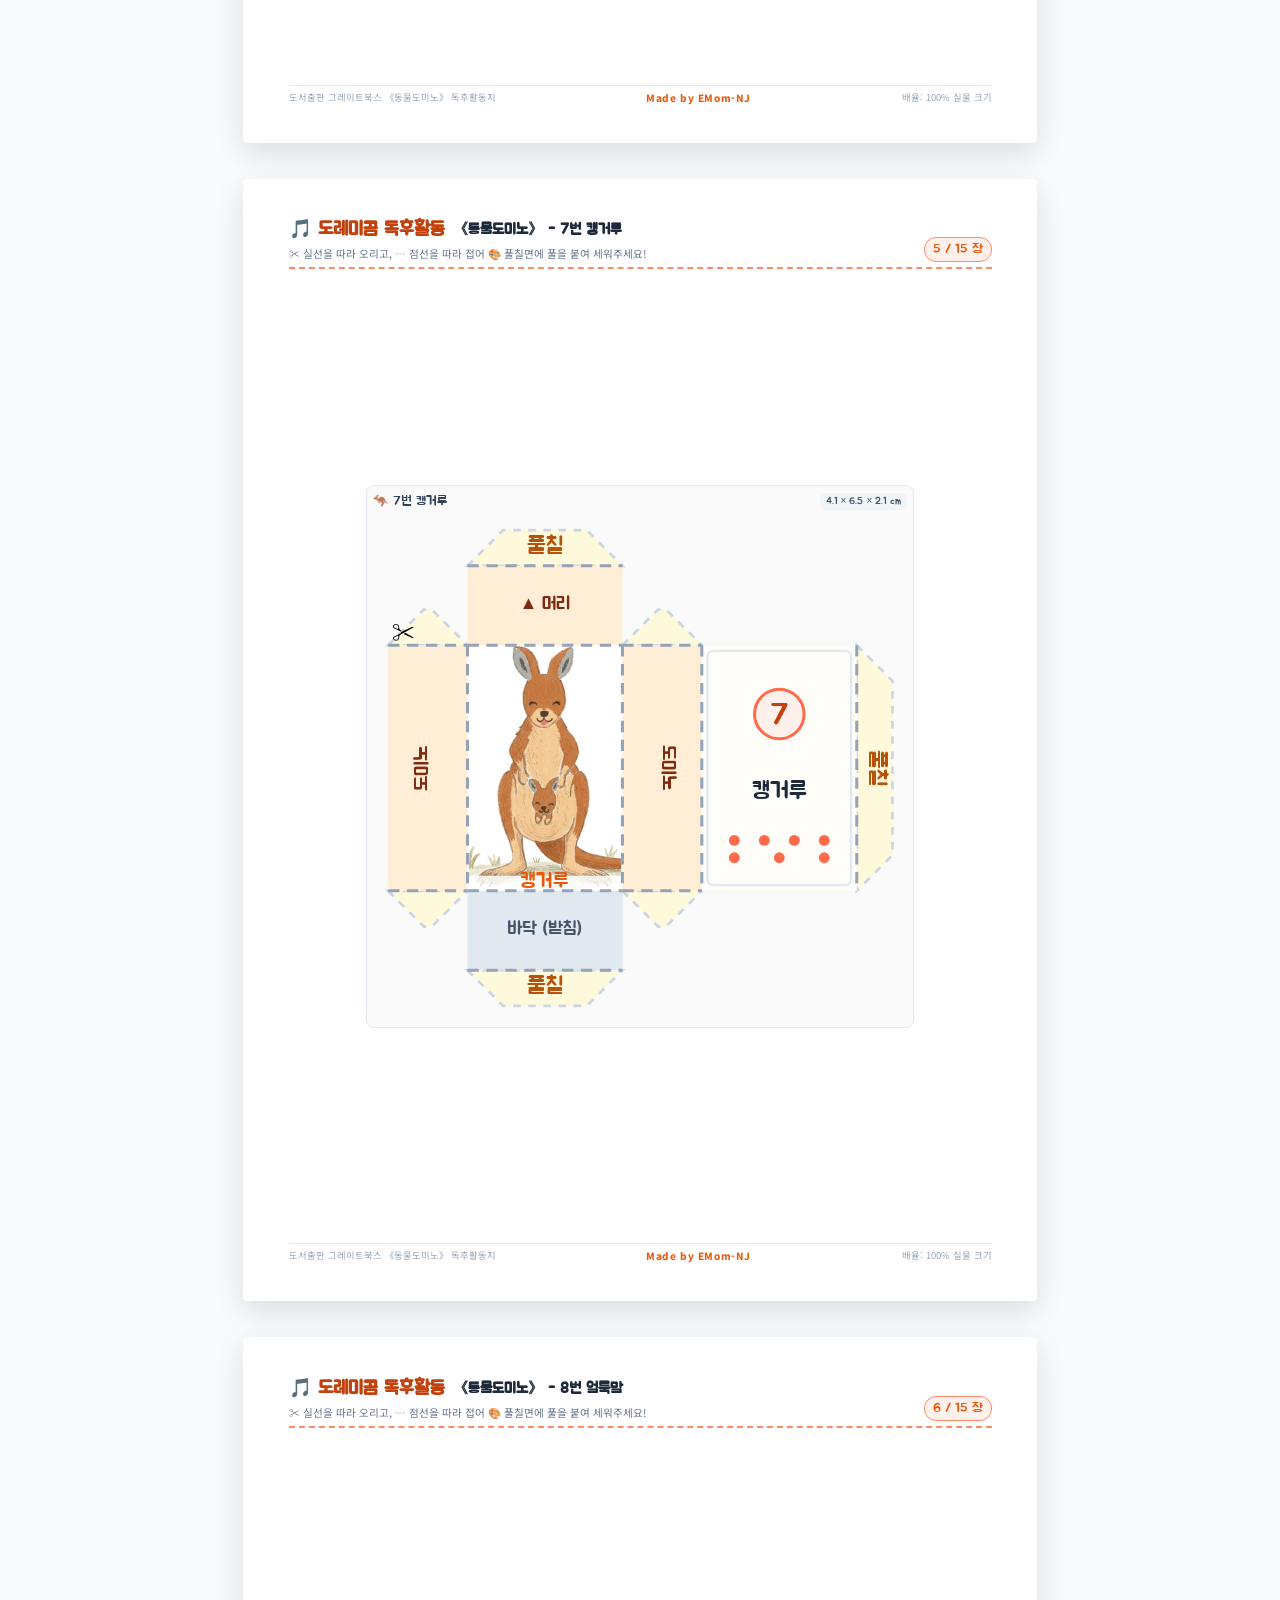
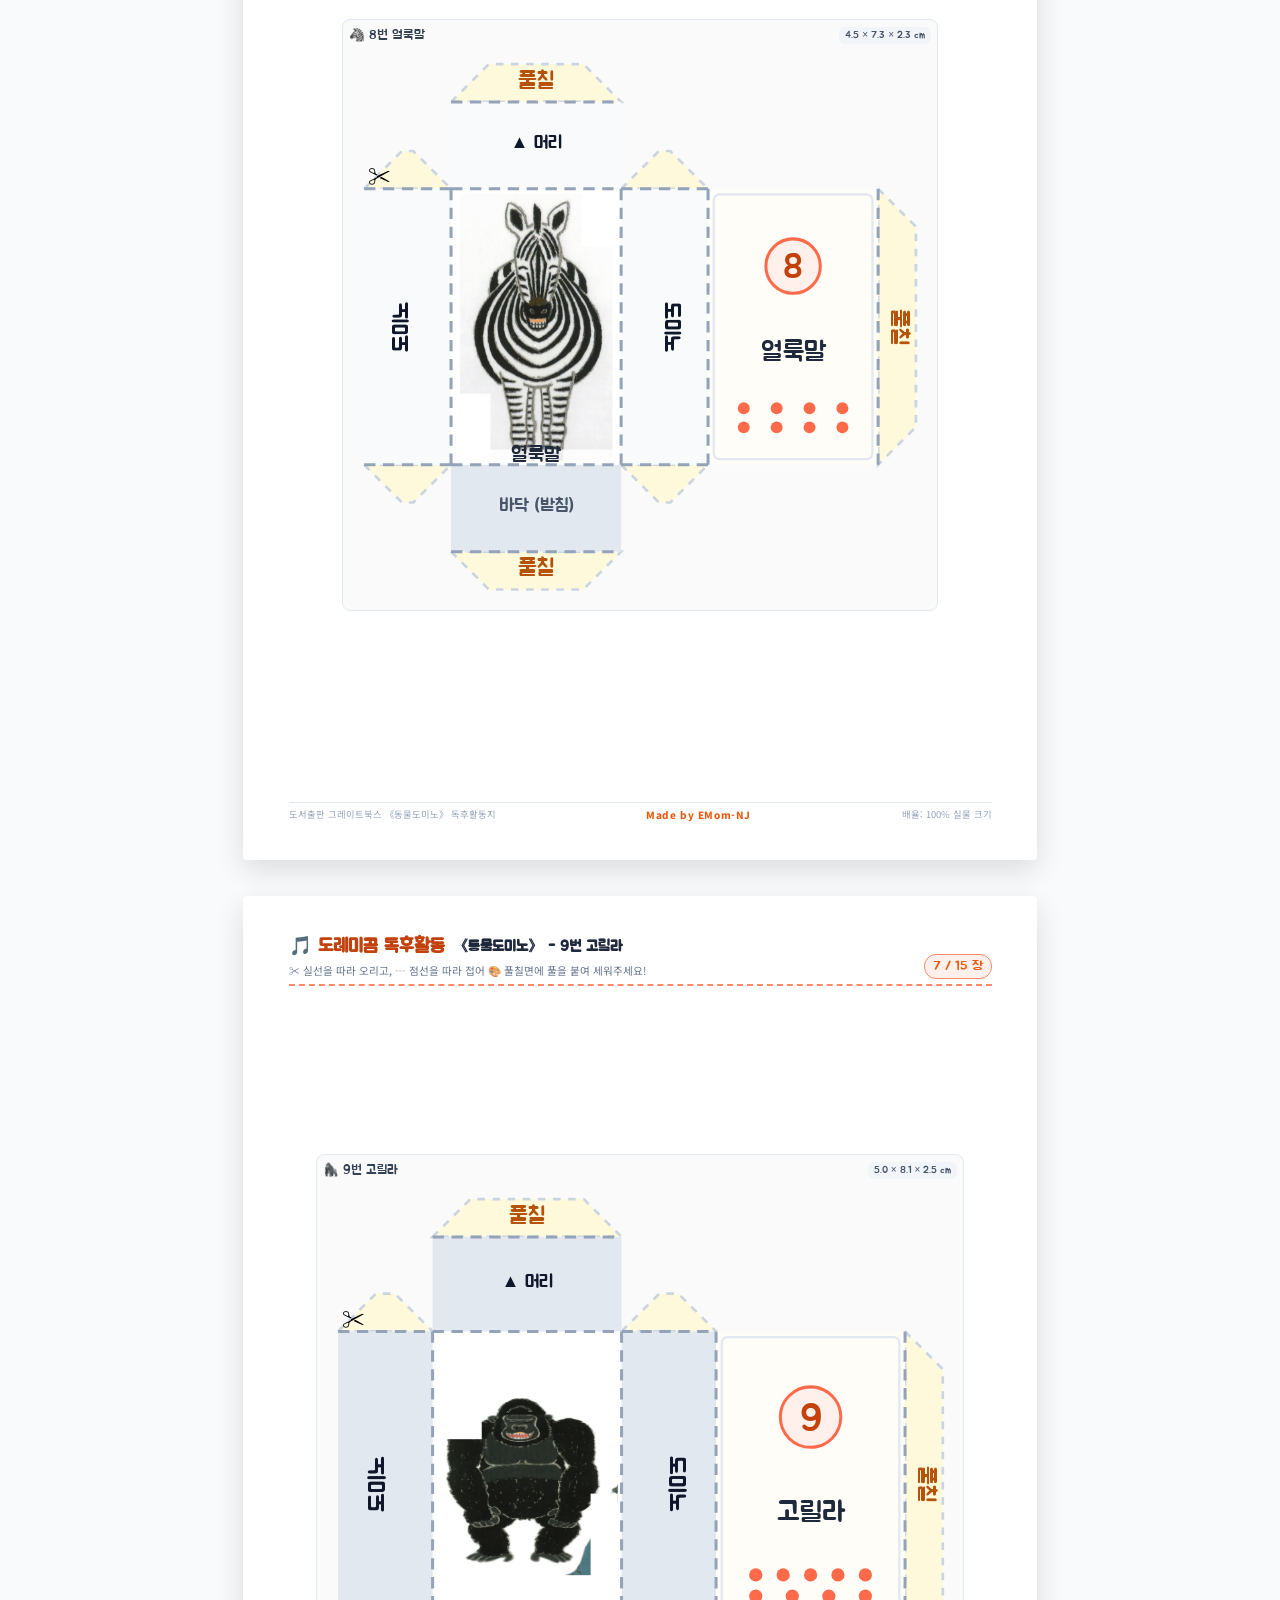
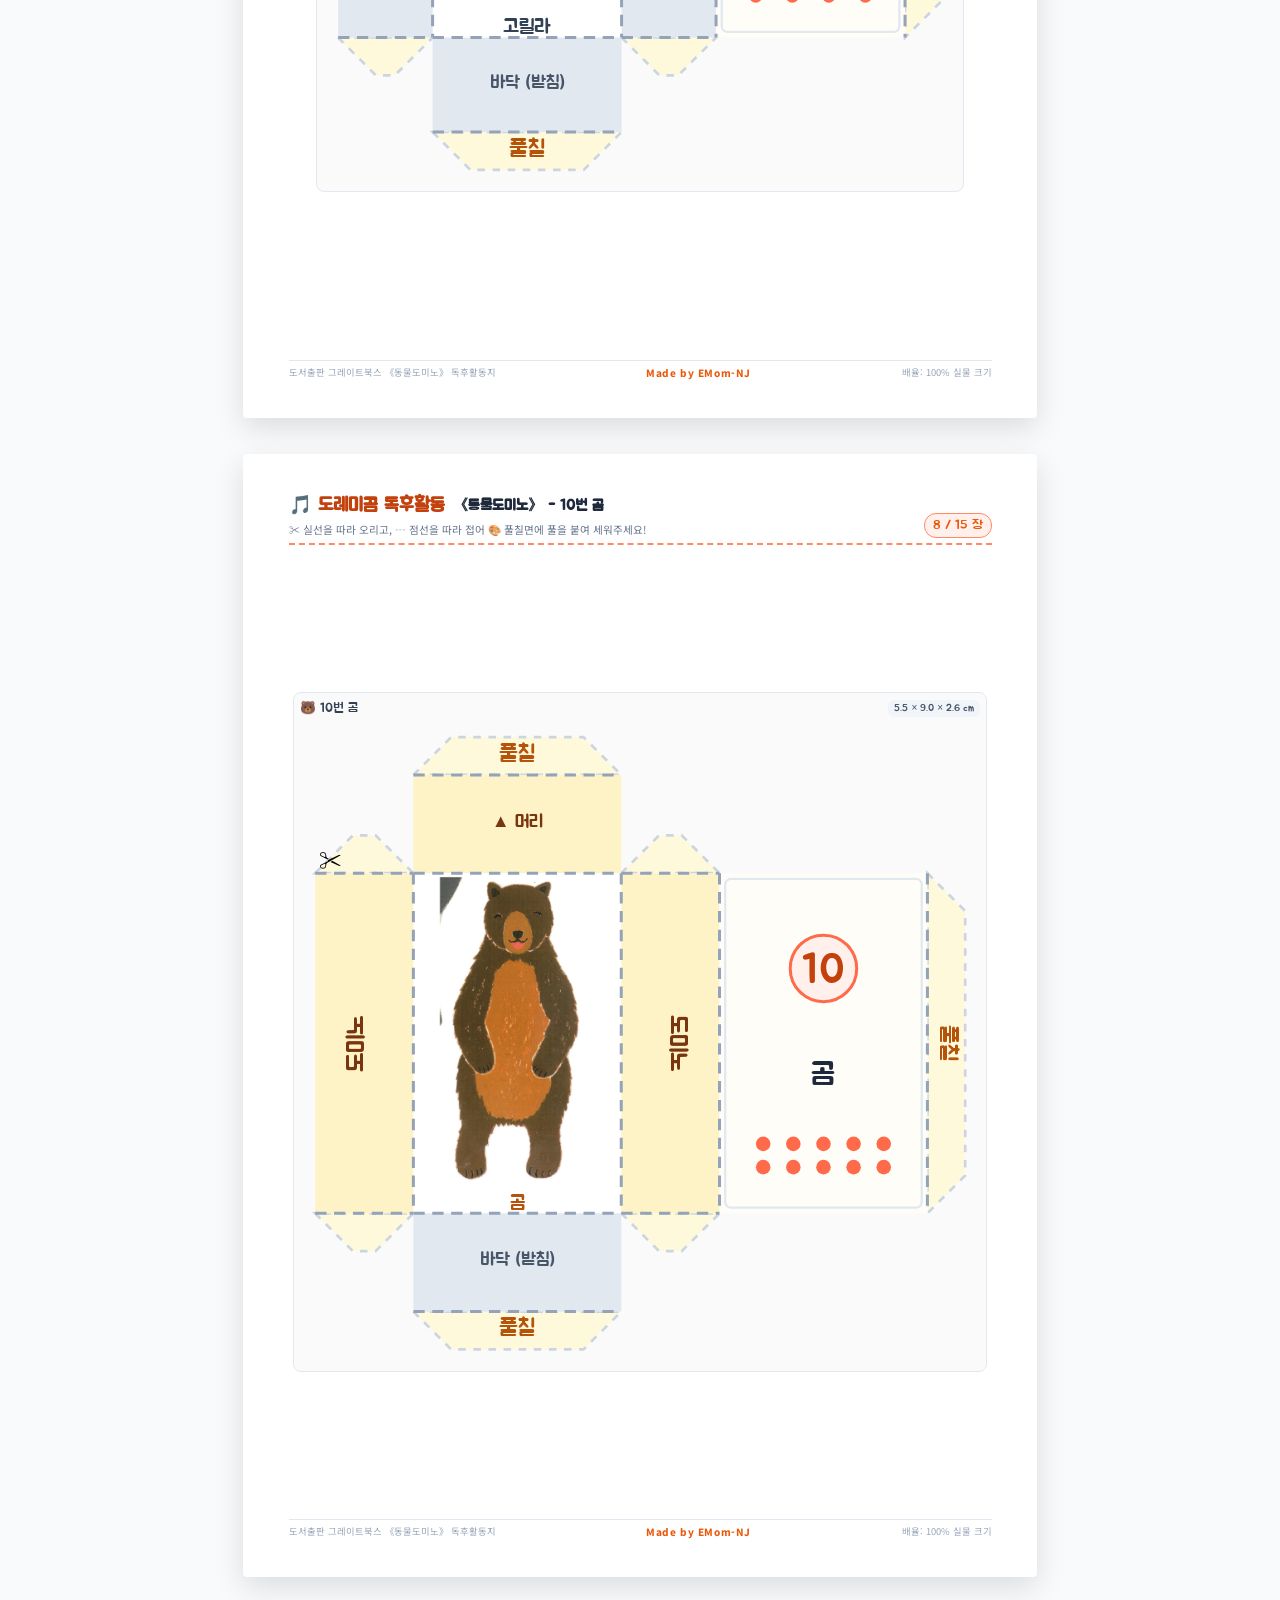
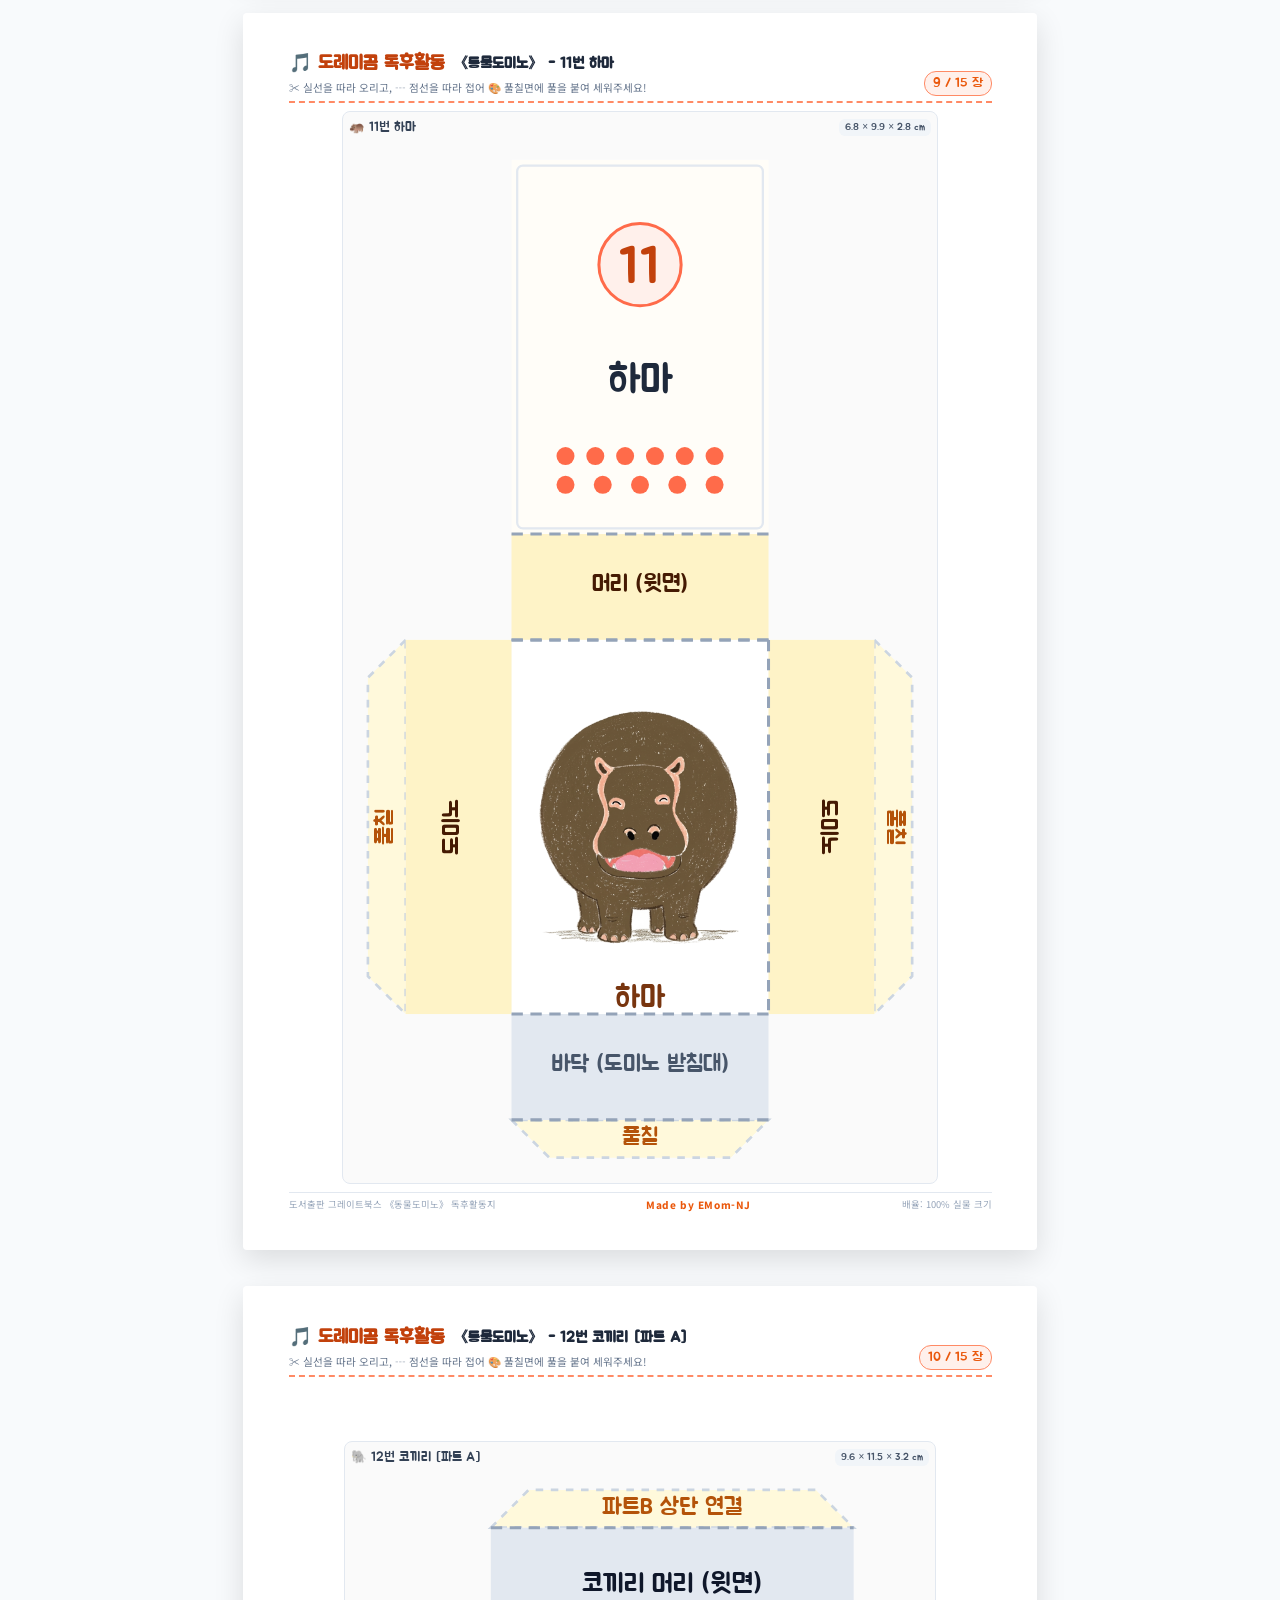
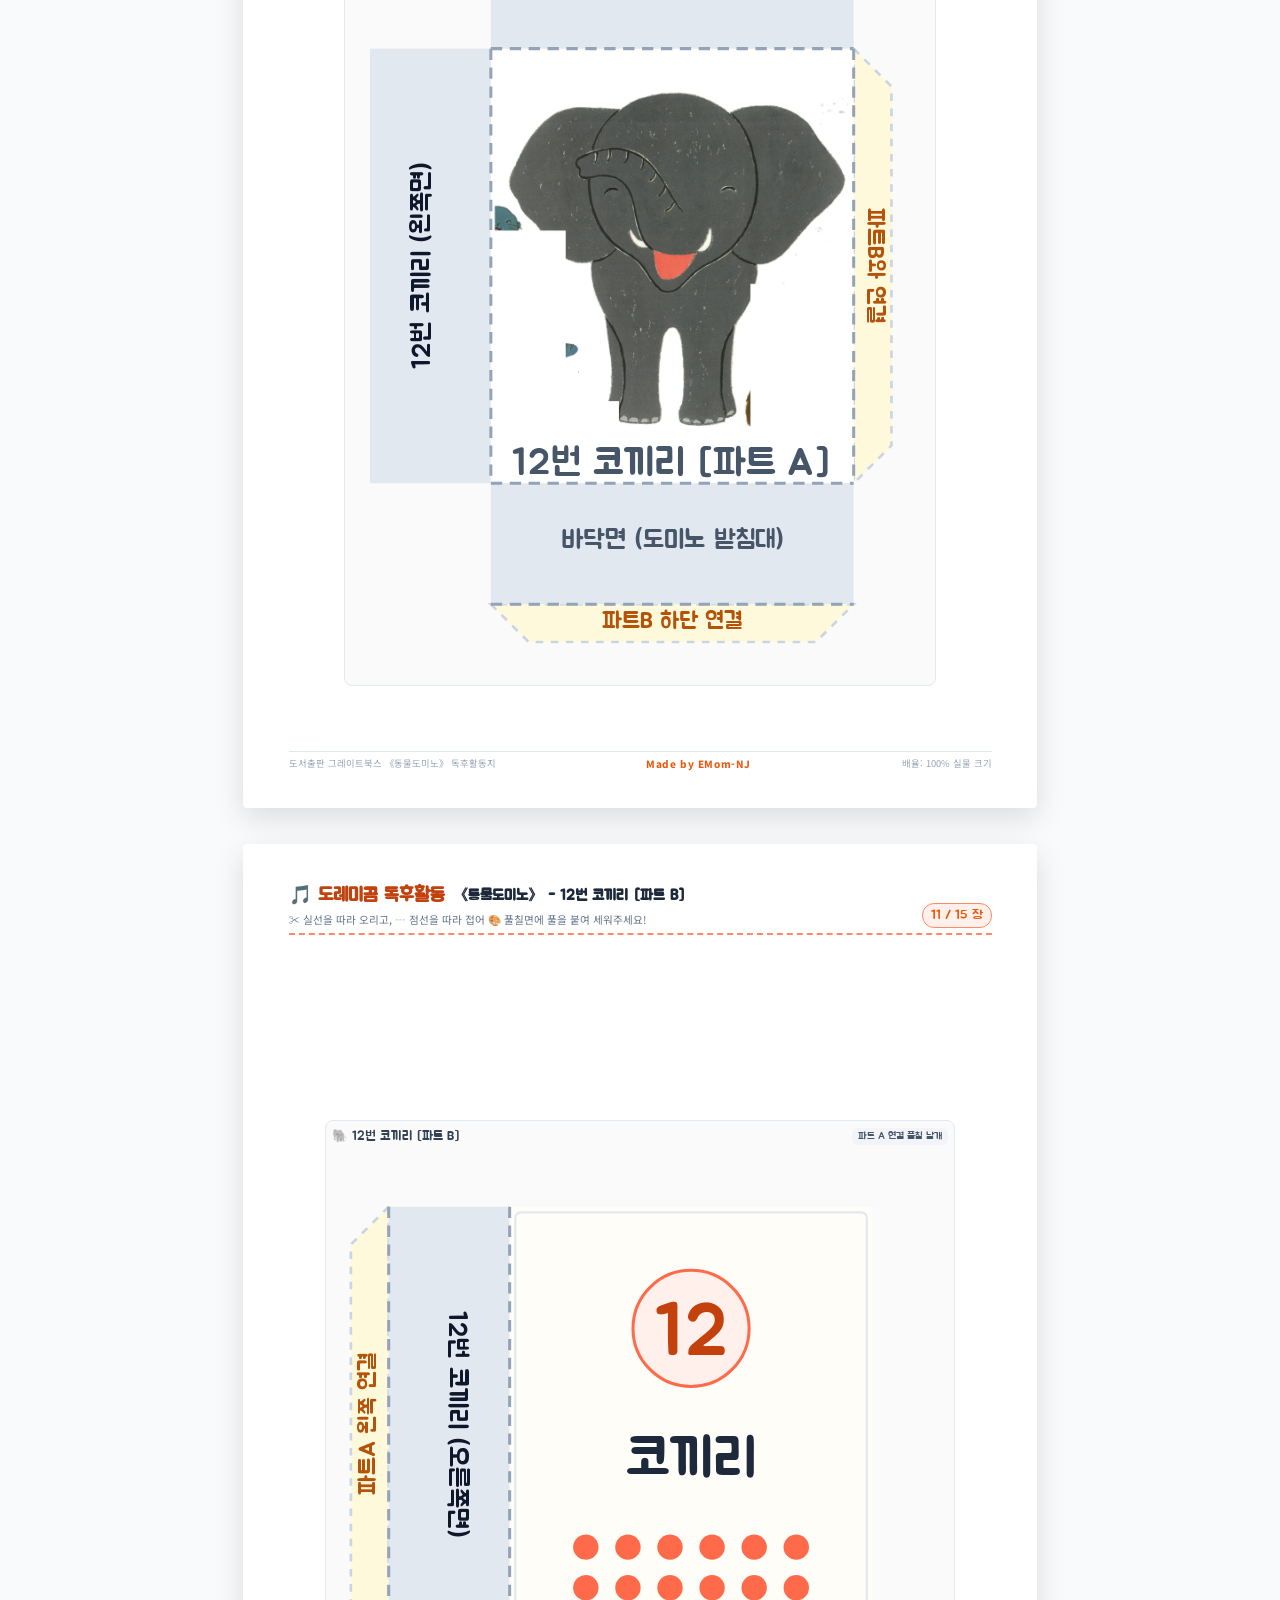
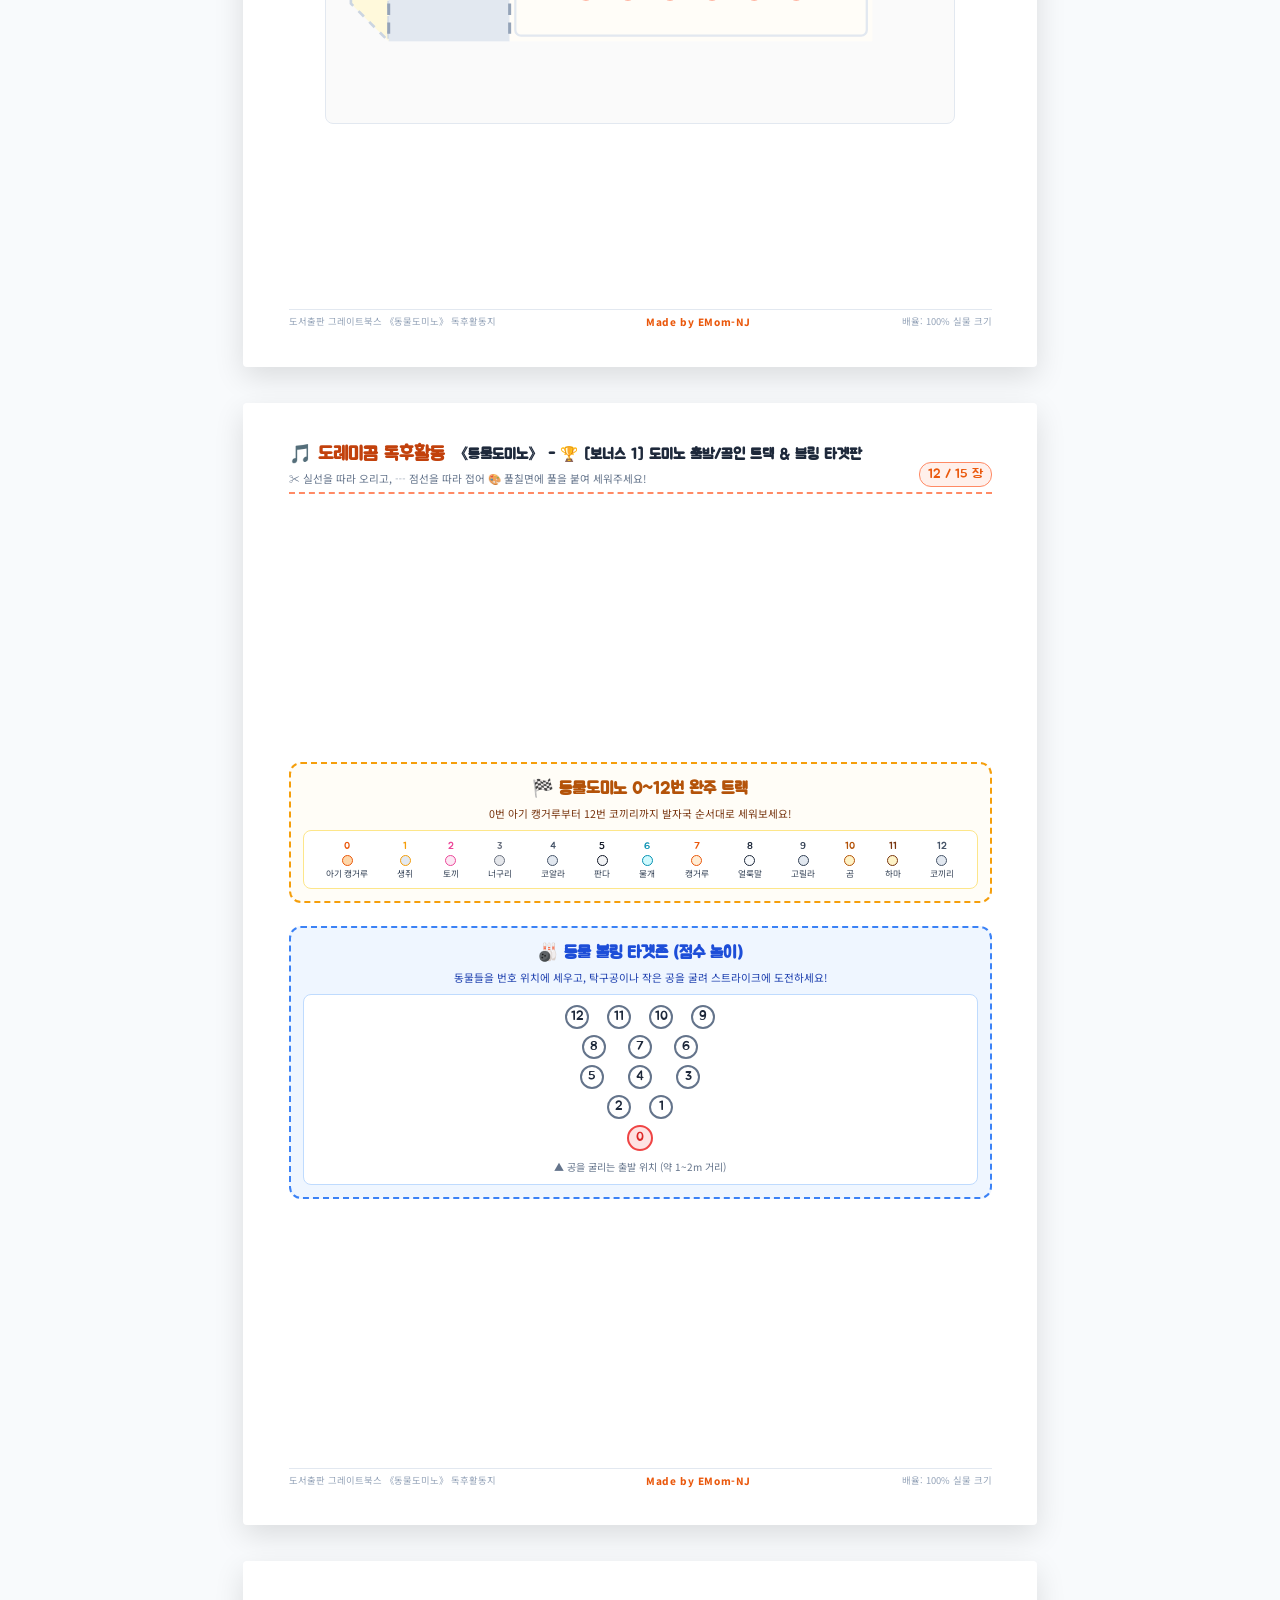
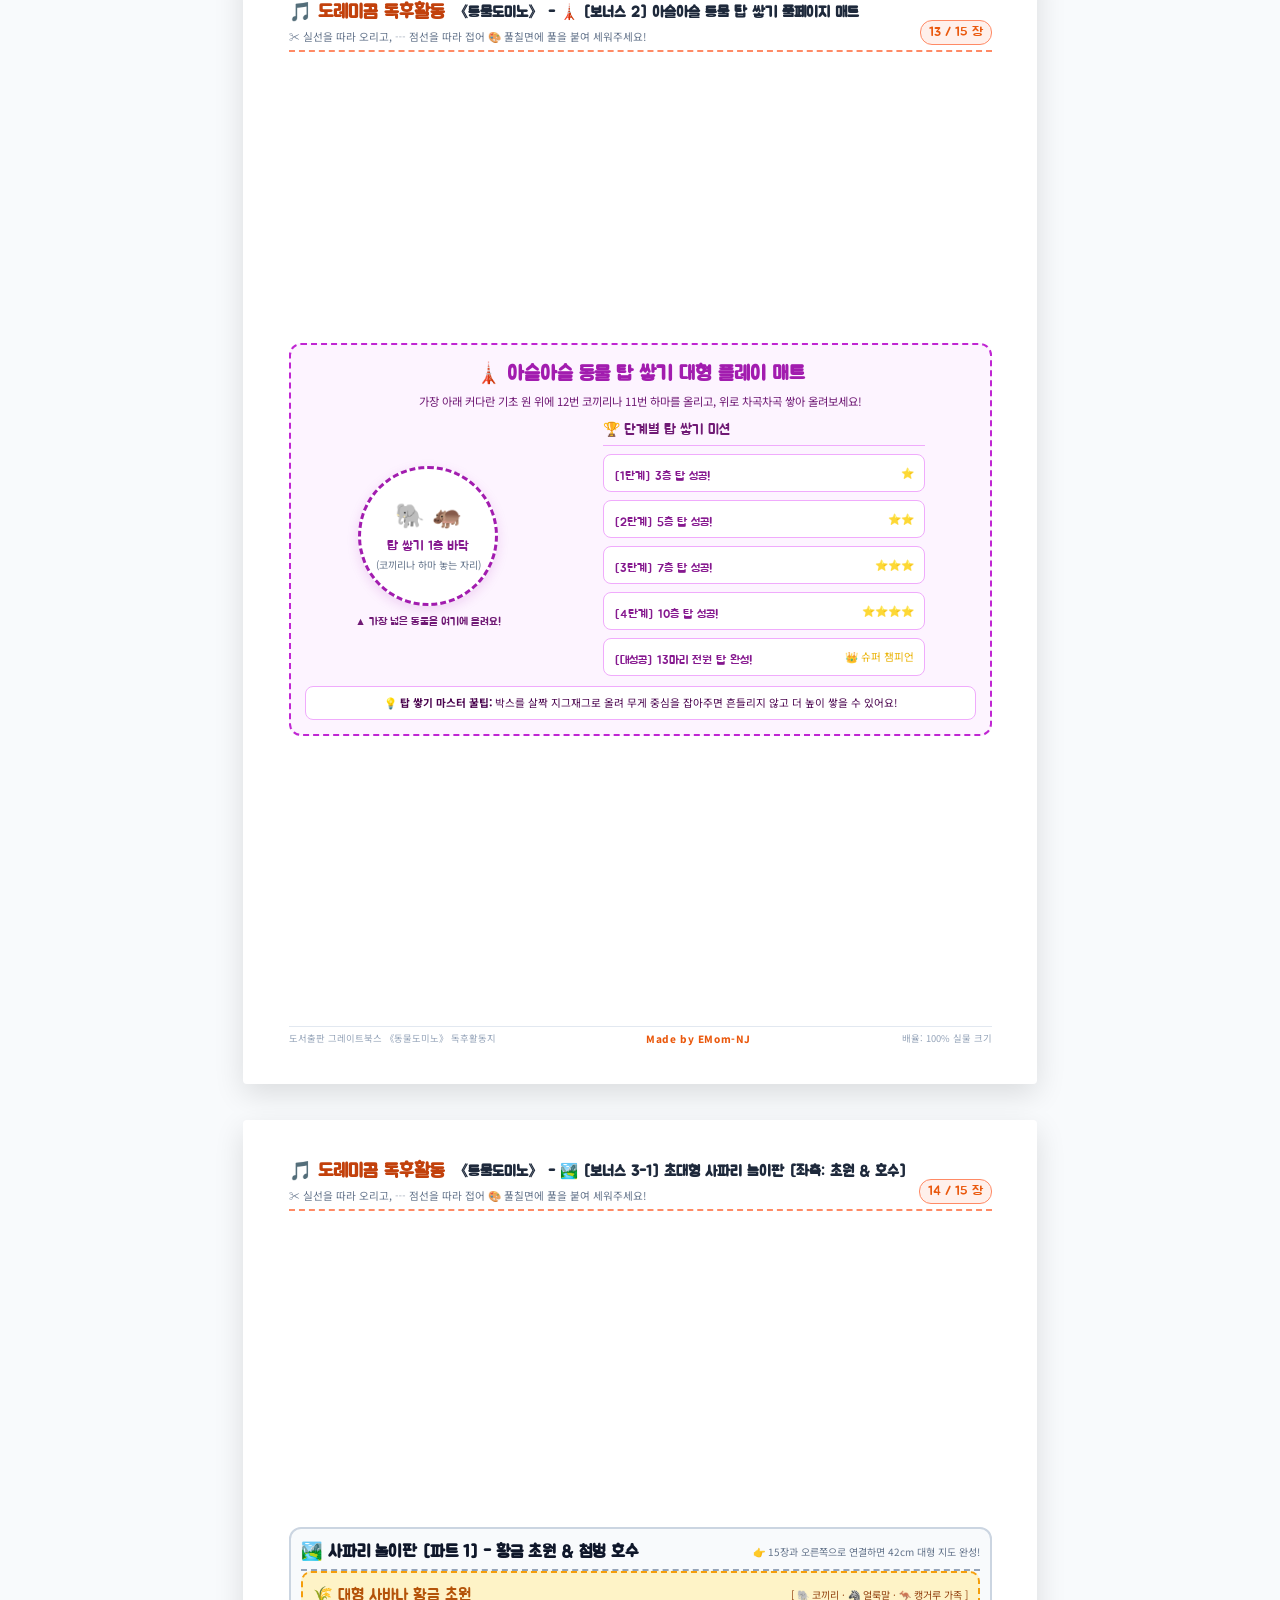
<file: 2_domino/index.html>
<!DOCTYPE html>
<html lang="ko">
<head>
  <meta charset="UTF-8">
  <meta name="viewport" content="width=device-width, initial-scale=1.0">
  <title>도레미곰 《동물도미노》 입체 도미노 박스 독후활동지 & 놀이존</title>
  <meta name="description" content="도레미곰 그림책 《동물도미노》 0번 아기 캥거루부터 12번 코끼리까지 13마리 동물들을 실제 표지 크기 그대로 3D 도미노 박스로 접어 직접 도미노 및 5가지 창의 놀이를 즐기는 프리미엄 독후활동지">
  <link rel="stylesheet" href="style.css">
</head>
<body>

  <!-- Dynamic Domino & Musical Notes Animated Background Canvas -->
  <canvas id="dominoBgCanvas" class="domino-bg-canvas"></canvas>

  <!-- 상단 헤더 및 네비게이션 탭 (화면 전용 Sticky 고정 바) -->
  <div class="sticky-top-bar no-print">
    <header class="app-header">
      <div class="header-container">
        <div class="brand-area">
          <div class="brand-badge">도레미곰 독후활동</div>
          <h1 class="brand-title">🎵 동물도미노 <span>입체 블록 활동지</span></h1>
        </div>

        <div class="header-actions">
          <!-- 배경 움직임 효과 조절기 -->
          <div class="motion-control-group" title="배경 움직임 테마 조절">
            <span class="motion-label">배경 효과:</span>
            <button class="motion-btn" data-mode="gentle">🎵 살랑살랑</button>
            <button class="motion-btn active" data-mode="party">🎲 도미노 파티</button>
            <button class="motion-btn" data-mode="rush">💥 와르르!</button>
          </div>

          <!-- 효과음 토글 버튼 -->
          <button id="dominoAudioBtn" class="btn btn-audio" title="도레미 실로폰 & 도미노 효과음">
            <span id="dominoAudioIcon">🎵</span> <span id="dominoAudioText">효과음 켜기</span>
          </button>

          <!-- 인쇄 크기 선택기 -->
          <div class="scale-selector">
            <label>📏 크기 비율:</label>
            <button class="scale-btn active" data-scale="1.0" title="표지에 인쇄된 실제 치수 그대로 출력">100% 실물 크기</button>
            <button class="scale-btn" data-scale="1.3" title="가위질과 조립이 조금 더 쉬운 1.3배 확대">1.3배 확대</button>
            <button class="scale-btn" data-scale="1.5" title="아이 손에 알맞은 1.5배 확대">1.5배 확대</button>
            <button class="scale-btn" data-scale="2.0" title="어린 유아용 큰 블록 2배 확대">2.0배 큰블록</button>
          </div>

          <!-- 인쇄 버튼 -->
          <button class="btn btn-primary" onclick="window.printAllSheets()">
            <span>🖨️</span> 전체 활동지 인쇄하기 (A4 15장)
          </button>
        </div>
      </div>
    </header>

    <!-- 네비게이션 탭 (Scroll Down 시 Freeze 고정) -->
    <nav class="nav-tabs-wrapper">
      <div class="nav-tabs">
        <button class="nav-tab active" data-tab="tab-print">
          <span>🎨</span> 활동지 인쇄 미리보기 (A4 15장)
        </button>
        <button class="nav-tab" data-tab="tab-playzone">
          <span>🎮</span> 5가지 신나는 동물 놀이존
        </button>
        <button class="nav-tab" data-tab="tab-3d">
          <span>🎲</span> 3D 도미노 박스 만져보기
        </button>
        <button class="nav-tab" data-tab="tab-game">
          <span>⚡</span> 도미노 쓰러뜨리기 게임
        </button>
        <button class="nav-tab" data-tab="tab-guide">
          <span>📖</span> 조립 & 놀이 가이드
        </button>
      </div>
    </nav>
  </div>

  <!-- 메인 컨텐츠 영역 -->
  <main class="main-content">

    <!-- 탭 1: 활동지 인쇄 미리보기 (A4 15장) -->
    <section id="tab-print" class="tab-pane active">
      <div class="info-banner no-print">
        <div class="info-text">
          <span style="font-size: 22px;">💡</span>
          <div>
            <strong>현재 선택된 출력 크기: <span id="current-scale-label" style="color: #EA580C;">100% 표지 실물 크기</span> (A4 총 15장)</strong>
            <div style="font-size: 13px; color: #78350F; margin-top: 2px;">
              동물 순서(생쥐·토끼·너구리·코알라·판다·물개·캥거루·얼룩말·고릴라·곰·하마·코끼리)가 완벽하게 반영되었으며, <strong>0번 아기 캥거루</strong>를 시작으로 총 15장의 넉넉한 1:1 전개도로 구성되었습니다.
            </div>
          </div>
        </div>
        <button class="btn btn-secondary" onclick="window.printAllSheets()">
          <span>🖨️</span> 바로 인쇄
        </button>
      </div>

      <!-- 동적으로 렌더링되는 A4 인쇄 시트들 -->
      <div id="sheets-container" class="sheets-grid"></div>
    </section>

    <!-- 탭 2: 5가지 창의 놀이존 -->
    <section id="tab-playzone" class="tab-pane">
      <div style="text-align: center; margin-bottom: 24px;">
        <h2 style="font-family: 'Jua', sans-serif; font-size: 28px; color: #1E293B;">
          🎉 도미노 박스로 즐기는 5가지 창의 놀이존!
        </h2>
        <p style="font-size: 15px; color: #64748B;">
          도미노 쓰러뜨리기뿐만 아니라, 완성된 입체 박스로 아이와 다양하고 신나게 놀 수 있는 창의 놀이들이 준비되어 있어요!
        </p>
      </div>

      <div class="play-zone-grid">
        <!-- 놀이 1: 아슬아슬 동물 탑 쌓기 -->
        <div class="play-card">
          <div>
            <div class="play-card-header">
              <div class="play-card-icon">🗼</div>
              <div>
                <h3 class="play-card-title">1. 아슬아슬 동물 탑 쌓기</h3>
                <span class="play-step-badge">소근육 발달 · 공간 감각</span>
              </div>
            </div>
            <div class="play-card-body">
              13페이지의 대형 기초 원 위에 가장 튼튼한 코끼리나 하마를 올리고, 위로 하나씩 쌓아 올리는 밸런스 타워 놀이예요!<br>
              <strong>도전 미션:</strong> 3마리 → 5마리 → 7마리 → 10마리 → 13마리 전원 탑 완성에 도전해보세요!
            </div>

            <div style="background: #F8FAFC; border: 1px solid #E2E8F0; border-radius: 10px; padding: 12px; margin-top: 10px;">
              <div style="font-size: 12px; font-weight: 700; color: #334155; margin-bottom: 6px;">
                🎮 화면에서 먼저 쌓아보기 (클릭하면 올라가요):
              </div>
              <div id="tower-picker-btns" style="display: flex; flex-wrap: wrap; gap: 4px; margin-bottom: 10px;"></div>
              
              <div style="background: #FFF; border: 1px dashed #CBD5E1; border-radius: 8px; min-height: 160px; display: flex; flex-direction: column; justify-content: flex-end; align-items: center; padding: 10px;">
                <div id="tower-visual-stage" style="display: flex; flex-direction: column; align-items: center; gap: 2px;"></div>
                <div style="width: 100px; height: 6px; background: #94A3B8; border-radius: 4px; margin-top: 4px;"></div>
              </div>

              <div style="display: flex; justify-content: space-between; align-items: center; margin-top: 8px;">
                <span style="font-family: 'Jua', sans-serif; font-size: 14px; color: #EA580C;">현재 탑 높이: <span id="tower-height-num">0 cm (0층)</span></span>
                <button class="btn btn-secondary" id="btn-reset-tower" style="font-size: 11px; padding: 4px 10px;">초기화</button>
              </div>
            </div>
          </div>
        </div>

        <!-- 놀이 2: 누가누가 더 클까? 동물 크기 배틀 퀴즈 -->
        <div class="play-card">
          <div>
            <div class="play-card-header">
              <div class="play-card-icon">📏</div>
              <div>
                <h3 class="play-card-title">2. 누가누가 더 클까? 크기 배틀</h3>
                <span class="play-step-badge">비교 측정 · 수학적 사고</span>
              </div>
            </div>
            <div class="play-card-body">
              두 마리 동물 박스를 마주 대어보며 "누가 더 클까?" 퀴즈를 맞추는 놀이예요!<br>
              0번 아기 캥거루부터 12번째 코끼리까지 크기 순서로 정렬하는 감각을 길러줍니다.
            </div>

            <div style="background: #F0FDF4; border: 1px solid #BBF7D0; border-radius: 10px; padding: 14px; margin-top: 10px; text-align: center;">
              <div style="font-family: 'Jua', sans-serif; font-size: 15px; color: #15803D; margin-bottom: 8px;">
                ❓ 퀴즈: 두 동물 중 누가 더 키가 클까요?
              </div>
              <div style="display: flex; justify-content: space-around; gap: 10px; margin-bottom: 10px;">
                <button class="btn btn-secondary" id="quiz-opt-1" onclick="answerQuiz(1)" style="flex: 1; padding: 12px 6px;"></button>
                <button class="btn btn-secondary" id="quiz-opt-2" onclick="answerQuiz(2)" style="flex: 1; padding: 12px 6px;"></button>
              </div>
              <div id="quiz-result-msg" style="display: none; padding: 8px; border-radius: 8px; font-family: 'Jua', sans-serif; font-size: 13px;"></div>
            </div>
          </div>
        </div>

        <!-- 놀이 3: 동물 볼링 & 타겟 점수 놀이 -->
        <div class="play-card">
          <div>
            <div class="play-card-header">
              <div class="play-card-icon">🎳</div>
              <div>
                <h3 class="play-card-title">3. 동물 볼링 & 타겟 슛</h3>
                <span class="play-step-badge">신체 협응 · 덧셈 놀이</span>
              </div>
            </div>
            <div class="play-card-body">
              12페이지의 삼각형 과녁에 동물들을 세우고, 작은 공이나 미니카를 굴려 스트라이크 도전!<br>
              쓰러진 박스 뒷면의 번호(0~12점)를 더해 점수를 계산해보세요.
            </div>

            <div style="background: #EFF6FF; border: 1px solid #BFDBFE; border-radius: 10px; padding: 12px; margin-top: 10px;">
              <div style="font-size: 12px; font-weight: 700; color: #1E40AF; margin-bottom: 6px;">
                🎯 넘어뜨린 동물을 체크해보세요:
              </div>
              <div id="bowling-checklist" style="max-height: 85px; overflow-y: auto; background: #FFF; padding: 6px; border-radius: 6px; border: 1px solid #DBEAFE;"></div>
              <div style="display: flex; justify-content: space-between; align-items: center; margin-top: 8px;">
                <div>
                  <span id="bowling-knockdown-count" style="font-size: 11px; color: #64748B;">넘어뜨린 동물: 0 / 13 마리</span>
                  <div id="bowling-total-score" style="font-family: 'Jua', sans-serif; font-size: 16px; color: #1D4ED8;">0 점</div>
                </div>
                <button class="btn btn-secondary" onclick="resetBowling()" style="font-size: 11px; padding: 4px 10px;">점수 초기화</button>
              </div>
            </div>
          </div>
        </div>

        <!-- 놀이 4: 초대형 도레미 사파리 마을 어드벤처 -->
        <div class="play-card">
          <div>
            <div class="play-card-header">
              <div class="play-card-icon">🏞️</div>
              <div>
                <h3 class="play-card-title">4. 초대형 사파리 마을 역할놀이</h3>
                <span class="play-step-badge">언어 표현력 · 공간 역할극</span>
              </div>
            </div>
            <div class="play-card-body">
              14페이지와 15페이지를 나란히 붙이면 <strong>42cm 초대형 사파리 지도</strong>가 완성됩니다!<br>
              12cm 코끼리 쉼터, 9cm 하마 목욕탕, 캥거루 모자 점핑 초원 등 실물 박스가 쏙 들어가는 넉넉한 공간에서 친구들과 신나는 모험 이야기를 만들어보세요!
            </div>
          </div>
        </div>

        <!-- 놀이 5: 꼭꼭 숨어라! 동물 탐정 보물찾기 -->
        <div class="play-card">
          <div>
            <div class="play-card-header">
              <div class="play-card-icon">🕵️</div>
              <div>
                <h3 class="play-card-title">5. 꼭꼭 숨어라! 동물 탐정 보물찾기</h3>
                <span class="play-step-badge">관찰력 · 주의 집중력</span>
              </div>
            </div>
            <div class="play-card-body">
              박스 밑면이 열리는 입체 박스의 장점을 활용한 보물찾기 게임!<br>
              부모님이 동물 박스 중 하나 안에 작은 간식(젤리, 스티커)을 숨겨두고, 힌트 수수께끼를 내어 아이가 동물을 찾아 열어보는 탐정 놀이입니다.
            </div>
          </div>
        </div>

        <!-- 놀이 6: 구슬 미로 탈출 & 릴레이 레이스 -->
        <div class="play-card">
          <div>
            <div class="play-card-header">
              <div class="play-card-icon">🏎️</div>
              <div>
                <h3 class="play-card-title">6. 동물 블록 미로 탈출</h3>
                <span class="play-step-badge">문제 해결력 · 창의적 구성</span>
              </div>
            </div>
            <div class="play-card-body">
              13마리 동물 박스를 길 양쪽에 벽처럼 세워 구불구불한 미로 길을 만들고, 그 사이로 탁구공이나 미니카를 굴려 빠져나가는 미로 탈출 챌린지를 즐겨보세요!
            </div>
          </div>
        </div>
      </div>
    </section>

    <!-- 탭 3: 3D 도미노 박스 뷰어 -->
    <section id="tab-3d" class="tab-pane">
      <div class="viewer-3d-layout">
        <aside class="animal-picker-panel">
          <div class="panel-title"><span>🐾</span> 동물 선택하기 (13종)</div>
          <div id="animal-pick-list" class="animal-list-cards"></div>
        </aside>

        <div class="stage-3d-panel">
          <div class="stage-header-info" id="stage-animal-info"></div>

          <div class="stage-viewport" id="stage-viewport" title="마우스로 드래그하여 360도 회전해 보세요!">
            <div class="box-3d-wrapper" id="box-3d"></div>
          </div>

          <div class="stage-controls">
            <button class="btn btn-primary" id="btn-toggle-fold">펼쳐서 전개도 보기</button>
            <div style="font-size: 13px; color: var(--text-muted); display: flex; align-items: center; gap: 4px;">
              <span>🖱️</span> 마우스나 손가락으로 드래그하면 360° 자유 회전됩니다.
            </div>
          </div>
        </div>
      </div>
    </section>

    <!-- 탭 4: 도미노 쓰러뜨리기 시뮬레이터 -->
    <section id="tab-game" class="tab-pane">
      <div class="domino-sim-container">
        <h2 style="font-family: 'Jua', sans-serif; font-size: 26px; color: #0369A1; margin-bottom: 8px;">
          ⚡ 동물도미노 연쇄 쓰러뜨리기!
        </h2>
        <p style="font-size: 14px; color: #0284C7; margin-bottom: 24px;">
          엄마 주머니에서 쏙 나온 0번 아기 캥거루부터 12번 코끼리까지 크기 순서대로 서 있어요! 아기 캥거루를 톡 건드려 보세요!
        </p>

        <div class="sim-track-viewport">
          <div class="sim-track-floor"></div>
          <div class="sim-domino-line" id="sim-domino-line"></div>
        </div>

        <div id="domino-success-banner" style="display: none; margin-top: 20px; padding: 16px; background: #DCFCE7; border: 2px solid #22C55E; border-radius: 12px;">
          <h3 style="font-family: 'Jua', sans-serif; font-size: 22px; color: #15803D;">🎉 와아! 13마리 동물도미노 완벽 성공!</h3>
          <p style="font-size: 14px; color: #166534; margin-top: 4px;">가장 작은 아기 캥거루가 넘어져서 커다란 코끼리까지 차례대로 쓰러졌어요!</p>
        </div>

        <div class="sim-controls-bar">
          <button class="btn btn-primary" id="btn-push-domino" style="font-size: 18px; padding: 12px 28px;">
            <span>👉</span> 아기 캥거루 톡! 밀어보기
          </button>
          <button class="btn btn-secondary" id="btn-reset-domino" style="font-size: 16px;">
            <span>🔄</span> 다시 세우기
          </button>
        </div>
      </div>
    </section>

    <!-- 탭 5: 조립 & 놀이 가이드 -->
    <section id="tab-guide" class="tab-pane">
      <div class="guide-container">
        <div class="guide-card">
          <h3><span>✂️</span> 뚝딱뚝딱 도미노 박스 만들기 팁</h3>
          <ul class="guide-step-list">
            <li>
              <span class="guide-step-num">1</span>
              <div>
                <strong>가위로 오리기</strong><br>
                검정색 굵은 실선(✂️)을 따라 외곽선을 오려주세요. 아기 캥거루와 생쥐는 크기가 작으니 부모님이 조심조심 오려주시면 좋아요.
              </div>
            </li>
            <li>
              <span class="guide-step-num">2</span>
              <div>
                <strong>접는 선 꾹꾹 누르기</strong><br>
                점선(┄)을 따라 자를 대고 손톱으로 꾹꾹 접어두면 박스 모양이 반듯하게 각 잡혀 훨씬 잘 서요.
              </div>
            </li>
            <li>
              <span class="guide-step-num">3</span>
              <div>
                <strong>풀칠 날개 붙이기</strong><br>
                노란색 '풀칠' 면에 딱풀이나 양면테이프를 붙여 4개 옆면과 윗면/바닥을 마감해요.
              </div>
            </li>
            <li>
              <span class="guide-step-num">4</span>
              <div>
                <strong>코끼리 조립 팁</strong><br>
                12번 코끼리는 2장(파트A, 파트B)으로 나뉘어 있어요. 번호 날개끼리 맞대어 붙여주면 거대한 대장 코끼리가 튼튼하게 완성됩니다!
              </div>
            </li>
          </ul>
        </div>

        <div class="guide-card">
          <h3><span>💬</span> 아이와 나누는 도레미곰 대화 팁</h3>
          <ul class="guide-step-list">
            <li>
              <span class="guide-step-num">?</span>
              <div>
                "엄마 배에서 나온 아기 캥거루가 생쥐보다도 작았네! 아기 캥거루가 톡 쓰러지면 어떻게 될까?"
              </div>
            </li>
            <li>
              <span class="guide-step-num">?</span>
              <div>
                "하마와 곰 중에 누가 더 키가 크고, 누가 더 뚱뚱할까? 박스를 서로 맞대어 볼까?"
              </div>
            </li>
            <li>
              <span class="guide-step-num">?</span>
              <div>
                "우리가 직접 만든 동물도미노로 사파리 마을 여행도 떠나보고, 높이높이 탑도 쌓아볼까?"
              </div>
            </li>
          </ul>
        </div>
      </div>
    </section>

  </main>

  <footer style="text-align: center; padding: 24px 0 20px; font-size: 13px; color: #94A3B8; border-top: 1px solid #E2E8F0; margin-top: 30px;" class="no-print">
    도레미곰 《동물도미노》 인터랙티브 독후활동지 · <strong style="color: #EA580C; font-weight: 800;">Made by EMom-NJ</strong>
  </footer>

  <script src="script.js"></script>
</body>
</html>
</file>
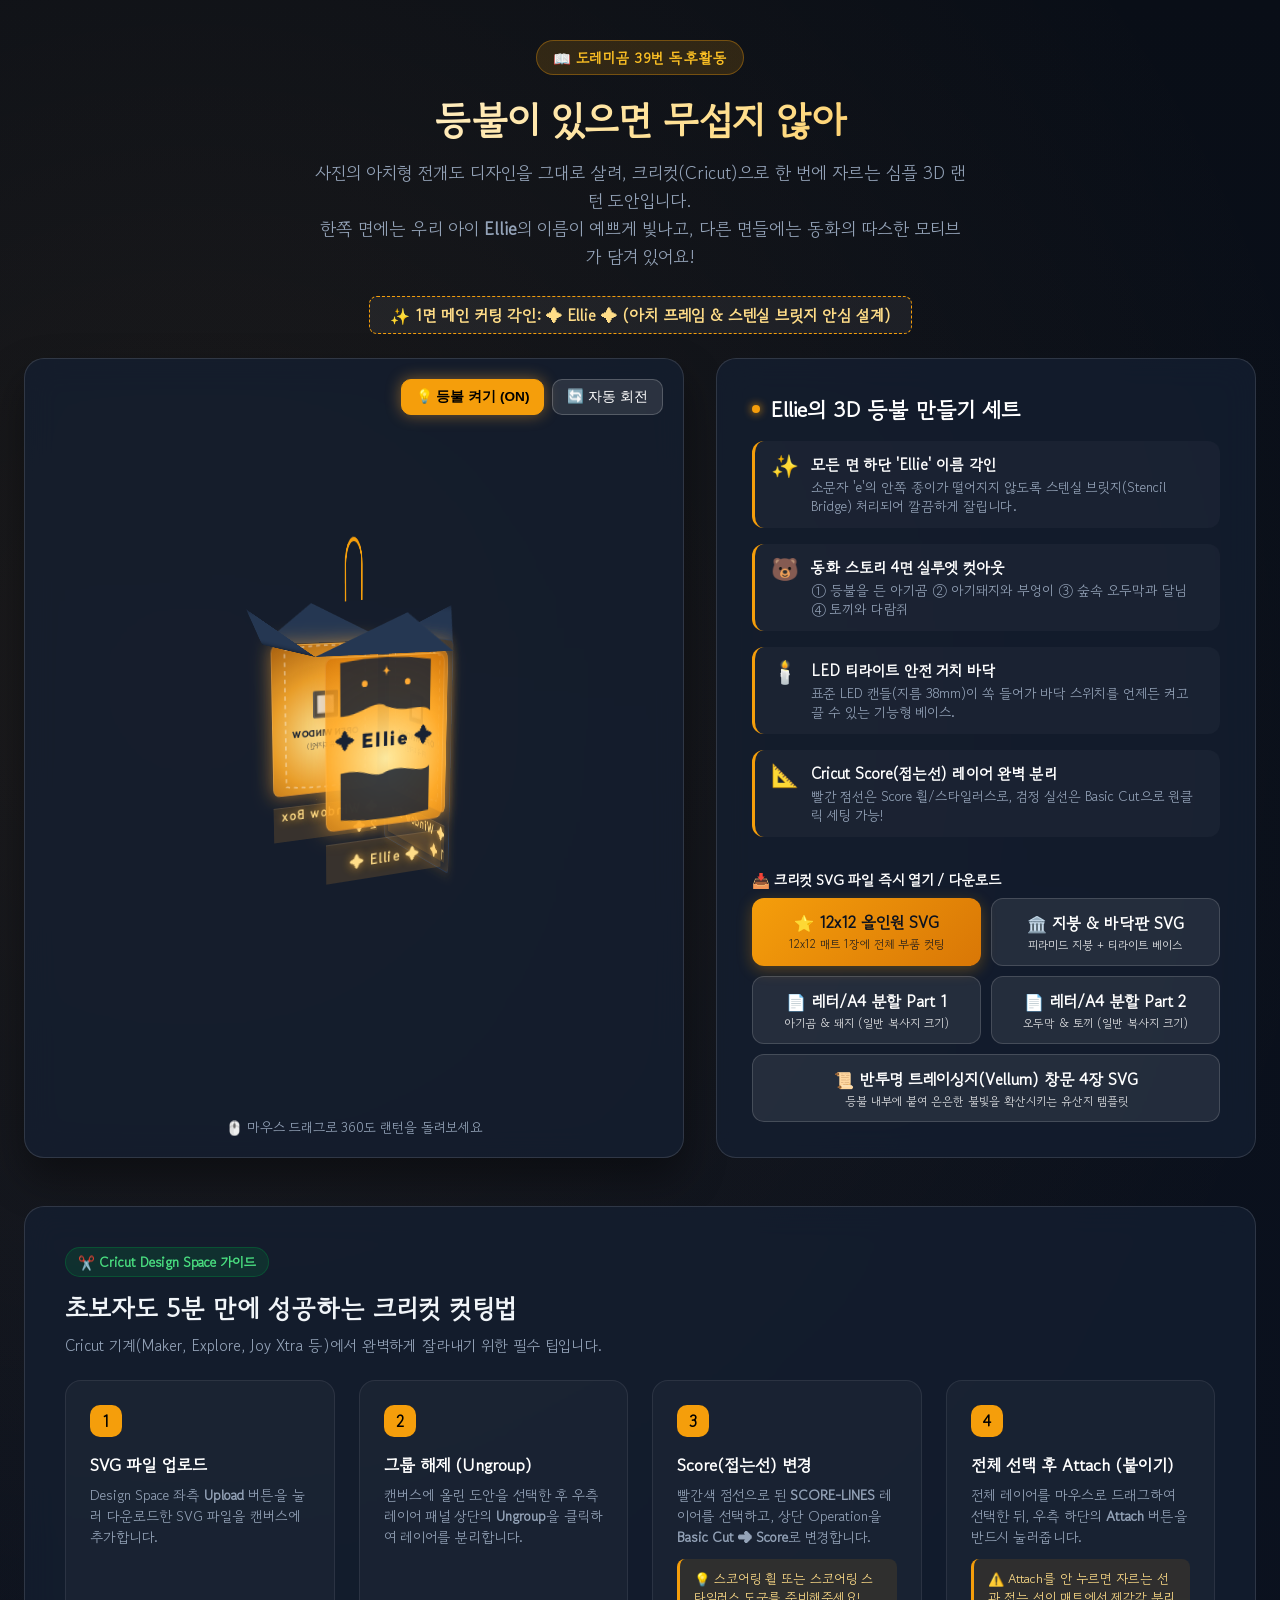
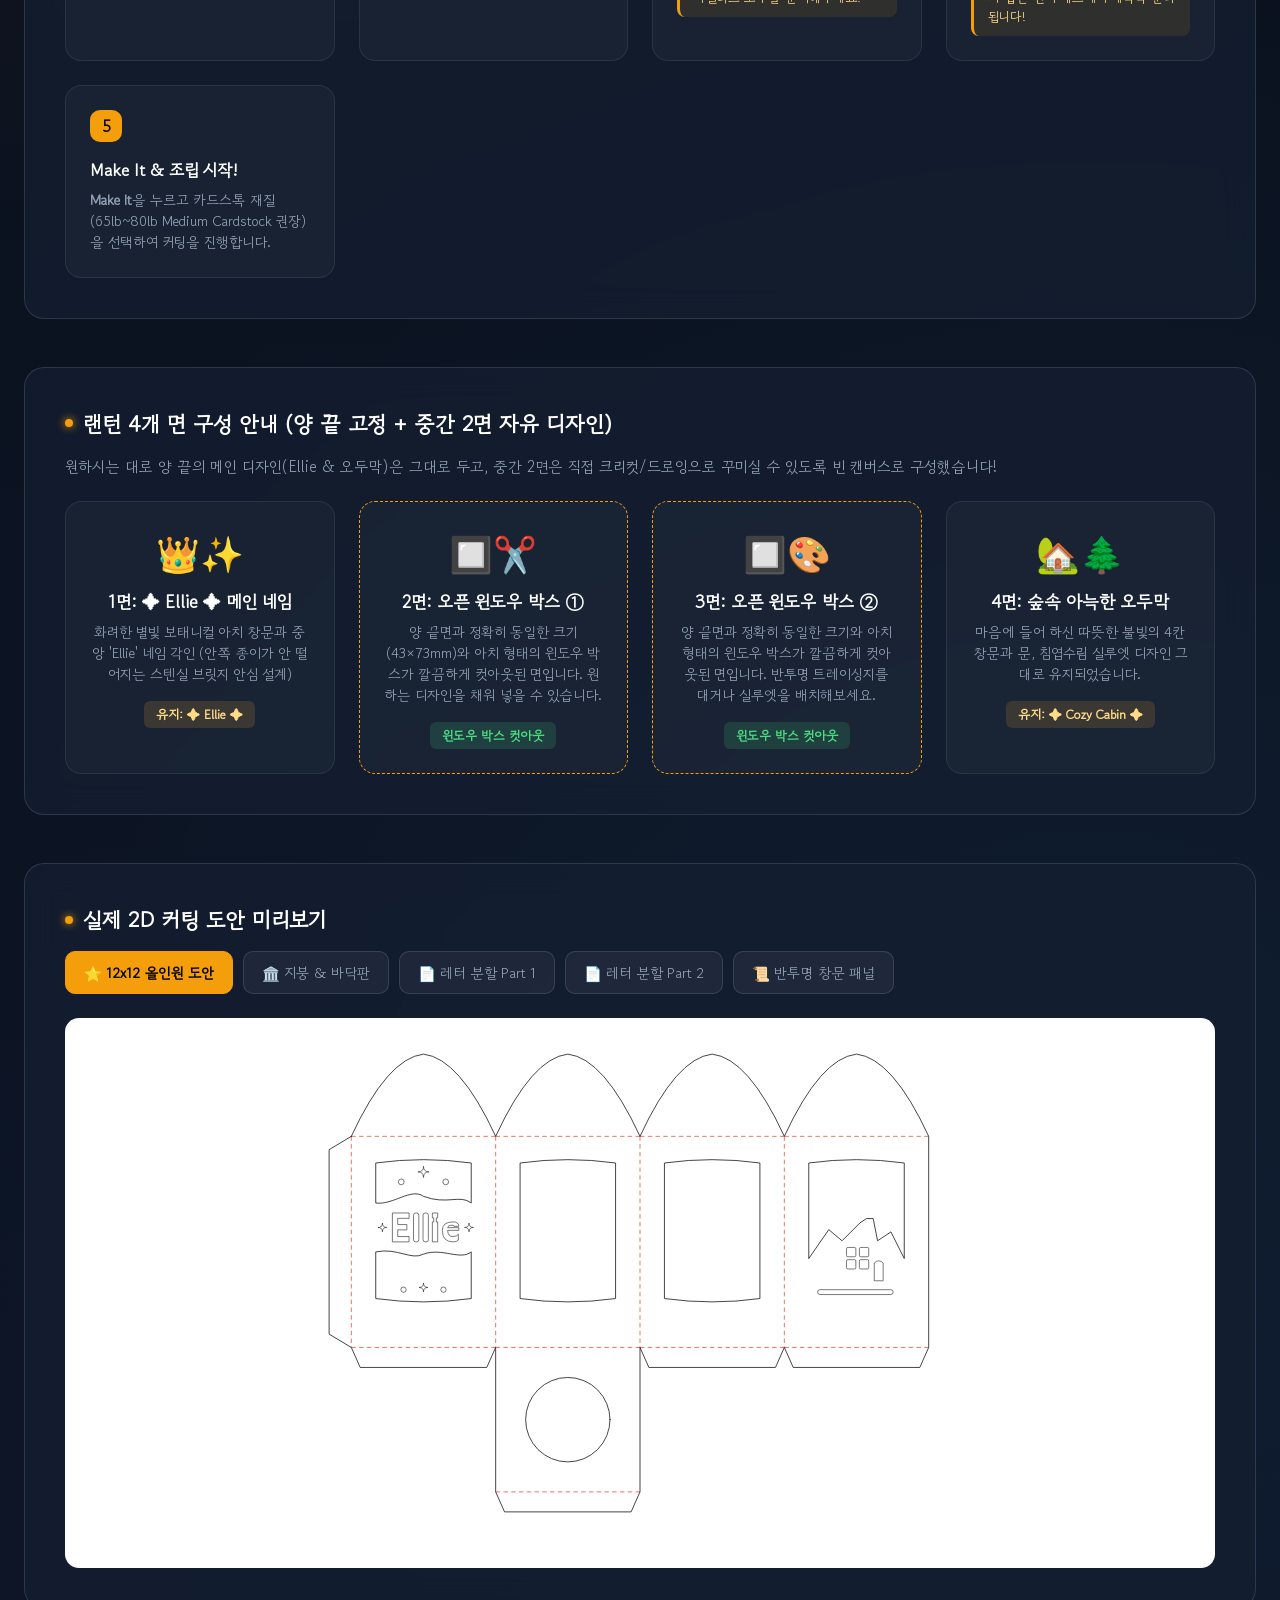
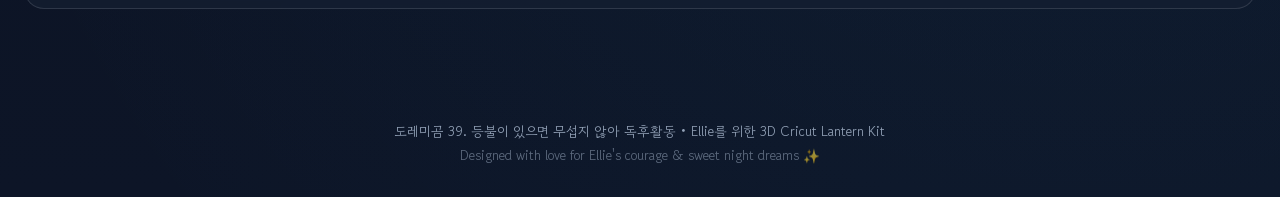
<file: 39_lantern/index.html>
<!DOCTYPE html>
<html lang="ko">
<head>
  <meta charset="UTF-8">
  <meta name="viewport" content="width=device-width, initial-scale=1.0">
  <title>등불이 있으면 무섭지 않아 - Ellie의 3D 페이퍼 랜턴 (Cricut 독후활동)</title>
  <link rel="preconnect" href="https://fonts.googleapis.com">
  <link rel="preconnect" href="https://fonts.gstatic.com" crossorigin>
  <link href="https://fonts.googleapis.com/css2?family=Gowun+Dodum&family=Outfit:wght@400;600;700;800&family=Nanum+Pen+Script&display=swap" rel="stylesheet">
  <style>
    :root {
      --bg-night: #0b111e;
      --bg-card: #151f32;
      --bg-card-glass: rgba(21, 31, 50, 0.75);
      --amber-light: #ffaa33;
      --amber-glow: rgba(255, 170, 51, 0.45);
      --amber-warm: #ffdd88;
      --text-main: #f0f4f8;
      --text-sub: #94a3b8;
      --accent: #f59e0b;
      --accent-hover: #d97706;
      --cricut-green: #00823e;
      --cricut-green-glow: rgba(0, 130, 62, 0.3);
      --border-line: rgba(255, 255, 255, 0.12);
    }

    * {
      box-sizing: border-box;
      margin: 0;
      padding: 0;
    }

    body {
      background-color: var(--bg-night);
      color: var(--text-main);
      font-family: 'Gowun Dodum', 'Outfit', sans-serif;
      min-height: 100vh;
      overflow-x: hidden;
      background-image: 
        radial-gradient(circle at 15% 20%, rgba(255, 170, 51, 0.08) 0%, transparent 40%),
        radial-gradient(circle at 85% 80%, rgba(56, 189, 248, 0.06) 0%, transparent 40%),
        linear-gradient(to bottom, #090e17 0%, #0d1527 100%);
    }

    /* Header */
    header {
      padding: 2.5rem 1.5rem 1.5rem;
      text-align: center;
      position: relative;
    }

    .badge-book {
      display: inline-flex;
      align-items: center;
      gap: 6px;
      padding: 6px 16px;
      border-radius: 9999px;
      background: rgba(245, 158, 11, 0.15);
      border: 1px solid rgba(245, 158, 11, 0.35);
      color: #fbbf24;
      font-size: 0.9rem;
      font-weight: 600;
      margin-bottom: 1rem;
      letter-spacing: 0.5px;
    }

    h1 {
      font-size: 2.4rem;
      font-weight: 800;
      letter-spacing: -0.5px;
      margin-bottom: 0.75rem;
      background: linear-gradient(135deg, #ffffff 0%, #ffdd88 60%, #f59e0b 100%);
      -webkit-background-clip: text;
      -webkit-text-fill-color: transparent;
    }

    .subtitle {
      color: var(--text-sub);
      font-size: 1.1rem;
      max-width: 650px;
      margin: 0 auto 1.5rem;
      line-height: 1.6;
    }

    .name-tag-callout {
      display: inline-block;
      padding: 6px 20px;
      border-radius: 8px;
      background: rgba(255, 255, 255, 0.06);
      border: 1px dashed var(--accent);
      color: var(--amber-warm);
      font-size: 1rem;
      font-weight: 600;
    }

    /* Main Container */
    .container {
      max-width: 1280px;
      margin: 0 auto;
      padding: 0 1.5rem 4rem;
    }

    /* 3D Showcase & Control Section */
    .showcase-grid {
      display: grid;
      grid-template-columns: 1.1fr 0.9fr;
      gap: 2rem;
      margin-bottom: 3rem;
      align-items: stretch;
    }

    @media (max-width: 960px) {
      .showcase-grid {
        grid-template-columns: 1fr;
      }
    }

    .viewer-card {
      background: var(--bg-card-glass);
      backdrop-filter: blur(16px);
      border: 1px solid var(--border-line);
      border-radius: 20px;
      padding: 2rem;
      display: flex;
      flex-direction: column;
      align-items: center;
      justify-content: center;
      min-height: 520px;
      position: relative;
      overflow: hidden;
      box-shadow: 0 20px 40px rgba(0, 0, 0, 0.4);
    }

    .viewer-controls {
      position: absolute;
      top: 1.25rem;
      right: 1.25rem;
      display: flex;
      gap: 8px;
      z-index: 20;
    }

    .btn-ctrl {
      background: rgba(255, 255, 255, 0.1);
      border: 1px solid rgba(255, 255, 255, 0.2);
      color: #fff;
      padding: 8px 14px;
      border-radius: 10px;
      font-size: 0.85rem;
      cursor: pointer;
      display: flex;
      align-items: center;
      gap: 6px;
      transition: all 0.2s;
    }

    .btn-ctrl:hover {
      background: rgba(255, 255, 255, 0.2);
      transform: translateY(-1px);
    }

    .btn-ctrl.active {
      background: var(--accent);
      border-color: var(--accent);
      color: #000;
      font-weight: 700;
      box-shadow: 0 0 15px var(--amber-glow);
    }

    .hint-rotate {
      position: absolute;
      bottom: 1.25rem;
      color: var(--text-sub);
      font-size: 0.85rem;
      display: flex;
      align-items: center;
      gap: 6px;
      pointer-events: none;
    }

    /* 3D CSS Lantern Scene */
    .scene {
      width: 260px;
      height: 380px;
      perspective: 900px;
      -webkit-perspective: 900px;
      perspective-origin: 50% 50%;
      display: flex;
      align-items: center;
      justify-content: center;
      position: relative;
      user-select: none;
    }

    /* Ambient Candle Light Glow behind the Lantern (Keeps 3D intact!) */
    .scene-glow {
      position: absolute;
      width: 240px;
      height: 240px;
      border-radius: 50%;
      background: radial-gradient(circle, rgba(255, 170, 51, 0.45) 0%, rgba(245, 158, 11, 0.2) 50%, transparent 70%);
      pointer-events: none;
      filter: blur(25px);
      opacity: 0;
      transition: opacity 0.4s ease;
      z-index: 0;
    }

    .scene.lit .scene-glow {
      opacity: 1;
      animation: ambientFlicker 2.5s infinite alternate ease-in-out;
    }

    @keyframes ambientFlicker {
      0% { transform: scale(0.95); opacity: 0.85; }
      50% { transform: scale(1.06); opacity: 1.0; }
      100% { transform: scale(0.97); opacity: 0.9; }
    }

    .lantern-3d {
      width: 140px;
      height: 240px;
      position: relative;
      transform-style: preserve-3d;
      -webkit-transform-style: preserve-3d;
      transform: rotateX(-12deg) rotateY(25deg);
      transition: transform 0.05s ease-out;
      cursor: grab;
      z-index: 2;
    }

    .lantern-3d:active {
      cursor: grabbing;
    }

    /* Lantern Panels */
    .lantern-face {
      position: absolute;
      width: 140px;
      height: 230px;
      background: #182233;
      border: 1px solid #2a3b55;
      border-radius: 4px;
      transform-style: preserve-3d;
      -webkit-transform-style: preserve-3d;
      backface-visibility: visible;
      -webkit-backface-visibility: visible;
      box-shadow: inset 0 0 15px rgba(0,0,0,0.5);
      transition: background 0.4s, box-shadow 0.4s;
    }

    /* Faces placement (Width 140px => translation = 70px) */
    .face-front  { transform: rotateY(0deg) translateZ(70px); }
    .face-right  { transform: rotateY(90deg) translateZ(70px); }
    .face-back   { transform: rotateY(180deg) translateZ(70px); }
    .face-left   { transform: rotateY(-90deg) translateZ(70px); }

    /* Bottom Plate */
    .face-bottom {
      position: absolute;
      width: 140px;
      height: 140px;
      top: 45px;
      background: #0f172a;
      border: 1px solid #1e293b;
      transform: rotateX(-90deg) translateZ(115px);
      box-shadow: 0 0 20px rgba(0,0,0,0.6);
      display: flex;
      align-items: center;
      justify-content: center;
    }

    .face-bottom::after {
      content: '';
      width: 45px;
      height: 45px;
      border-radius: 50%;
      background: #000;
      border: 1px dashed rgba(255,255,255,0.2);
    }

    /* SVG cutout overlay inside each face */
    .face-art {
      width: 100%;
      height: 100%;
      display: flex;
      flex-direction: column;
      align-items: center;
      justify-content: space-between;
      padding: 10px 8px 8px;
    }

    .face-window {
      width: 100%;
      height: 160px;
      background: rgba(255, 255, 255, 0.05);
      border-radius: 8px;
      position: relative;
      overflow: hidden;
      border: 1px solid rgba(255, 255, 255, 0.1);
      transition: all 0.4s;
    }

    .face-art svg {
      width: 100%;
      height: 100%;
    }

    .face-name {
      height: 38px;
      width: 100%;
      display: flex;
      align-items: center;
      justify-content: center;
      color: #94a3b8;
      font-weight: 700;
      letter-spacing: 1.5px;
      font-size: 0.9rem;
      border-top: 1px solid rgba(255, 255, 255, 0.08);
      transition: all 0.4s;
    }

    /* Roof 3D */
    .lantern-roof {
      position: absolute;
      top: -45px;
      left: 0;
      width: 140px;
      height: 45px;
      transform-style: preserve-3d;
      -webkit-transform-style: preserve-3d;
    }

    .roof-face {
      position: absolute;
      width: 140px;
      height: 55px;
      background: #1e2c40;
      clip-path: polygon(50% 0%, 0% 100%, 100% 100%);
      transform-origin: bottom center;
      box-shadow: inset 0 0 10px rgba(0,0,0,0.6);
      transition: background 0.4s;
    }

    .roof-front { transform: rotateY(0deg) translateZ(70px) rotateX(-45deg); }
    .roof-right { transform: rotateY(90deg) translateZ(70px) rotateX(-45deg); }
    .roof-back  { transform: rotateY(180deg) translateZ(70px) rotateX(-45deg); }
    .roof-left  { transform: rotateY(-90deg) translateZ(70px) rotateX(-45deg); }

    /* Top Ring Handle */
    .lantern-handle {
      position: absolute;
      top: -95px;
      left: 45px;
      width: 50px;
      height: 60px;
      border: 4px solid #f59e0b;
      border-radius: 25px 25px 0 0;
      border-bottom: none;
      transform: rotateY(45deg);
      transition: all 0.4s;
    }

    /* Candle Glow Effect (Active State) */
    .scene.lit .lantern-face {
      box-shadow: inset 0 0 15px rgba(255, 170, 51, 0.25), 0 0 15px rgba(255, 170, 51, 0.2);
    }

    .scene.lit .face-window {
      background: radial-gradient(circle at 50% 60%, rgba(255, 235, 160, 0.98) 0%, rgba(255, 170, 40, 0.9) 55%, rgba(217, 119, 6, 0.75) 100%);
      box-shadow: 0 0 20px rgba(255, 170, 51, 0.55);
      animation: candleFlicker 2.5s infinite alternate ease-in-out;
    }

    .scene.lit .face-name {
      color: #ffdd88;
      text-shadow: 0 0 10px rgba(255, 180, 50, 0.8);
      background: rgba(255, 170, 51, 0.15);
    }

    .scene.lit .roof-face {
      background: #253752;
    }

    @keyframes candleFlicker {
      0% { opacity: 0.92; filter: brightness(1); }
      25% { opacity: 0.98; filter: brightness(1.08); }
      50% { opacity: 0.89; filter: brightness(0.96); }
      75% { opacity: 1.0; filter: brightness(1.12); }
      100% { opacity: 0.94; filter: brightness(1.02); }
    }

    /* Detail / Action Card */
    .info-card {
      background: var(--bg-card-glass);
      backdrop-filter: blur(16px);
      border: 1px solid var(--border-line);
      border-radius: 20px;
      padding: 2.2rem;
      display: flex;
      flex-direction: column;
      justify-content: space-between;
    }

    .section-title {
      font-size: 1.35rem;
      font-weight: 700;
      color: #fff;
      margin-bottom: 1rem;
      display: flex;
      align-items: center;
      gap: 10px;
    }

    .section-title span {
      display: inline-block;
      width: 8px;
      height: 8px;
      border-radius: 50%;
      background: var(--accent);
      box-shadow: 0 0 8px var(--accent);
    }

    .features-list {
      list-style: none;
      display: flex;
      flex-direction: column;
      gap: 1rem;
      margin-bottom: 2rem;
    }

    .feature-item {
      display: flex;
      gap: 12px;
      background: rgba(255, 255, 255, 0.03);
      padding: 12px 16px;
      border-radius: 12px;
      border-left: 3px solid var(--accent);
    }

    .feature-icon {
      font-size: 1.4rem;
      line-height: 1;
    }

    .feature-text h4 {
      font-size: 0.95rem;
      font-weight: 700;
      color: #fff;
      margin-bottom: 3px;
    }

    .feature-text p {
      font-size: 0.85rem;
      color: var(--text-sub);
      line-height: 1.4;
    }

    /* Download Buttons Grid */
    .download-grid {
      display: grid;
      grid-template-columns: 1fr 1fr;
      gap: 10px;
    }

    @media (max-width: 600px) {
      .download-grid {
        grid-template-columns: 1fr;
      }
    }

    .btn-download {
      background: linear-gradient(135deg, #f59e0b 0%, #d97706 100%);
      color: #0b111e;
      font-weight: 700;
      padding: 12px 16px;
      border-radius: 12px;
      text-decoration: none;
      display: flex;
      flex-direction: column;
      align-items: center;
      text-align: center;
      box-shadow: 0 4px 15px rgba(245, 158, 11, 0.3);
      transition: all 0.2s;
    }

    .btn-download:hover {
      transform: translateY(-2px);
      box-shadow: 0 6px 20px rgba(245, 158, 11, 0.45);
    }

    .btn-download .btn-sub {
      font-size: 0.72rem;
      opacity: 0.85;
      font-weight: normal;
      margin-top: 2px;
    }

    .btn-secondary {
      background: rgba(255, 255, 255, 0.08);
      border: 1px solid rgba(255, 255, 255, 0.15);
      color: #fff;
      box-shadow: none;
    }

    .btn-secondary:hover {
      background: rgba(255, 255, 255, 0.15);
      box-shadow: 0 4px 15px rgba(0, 0, 0, 0.3);
    }

    /* Cricut Guide Section */
    .guide-section {
      background: var(--bg-card-glass);
      backdrop-filter: blur(16px);
      border: 1px solid var(--border-line);
      border-radius: 20px;
      padding: 2.5rem;
      margin-bottom: 3rem;
    }

    .cricut-badge {
      display: inline-flex;
      align-items: center;
      gap: 6px;
      background: rgba(0, 130, 62, 0.2);
      border: 1px solid rgba(0, 130, 62, 0.4);
      color: #4ade80;
      padding: 4px 12px;
      border-radius: 9999px;
      font-size: 0.85rem;
      font-weight: 700;
      margin-bottom: 0.75rem;
    }

    .steps-grid {
      display: grid;
      grid-template-columns: repeat(auto-fit, minmax(220px, 1fr));
      gap: 1.5rem;
      margin-top: 1.5rem;
    }

    .step-card {
      background: rgba(255, 255, 255, 0.03);
      border: 1px solid rgba(255, 255, 255, 0.08);
      border-radius: 16px;
      padding: 1.5rem;
      position: relative;
    }

    .step-num {
      width: 32px;
      height: 32px;
      border-radius: 10px;
      background: var(--accent);
      color: #000;
      font-weight: 800;
      display: flex;
      align-items: center;
      justify-content: center;
      font-size: 0.95rem;
      margin-bottom: 1rem;
    }

    .step-card h4 {
      font-size: 1.05rem;
      font-weight: 700;
      margin-bottom: 0.5rem;
      color: #fff;
    }

    .step-card p {
      font-size: 0.88rem;
      color: var(--text-sub);
      line-height: 1.5;
    }

    .highlight-box {
      background: rgba(245, 158, 11, 0.1);
      border-left: 3px solid var(--accent);
      padding: 10px 14px;
      border-radius: 8px;
      margin-top: 10px;
      font-size: 0.82rem;
      color: var(--amber-warm);
    }

    /* 4 Panels Story Cutout Detail */
    .panels-section {
      background: var(--bg-card-glass);
      backdrop-filter: blur(16px);
      border: 1px solid var(--border-line);
      border-radius: 20px;
      padding: 2.5rem;
      margin-bottom: 3rem;
    }

    .panels-grid {
      display: grid;
      grid-template-columns: repeat(auto-fit, minmax(240px, 1fr));
      gap: 1.5rem;
      margin-top: 1.5rem;
    }

    .story-card {
      background: rgba(255, 255, 255, 0.03);
      border: 1px solid rgba(255, 255, 255, 0.08);
      border-radius: 16px;
      padding: 1.5rem;
      text-align: center;
      transition: all 0.3s;
    }

    .story-card:hover {
      transform: translateY(-4px);
      border-color: var(--accent);
      box-shadow: 0 10px 25px rgba(0,0,0,0.3);
    }

    .story-card-icon {
      font-size: 2.2rem;
      margin-bottom: 0.75rem;
    }

    .story-card h4 {
      font-size: 1.1rem;
      font-weight: 700;
      color: #fff;
      margin-bottom: 0.5rem;
    }

    .story-card p {
      font-size: 0.88rem;
      color: var(--text-sub);
      line-height: 1.5;
    }

    .ellie-badge {
      display: inline-block;
      margin-top: 1rem;
      padding: 4px 12px;
      border-radius: 6px;
      background: rgba(255, 170, 51, 0.15);
      color: #ffdd88;
      font-size: 0.8rem;
      font-weight: 600;
    }

    /* 2D Cutout SVG Preview Tabs */
    .preview-section {
      background: var(--bg-card-glass);
      backdrop-filter: blur(16px);
      border: 1px solid var(--border-line);
      border-radius: 20px;
      padding: 2.5rem;
    }

    .tab-bar {
      display: flex;
      gap: 10px;
      margin-bottom: 1.5rem;
      flex-wrap: wrap;
    }

    .tab-btn {
      background: rgba(255, 255, 255, 0.05);
      border: 1px solid rgba(255, 255, 255, 0.12);
      color: var(--text-sub);
      padding: 10px 18px;
      border-radius: 10px;
      font-size: 0.9rem;
      cursor: pointer;
      font-family: inherit;
      transition: all 0.2s;
    }

    .tab-btn:hover {
      background: rgba(255, 255, 255, 0.1);
      color: #fff;
    }

    .tab-btn.active {
      background: var(--accent);
      color: #000;
      font-weight: 700;
      border-color: var(--accent);
    }

    .svg-viewer-container {
      background: #ffffff;
      border-radius: 14px;
      padding: 1.5rem;
      min-height: 380px;
      display: flex;
      align-items: center;
      justify-content: center;
      overflow: auto;
      border: 1px solid rgba(255,255,255,0.2);
    }

    .svg-viewer-container img, .svg-viewer-container svg {
      max-width: 100%;
      height: auto;
      max-height: 500px;
    }

    footer {
      text-align: center;
      padding: 3rem 1rem 2rem;
      color: var(--text-sub);
      font-size: 0.85rem;
    }
  </style>
</head>
<body>

  <header>
    <div class="badge-book">📖 도레미곰 39번 독후활동</div>
    <h1>등불이 있으면 무섭지 않아</h1>
    <p class="subtitle">
      사진의 아치형 전개도 디자인을 그대로 살려, 크리컷(Cricut)으로 한 번에 자르는 심플 3D 랜턴 도안입니다.<br>
      한쪽 면에는 우리 아이 <strong>Ellie</strong>의 이름이 예쁘게 빛나고, 다른 면들에는 동화의 따스한 모티브가 담겨 있어요!
    </p>
    <div class="name-tag-callout">
      ✨ 1면 메인 커팅 각인: <strong>✦ Ellie ✦</strong> (아치 프레임 & 스텐실 브릿지 안심 설계)
    </div>
  </header>

  <div class="container">

    <!-- 3D SHOWCASE & DOWNLOADS -->
    <div class="showcase-grid">
      
      <!-- Left: Interactive 3D Lantern Viewer -->
      <div class="viewer-card">
        <div class="viewer-controls">
          <button id="toggleLightBtn" class="btn-ctrl active">
            💡 등불 켜기 (ON)
          </button>
          <button id="autoRotateBtn" class="btn-ctrl">
            🔄 자동 회전
          </button>
        </div>

        <div class="scene lit" id="sceneContainer">
          <!-- Ambient candle light behind 3D lantern (Safe from 3D flattening) -->
          <div class="scene-glow"></div>

          <div class="lantern-3d" id="lantern3d">
            
            <!-- Top Handle -->
            <div class="lantern-handle"></div>

            <!-- Pyramid Roof -->
            <div class="lantern-roof">
              <div class="roof-face roof-front"></div>
              <div class="roof-face roof-right"></div>
              <div class="roof-face roof-back"></div>
              <div class="roof-face roof-left"></div>
            </div>

            <!-- Solid Bottom Base Plate with tea light hole -->
            <div class="face-bottom"></div>

            <!-- Face 1: Front (Ellie's Starry Wreath Window) -->
            <div class="lantern-face face-front">
              <div class="face-art">
                <div class="face-window">
                  <svg viewBox="0 0 50 72">
                    <!-- Starry Botanical Wreath Silhouette in dark navy/paper color -->
                    <path d="M 4,2 Q 25,-1 46,2 L 46,24 C 42,20 36,25 25,21 C 20,17 12,25 4,24 Z" fill="#182233" opacity="0.85" />
                    <path d="M 4,48 C 14,46 20,52 25,49 C 34,46 42,52 46,48 L 46,68 Q 25,71 4,68 Z" fill="#182233" opacity="0.85" />
                    <!-- Crown Star & Dots -->
                    <path d="M 23,6 Q 25,6 25,3.5 Q 25,6 27,6 Q 25,6 25,8.5 Q 25,6 23,6 Z" fill="#ffaa33" />
                    <circle cx="15" cy="11" r="1.3" fill="#ffaa33" />
                    <circle cx="35" cy="11" r="1.3" fill="#ffaa33" />
                    <!-- Center Ellie Banner Text -->
                    <text x="25" y="38" text-anchor="middle" font-family="'Outfit', sans-serif" font-weight="800" font-size="8.5" fill="#182233" letter-spacing="1">✦ Ellie ✦</text>
                  </svg>
                </div>
                <div class="face-name">✦ Ellie ✦</div>
              </div>
            </div>

            <!-- Face 2: Right (Window Box Cutout) -->
            <div class="lantern-face face-right">
              <div class="face-art">
                <div class="face-window">
                  <svg viewBox="0 0 50 72">
                    <path d="M 4,2 Q 25,-1 46,2 L 46,68 Q 25,71 4,68 Z" fill="none" stroke="rgba(255,255,255,0.4)" stroke-dasharray="2,2" stroke-width="0.8" />
                    <text x="25" y="33" text-anchor="middle" font-size="12">🔲</text>
                    <text x="25" y="44" text-anchor="middle" font-family="'Outfit', sans-serif" font-weight="700" font-size="4.5" fill="#182233">OPEN WINDOW</text>
                    <text x="25" y="50" text-anchor="middle" font-size="3.5" fill="#182233" opacity="0.8">(자유 디자인)</text>
                  </svg>
                </div>
                <div class="face-name">✦ Window Box 1 ✦</div>
              </div>
            </div>

            <!-- Face 3: Back (Window Box Cutout) -->
            <div class="lantern-face face-back">
              <div class="face-art">
                <div class="face-window">
                  <svg viewBox="0 0 50 72">
                    <path d="M 4,2 Q 25,-1 46,2 L 46,68 Q 25,71 4,68 Z" fill="none" stroke="rgba(255,255,255,0.4)" stroke-dasharray="2,2" stroke-width="0.8" />
                    <text x="25" y="33" text-anchor="middle" font-size="12">🔲</text>
                    <text x="25" y="44" text-anchor="middle" font-family="'Outfit', sans-serif" font-weight="700" font-size="4.5" fill="#182233">OPEN WINDOW</text>
                    <text x="25" y="50" text-anchor="middle" font-size="3.5" fill="#182233" opacity="0.8">(자유 디자인)</text>
                  </svg>
                </div>
                <div class="face-name">✦ Window Box 2 ✦</div>
              </div>
            </div>

            <!-- Face 4: Left (Cozy Cabin in the Woods - Favorite) -->
            <div class="lantern-face face-left">
              <div class="face-art">
                <div class="face-window">
                  <svg viewBox="0 0 50 72">
                    <!-- Cabin & Pine Trees silhouette at bottom -->
                    <path d="M 4,68 L 4,50 L 13,34 L 19,40 L 27,31 L 30,28 L 33,28 L 35,40 L 41,36 L 46,50 L 46,68 Z" fill="#182233" />
                    <!-- Cabin 4-pane glowing window cutout -->
                    <rect x="21" y="44" width="4.2" height="4.2" rx="0.6" fill="#ffea9f" />
                    <rect x="26.8" y="44" width="4.2" height="4.2" rx="0.6" fill="#ffea9f" />
                    <rect x="21" y="49.8" width="4.2" height="4.2" rx="0.6" fill="#ffea9f" />
                    <rect x="26.8" y="49.8" width="4.2" height="4.2" rx="0.6" fill="#ffea9f" />
                    <!-- Door cutout -->
                    <path d="M 33.5,62 L 33.5,54 Q 35.5,52 37.5,54 L 37.5,62 Z" fill="#ffea9f" />
                  </svg>
                </div>
                <div class="face-name">✦ Cozy Cabin ✦</div>
              </div>
            </div>

          </div>
        </div>

        <div class="hint-rotate">
          <span>🖱️ 마우스 드래그로 360도 랜턴을 돌려보세요</span>
        </div>
      </div>

      <!-- Right: Info & Direct SVG Downloads -->
      <div class="info-card">
        <div>
          <div class="section-title">
            <span></span>
            Ellie의 3D 등불 만들기 세트
          </div>

          <ul class="features-list">
            <li class="feature-item">
              <div class="feature-icon">✨</div>
              <div class="feature-text">
                <h4>모든 면 하단 'Ellie' 이름 각인</h4>
                <p>소문자 'e'의 안쪽 종이가 떨어지지 않도록 스텐실 브릿지(Stencil Bridge) 처리되어 깔끔하게 잘립니다.</p>
              </div>
            </li>
            <li class="feature-item">
              <div class="feature-icon">🐻</div>
              <div class="feature-text">
                <h4>동화 스토리 4면 실루엣 컷아웃</h4>
                <p>① 등불을 든 아기곰 ② 아기돼지와 부엉이 ③ 숲속 오두막과 달님 ④ 토끼와 다람쥐</p>
              </div>
            </li>
            <li class="feature-item">
              <div class="feature-icon">🕯️</div>
              <div class="feature-text">
                <h4>LED 티라이트 안전 거치 바닥</h4>
                <p>표준 LED 캔들(지름 38mm)이 쏙 들어가 바닥 스위치를 언제든 켜고 끌 수 있는 기능형 베이스.</p>
              </div>
            </li>
            <li class="feature-item">
              <div class="feature-icon">📐</div>
              <div class="feature-text">
                <h4>Cricut Score(접는선) 레이어 완벽 분리</h4>
                <p>빨간 점선은 Score 휠/스타일러스로, 검정 실선은 Basic Cut으로 원클릭 세팅 가능!</p>
              </div>
            </li>
          </ul>
        </div>

        <!-- Download Buttons -->
        <div>
          <div style="font-size: 0.9rem; font-weight: 700; color: #fff; margin-bottom: 8px;">
            📥 크리컷 SVG 파일 즉시 열기 / 다운로드
          </div>
          <div class="download-grid">
            <a href="cricut_lantern_12x12_all_in_one.svg" download class="btn-download">
              <div>⭐ 12x12 올인원 SVG</div>
              <span class="btn-sub">12x12 매트 1장에 전체 부품 컷팅</span>
            </a>
            <a href="cricut_lantern_roof_and_base.svg" download class="btn-download btn-secondary">
              <div>🏛️ 지붕 & 바닥판 SVG</div>
              <span class="btn-sub">피라미드 지붕 + 티라이트 베이스</span>
            </a>
            <a href="cricut_lantern_letter_part1.svg" download class="btn-download btn-secondary">
              <div>📄 레터/A4 분할 Part 1</div>
              <span class="btn-sub">아기곰 & 돼지 (일반 복사지 크기)</span>
            </a>
            <a href="cricut_lantern_letter_part2.svg" download class="btn-download btn-secondary">
              <div>📄 레터/A4 분할 Part 2</div>
              <span class="btn-sub">오두막 & 토끼 (일반 복사지 크기)</span>
            </a>
          </div>
          <div style="margin-top: 10px;">
            <a href="cricut_lantern_vellum_inserts.svg" download class="btn-download btn-secondary" style="width: 100%;">
              <div>📜 반투명 트레이싱지(Vellum) 창문 4장 SVG</div>
              <span class="btn-sub">등불 내부에 붙여 은은한 불빛을 확산시키는 유산지 템플릿</span>
            </a>
          </div>
        </div>

      </div>

    </div>

    <!-- CRICUT DESIGN SPACE 5-STEP GUIDE -->
    <div class="guide-section">
      <div class="cricut-badge">✂️ Cricut Design Space 가이드</div>
      <h2 style="font-size: 1.6rem; margin-bottom: 0.5rem;">초보자도 5분 만에 성공하는 크리컷 컷팅법</h2>
      <p style="color: var(--text-sub); font-size: 0.95rem;">
        Cricut 기계(Maker, Explore, Joy Xtra 등)에서 완벽하게 잘라내기 위한 필수 팁입니다.
      </p>

      <div class="steps-grid">
        <div class="step-card">
          <div class="step-num">1</div>
          <h4>SVG 파일 업로드</h4>
          <p>Design Space 좌측 <strong>Upload</strong> 버튼을 눌러 다운로드한 SVG 파일을 캔버스에 추가합니다.</p>
        </div>

        <div class="step-card">
          <div class="step-num">2</div>
          <h4>그룹 해제 (Ungroup)</h4>
          <p>캔버스에 올린 도안을 선택한 후 우측 레이어 패널 상단의 <strong>Ungroup</strong>을 클릭하여 레이어를 분리합니다.</p>
        </div>

        <div class="step-card">
          <div class="step-num">3</div>
          <h4>Score(접는선) 변경</h4>
          <p>빨간색 점선으로 된 <strong>SCORE-LINES</strong> 레이어를 선택하고, 상단 Operation을 <strong>Basic Cut ➜ Score</strong>로 변경합니다.</p>
          <div class="highlight-box">
            💡 스코어링 휠 또는 스코어링 스타일러스 도구를 준비해주세요!
          </div>
        </div>

        <div class="step-card">
          <div class="step-num">4</div>
          <h4>전체 선택 후 Attach (붙이기)</h4>
          <p>전체 레이어를 마우스로 드래그하여 선택한 뒤, 우측 하단의 <strong>Attach</strong> 버튼을 반드시 눌러줍니다.</p>
          <div class="highlight-box">
            ⚠️ Attach를 안 누르면 자르는 선과 접는 선이 매트에서 제각각 분리됩니다!
          </div>
        </div>

        <div class="step-card">
          <div class="step-num">5</div>
          <h4>Make It & 조립 시작!</h4>
          <p><strong>Make It</strong>을 누르고 카드스톡 재질(65lb~80lb Medium Cardstock 권장)을 선택하여 커팅을 진행합니다.</p>
        </div>
      </div>
    </div>

    <!-- 4 PANELS DETAILS -->
    <div class="panels-section">
      <div class="section-title">
        <span></span>
        랜턴 4개 면 구성 안내 (양 끝 고정 + 중간 2면 자유 디자인)
      </div>
      <p style="color: var(--text-sub); font-size: 0.95rem;">
        원하시는 대로 양 끝의 메인 디자인(Ellie & 오두막)은 그대로 두고, 중간 2면은 직접 크리컷/드로잉으로 꾸미실 수 있도록 빈 캔버스로 구성했습니다!
      </p>

      <div class="panels-grid">
        <div class="story-card">
          <div class="story-card-icon">👑✨</div>
          <h4>1면: ✦ Ellie ✦ 메인 네임</h4>
          <p>화려한 별빛 보태니컬 아치 창문과 중앙 'Ellie' 네임 각인 (안쪽 종이가 안 떨어지는 스텐실 브릿지 안심 설계)</p>
          <span class="ellie-badge">유지: ✦ Ellie ✦</span>
        </div>

        <div class="story-card" style="border: 1px dashed var(--accent);">
          <div class="story-card-icon">🔲✂️</div>
          <h4>2면: 오픈 윈도우 박스 ①</h4>
          <p>양 끝면과 정확히 동일한 크기(43×73mm)와 아치 형태의 윈도우 박스가 깔끔하게 컷아웃된 면입니다. 원하는 디자인을 채워 넣을 수 있습니다.</p>
          <span class="ellie-badge" style="background: rgba(74, 222, 128, 0.15); color: #4ade80;">윈도우 박스 컷아웃</span>
        </div>

        <div class="story-card" style="border: 1px dashed var(--accent);">
          <div class="story-card-icon">🔲🎨</div>
          <h4>3면: 오픈 윈도우 박스 ②</h4>
          <p>양 끝면과 정확히 동일한 크기와 아치 형태의 윈도우 박스가 깔끔하게 컷아웃된 면입니다. 반투명 트레이싱지를 대거나 실루엣을 배치해보세요.</p>
          <span class="ellie-badge" style="background: rgba(74, 222, 128, 0.15); color: #4ade80;">윈도우 박스 컷아웃</span>
        </div>

        <div class="story-card">
          <div class="story-card-icon">🏡🌲</div>
          <h4>4면: 숲속 아늑한 오두막</h4>
          <p>마음에 들어 하신 따뜻한 불빛의 4칸 창문과 문, 침엽수림 실루엣 디자인 그대로 유지되었습니다.</p>
          <span class="ellie-badge">유지: ✦ Cozy Cabin ✦</span>
        </div>
      </div>
    </div>

    <!-- 2D SVG CUTOUT PREVIEW -->
    <div class="preview-section">
      <div class="section-title">
        <span></span>
        실제 2D 커팅 도안 미리보기
      </div>
      
      <div class="tab-bar">
        <button class="tab-btn active" data-file="cricut_lantern_12x12_all_in_one.svg">⭐ 12x12 올인원 도안</button>
        <button class="tab-btn" data-file="cricut_lantern_roof_and_base.svg">🏛️ 지붕 & 바닥판</button>
        <button class="tab-btn" data-file="cricut_lantern_letter_part1.svg">📄 레터 분할 Part 1</button>
        <button class="tab-btn" data-file="cricut_lantern_letter_part2.svg">📄 레터 분할 Part 2</button>
        <button class="tab-btn" data-file="cricut_lantern_vellum_inserts.svg">📜 반투명 창문 패널</button>
      </div>

      <div class="svg-viewer-container" id="svgPreviewBox">
        <img id="previewImg" src="cricut_lantern_12x12_all_in_one.svg" alt="SVG Preview" />
      </div>
    </div>

  </div>

  <footer>
    <p>도레미곰 39. 등불이 있으면 무섭지 않아 독후활동 • Ellie를 위한 3D Cricut Lantern Kit</p>
    <p style="margin-top: 4px; opacity: 0.6;">Designed with love for Ellie's courage & sweet night dreams ✨</p>
  </footer>

  <script>
    // 3D Lantern Rotation & Light Toggle Logic
    const lantern = document.getElementById('lantern3d');
    const sceneContainer = document.getElementById('sceneContainer');
    const toggleLightBtn = document.getElementById('toggleLightBtn');
    const autoRotateBtn = document.getElementById('autoRotateBtn');

    let isDragging = false;
    let startX = 0;
    let startY = 0;
    let currentRotY = 25;
    let currentRotX = -12;
    let autoRotate = false;
    let animFrame;

    // Mouse drag rotation
    window.addEventListener('mousedown', (e) => {
      if (e.target.closest('#sceneContainer') || e.target.closest('.viewer-card')) {
        isDragging = true;
        startX = e.clientX;
        startY = e.clientY;
        lantern.style.transition = 'none';
        e.preventDefault();
      }
    });

    window.addEventListener('mousemove', (e) => {
      if (!isDragging) return;
      const deltaX = e.clientX - startX;
      const deltaY = e.clientY - startY;
      startX = e.clientX;
      startY = e.clientY;

      currentRotY += deltaX * 0.8;
      currentRotX -= deltaY * 0.45;
      currentRotX = Math.max(-50, Math.min(35, currentRotX)); // limit X tilt

      updateLanternTransform();
    });

    window.addEventListener('mouseup', () => {
      if (isDragging) {
        isDragging = false;
        lantern.style.transition = 'transform 0.1s ease-out';
      }
    });

    // Touch support for mobile/tablets
    window.addEventListener('touchstart', (e) => {
      if (e.target.closest('#sceneContainer')) {
        isDragging = true;
        startX = e.touches[0].clientX;
        startY = e.touches[0].clientY;
        lantern.style.transition = 'none';
      }
    }, { passive: true });

    window.addEventListener('touchmove', (e) => {
      if (!isDragging) return;
      const deltaX = e.touches[0].clientX - startX;
      const deltaY = e.touches[0].clientY - startY;
      startX = e.touches[0].clientX;
      startY = e.touches[0].clientY;

      currentRotY += deltaX * 0.8;
      currentRotX -= deltaY * 0.45;
      currentRotX = Math.max(-50, Math.min(35, currentRotX));

      updateLanternTransform();
    }, { passive: true });

    window.addEventListener('touchend', () => {
      if (isDragging) {
        isDragging = false;
        lantern.style.transition = 'transform 0.1s ease-out';
      }
    });

    function updateLanternTransform() {
      lantern.style.transform = `rotateX(${currentRotX}deg) rotateY(${currentRotY}deg)`;
    }

    // Toggle Candle Light
    toggleLightBtn.addEventListener('click', () => {
      const isLit = sceneContainer.classList.toggle('lit');
      if (isLit) {
        toggleLightBtn.classList.add('active');
        toggleLightBtn.innerHTML = '💡 등불 켜기 (ON)';
      } else {
        toggleLightBtn.classList.remove('active');
        toggleLightBtn.innerHTML = '🌑 등불 끄기 (OFF)';
      }
    });

    // Auto Rotate
    autoRotateBtn.addEventListener('click', () => {
      autoRotate = !autoRotate;
      autoRotateBtn.classList.toggle('active', autoRotate);
      if (autoRotate) {
        animateRotation();
      } else {
        cancelAnimationFrame(animFrame);
      }
    });

    function animateRotation() {
      if (autoRotate && !isDragging) {
        currentRotY += 0.4;
        updateLanternTransform();
      }
      animFrame = requestAnimationFrame(animateRotation);
    }

    // Tab switching for 2D previews
    const tabs = document.querySelectorAll('.tab-btn');
    const previewImg = document.getElementById('previewImg');

    tabs.forEach(tab => {
      tab.addEventListener('click', () => {
        tabs.forEach(t => t.classList.remove('active'));
        tab.classList.add('active');
        const file = tab.getAttribute('data-file');
        previewImg.src = file;
      });
    });
  </script>
</body>
</html>
</file>
<file: 1_toktok/style.css>
/* =========================================================
   《1. 톡톡톡 괜찮아》 인터랙티브 독후활동 키트
   Design System & Enhanced Rainy Picture Book Aesthetic
   Author: Made by EMom-NJ
   ========================================================= */

@import url('https://fonts.googleapis.com/css2?family=Gaegu:wght@400;700&family=Nanum+Round+Gothic:wght@400;700;800&family=Noto+Sans+KR:wght@400;500;700;900&display=swap');

:root {
  --primary: #3182ce;
  --primary-light: #ebf8ff;
  --primary-dark: #2b6cb0;
  --rain-blue: #3182ce;
  --rain-glow: #63b3ed;
  --rain-light: #e6f6ff;
  --forest-green: #38a169;
  --forest-soft: #f0fff4;
  --warm-orange: #dd6b20;
  --warm-yellow: #f6ad55;
  --card-border: #bee3f8;
  --text-main: #2d3748;
  --text-muted: #718096;
  --border-line: #e2e8f0;
  --shadow-card: 0 10px 25px -5px rgba(49, 130, 206, 0.08), 0 8px 10px -6px rgba(0, 0, 0, 0.04);
  --shadow-hover: 0 16px 30px -8px rgba(49, 130, 206, 0.2);
  --radius-lg: 20px;
  --radius-md: 14px;
  --radius-sm: 8px;
}

* {
  box-sizing: border-box;
  margin: 0;
  padding: 0;
  -webkit-font-smoothing: antialiased;
}

body {
  font-family: 'Nanum Round Gothic', 'Noto Sans KR', sans-serif;
  background: linear-gradient(180deg, #e8f4fc 0%, #f4f8fa 50%, #edf7f2 100%);
  color: var(--text-main);
  min-height: 100vh;
  line-height: 1.6;
  position: relative;
  overflow-x: hidden;
}

/* Rain Canvas */
.rain-canvas {
  position: fixed;
  top: 0;
  left: 0;
  width: 100%;
  height: 100%;
  pointer-events: none;
  z-index: 0;
  opacity: 0.95;
}

/* Header */
header.app-header {
  position: sticky;
  top: 0;
  z-index: 100;
  background: rgba(255, 255, 255, 0.92);
  backdrop-filter: blur(14px);
  -webkit-backdrop-filter: blur(14px);
  border-bottom: 2px solid #bee3f8;
  padding: 12px 24px;
  display: flex;
  justify-content: space-between;
  align-items: center;
  box-shadow: 0 4px 16px rgba(49, 130, 206, 0.06);
}

.brand-group {
  display: flex;
  align-items: center;
  gap: 12px;
}

.brand-badge {
  background: linear-gradient(135deg, #3182ce, #2b6cb0);
  color: white;
  font-size: 0.78rem;
  font-weight: 800;
  padding: 4px 10px;
  border-radius: 20px;
}

.brand-title {
  font-family: 'Gaegu', cursive;
  font-size: 1.85rem;
  font-weight: 700;
  color: #2b6cb0;
  display: flex;
  align-items: center;
  gap: 8px;
}

.brand-title span.author-tag {
  font-family: 'Nanum Round Gothic', sans-serif;
  font-size: 0.82rem;
  color: #2b6cb0;
  font-weight: 800;
  background: #e6f6ff;
  padding: 2px 10px;
  border-radius: 12px;
  border: 1px solid #bee3f8;
}

/* Controls & Buttons */
.header-actions {
  display: flex;
  align-items: center;
  gap: 10px;
}

.rain-control-group {
  display: flex;
  align-items: center;
  background: #f0f7ff;
  padding: 3px 6px;
  border-radius: 20px;
  border: 1px solid #cce7ff;
  gap: 4px;
}

.rain-btn {
  background: none;
  border: none;
  font-size: 0.78rem;
  font-weight: 700;
  color: #4a5568;
  padding: 4px 8px;
  border-radius: 14px;
  cursor: pointer;
  transition: all 0.2s;
}

.rain-btn:hover {
  background: #e2e8f0;
}

.rain-btn.active {
  background: #3182ce;
  color: white;
}

.btn {
  font-family: 'Nanum Round Gothic', sans-serif;
  font-size: 0.92rem;
  font-weight: 700;
  padding: 8px 18px;
  border-radius: 30px;
  cursor: pointer;
  display: inline-flex;
  align-items: center;
  gap: 6px;
  border: none;
  transition: all 0.25s cubic-bezier(0.4, 0, 0.2, 1);
  text-decoration: none;
}

.btn-primary {
  background: linear-gradient(135deg, #3182ce 0%, #2b6cb0 100%);
  color: white;
  box-shadow: 0 4px 12px rgba(49, 130, 206, 0.3);
}

.btn-primary:hover {
  transform: translateY(-2px);
  box-shadow: 0 6px 18px rgba(49, 130, 206, 0.45);
}

.btn-secondary {
  background: white;
  color: #4a5568;
  border: 1.5px solid #cbd5e0;
}

.btn-secondary:hover {
  background: #f7fafc;
  border-color: #a0aec0;
}

.btn-audio {
  background: #e6f6ff;
  color: #2b6cb0;
  border: 1px solid #bee3f8;
}

.btn-audio.playing {
  background: #3182ce;
  color: white;
}

/* Nav Tabs */
.nav-tabs-wrapper {
  background: white;
  border-bottom: 1px solid #e2e8f0;
  position: sticky;
  top: 65px;
  z-index: 90;
}

.nav-tabs {
  max-width: 1200px;
  margin: 0 auto;
  display: flex;
  gap: 8px;
  padding: 8px 16px;
  overflow-x: auto;
}

.tab-btn {
  font-family: 'Nanum Round Gothic', sans-serif;
  font-size: 0.95rem;
  font-weight: 700;
  background: none;
  border: none;
  padding: 10px 18px;
  border-radius: 12px;
  color: #718096;
  cursor: pointer;
  white-space: nowrap;
  transition: all 0.2s ease;
  display: flex;
  align-items: center;
  gap: 6px;
}

.tab-btn:hover {
  background: #f0f7ff;
  color: #3182ce;
}

.tab-btn.active {
  background: #ebf8ff;
  color: #2b6cb0;
  box-shadow: inset 0 0 0 1.5px #bee3f8;
}

/* Main Container */
main.main-content {
  position: relative;
  z-index: 1;
  max-width: 1240px;
  margin: 20px auto 80px;
  padding: 0 16px;
}

.tab-pane {
  display: none;
  animation: fadeIn 0.25s ease-in-out;
}

.tab-pane.active {
  display: block;
}

@keyframes fadeIn {
  from { opacity: 0; transform: translateY(4px); }
  to { opacity: 1; transform: translateY(0); }
}

/* Banner */
.hero-banner {
  background: linear-gradient(135deg, #e6f6ff 0%, #f0fff4 100%);
  border: 1.5px solid #bee3f8;
  border-radius: var(--radius-lg);
  padding: 22px 28px;
  margin-bottom: 24px;
  display: flex;
  justify-content: space-between;
  align-items: center;
  box-shadow: var(--shadow-card);
}

.hero-text h2 {
  font-family: 'Gaegu', cursive;
  font-size: 2.1rem;
  color: #2b6cb0;
  margin-bottom: 4px;
}

.hero-text p {
  color: #4a5568;
  font-size: 1rem;
}

.hero-tags {
  display: flex;
  gap: 8px;
  margin-top: 8px;
  flex-wrap: wrap;
}

.pill-tag {
  background: white;
  border: 1px solid #bee3f8;
  color: #2b6cb0;
  font-size: 0.78rem;
  font-weight: 700;
  padding: 3px 10px;
  border-radius: 14px;
}

/* Print Controls */
.print-controls-bar {
  background: white;
  padding: 14px 20px;
  border-radius: var(--radius-md);
  border: 1px solid #e2e8f0;
  display: flex;
  justify-content: space-between;
  align-items: center;
  margin-bottom: 24px;
  box-shadow: 0 2px 8px rgba(0, 0, 0, 0.03);
}

.page-jump-selector {
  display: flex;
  align-items: center;
  gap: 6px;
  flex-wrap: wrap;
}

.page-chip {
  background: #f7fafc;
  border: 1px solid #e2e8f0;
  padding: 5px 11px;
  border-radius: 8px;
  font-size: 0.82rem;
  font-weight: 700;
  color: #4a5568;
  text-decoration: none;
  transition: all 0.2s ease;
}

.page-chip:hover {
  background: #ebf8ff;
  border-color: #bee3f8;
  color: #2b6cb0;
}

.print-sheets-container {
  display: flex;
  flex-direction: column;
  gap: 32px;
  align-items: center;
}

/* =========================================================
   A4 SHEET DESIGN SYSTEM (Zero Overflow Guarantee)
   ========================================================= */
.a4-sheet {
  width: 210mm;
  min-height: 297mm;
  padding: 8mm 10mm;
  background: white;
  box-shadow: 0 8px 25px rgba(0, 0, 0, 0.08), 0 1px 3px rgba(0, 0, 0, 0.04);
  border-radius: 4px;
  position: relative;
  display: flex;
  flex-direction: column;
  box-sizing: border-box;
}

.sheet-header {
  border-bottom: 2px dashed #90cdf4;
  padding-bottom: 6px;
  margin-bottom: 8px;
  display: flex;
  justify-content: space-between;
  align-items: flex-end;
}

.sheet-title-group h3 {
  font-family: 'Gaegu', cursive;
  font-size: 1.6rem;
  color: #2b6cb0;
  display: flex;
  align-items: center;
  gap: 6px;
}

.sheet-title-group p.subtext {
  font-size: 0.82rem;
  color: #718096;
  font-weight: 500;
}

.sheet-meta-badge {
  text-align: right;
  font-size: 0.78rem;
  font-weight: 700;
  color: #4a5568;
}

.sheet-meta-badge .page-number {
  background: #ebf8ff;
  color: #2b6cb0;
  padding: 2px 9px;
  border-radius: 10px;
  display: inline-block;
  margin-bottom: 2px;
  border: 1px solid #bee3f8;
}

.instruction-strip {
  background: #f0f9ff;
  border-left: 4px solid #3182ce;
  padding: 6px 12px;
  border-radius: 6px;
  font-size: 0.82rem;
  color: #2c5282;
  margin-bottom: 8px;
  display: flex;
  justify-content: space-between;
  align-items: center;
}

/* Mandatory Footer on Every Sheet */
.sheet-footer {
  margin-top: auto;
  border-top: 1px solid #e2e8f0;
  padding-top: 6px;
  display: flex;
  justify-content: space-between;
  align-items: center;
  font-size: 0.76rem;
  color: #718096;
  font-weight: 600;
}

.sheet-footer .brand-signature {
  font-weight: 800;
  color: #2b6cb0;
  letter-spacing: 0.4px;
}

/* =========================================================
   SHEETS 1 & 2: CUT & PASTE UMBRELLAS ON ANIMALS
   ========================================================= */
.paste-dual-grid {
  display: grid;
  grid-template-rows: 1fr 1fr;
  gap: 12px;
  flex: 1;
}

.paste-animal-card {
  border: 2px solid #bee3f8;
  border-radius: 18px;
  background: linear-gradient(180deg, #ffffff 0%, #f0f7ff 100%);
  padding: 12px 18px;
  display: grid;
  grid-template-columns: 1fr 1fr;
  align-items: center;
  gap: 18px;
  position: relative;
  overflow: hidden;
  box-shadow: 0 4px 12px rgba(49, 130, 206, 0.04);
}

.paste-animal-visual {
  display: flex;
  flex-direction: column;
  align-items: center;
  justify-content: center;
  position: relative;
  height: 100%;
}

.paste-animal-visual img {
  max-height: 195px;
  max-width: 95%;
  object-fit: contain;
  filter: drop-shadow(0 4px 10px rgba(0, 0, 0, 0.08));
}

.paste-cut-piece {
  border: 2.5px dashed #3182ce;
  border-radius: 20px;
  background: #ffffff;
  padding: 10px;
  display: flex;
  flex-direction: column;
  align-items: center;
  justify-content: center;
  height: 100%;
  min-height: 185px;
  position: relative;
  box-shadow: 0 4px 12px rgba(49, 130, 206, 0.04);
}

.paste-cut-piece img.cut-piece-img {
  max-height: 165px;
  max-width: 95%;
  object-fit: contain;
  filter: drop-shadow(0 4px 10px rgba(0, 0, 0, 0.08));
}

.cut-scissors-tag {
  position: absolute;
  top: -11px;
  right: 14px;
  background: #ffffff;
  border: 1.5px dashed #3182ce;
  color: #2b6cb0;
  font-size: 0.74rem;
  font-weight: 800;
  padding: 2px 10px;
  border-radius: 12px;
}

/* =========================================================
   SHEET 3: 6 UMBRELLA CUT-OUT PIECES
   ========================================================= */
.cutout-pieces-grid {
  display: grid;
  grid-template-columns: repeat(3, 1fr);
  grid-template-rows: repeat(2, 1fr);
  gap: 12px;
  flex: 1;
}

.cut-umbrella-card {
  border: 2.5px dashed #90cdf4;
  border-radius: 16px;
  padding: 10px;
  background: #ffffff;
  display: flex;
  flex-direction: column;
  align-items: center;
  justify-content: space-between;
  position: relative;
}

.cut-umbrella-card h4 {
  font-family: 'Gaegu', cursive;
  font-size: 1.35rem;
  color: #2b6cb0;
  margin-bottom: 2px;
}

.cut-umbrella-card img {
  max-height: 135px;
  max-width: 95%;
  object-fit: contain;
  margin: 4px 0;
}

.cut-umbrella-card .paste-badge {
  background: #ebf8ff;
  border: 1px solid #bee3f8;
  color: #2b6cb0;
  font-size: 0.75rem;
  font-weight: 700;
  padding: 3px 10px;
  border-radius: 10px;
}

/* =========================================================
   SHEET 4: LINE MATCHING (선 긋기) - BOXLESS & WIDE CENTER
   ========================================================= */
.line-matching-sheet-layout {
  display: flex;
  justify-content: space-between;
  align-items: stretch;
  flex: 1;
  padding: 10px 4px;
  position: relative;
}

.matching-col {
  display: flex;
  flex-direction: column;
  justify-content: space-between;
  width: 155px;
  height: 100%;
  gap: 16px;
}

.match-item-row-clean {
  display: flex;
  align-items: center;
  position: relative;
  flex: 1;
}

.matching-col.left-col .match-item-row-clean {
  justify-content: flex-start;
}

.matching-col.right-col .match-item-row-clean {
  justify-content: flex-end;
}

.match-item-row-clean img {
  max-height: 120px;
  max-width: 115px;
  object-fit: contain;
  filter: drop-shadow(0 4px 10px rgba(0, 0, 0, 0.08));
}

.match-dot-node {
  width: 22px;
  height: 22px;
  border-radius: 50%;
  background: #3182ce;
  border: 3.5px solid white;
  box-shadow: 0 0 0 2.5px #3182ce;
  flex-shrink: 0;
  margin: 0 10px;
}

.matching-center-drawing-zone {
  flex: 1;
  margin: 0 14px;
  position: relative;
  /* Completely open white paper space for child pencil drawing */
}

/* =========================================================
   SHEET 5: SILHOUETTE MATCHING (실루엣 퀴즈)
   ========================================================= */
.silhouette-grid {
  display: grid;
  grid-template-columns: 1fr 1fr;
  grid-template-rows: 1fr 1fr;
  gap: 10px;
  flex: 1;
}

.silhouette-card {
  border: 2px solid #cbd5e0;
  border-radius: 14px;
  background: #fffdfa;
  padding: 10px 14px;
  display: grid;
  grid-template-columns: 110px 1fr;
  gap: 12px;
  align-items: center;
}

.silhouette-visual-box {
  border: 2px dashed #a0aec0;
  border-radius: 12px;
  height: 105px;
  background: white;
  display: flex;
  align-items: center;
  justify-content: center;
}

.silhouette-visual-box img {
  max-height: 85px;
  max-width: 85%;
  object-fit: contain;
  filter: brightness(0) opacity(0.85);
}

.silhouette-info h4 {
  font-family: 'Gaegu', cursive;
  font-size: 1.25rem;
  color: #2b6cb0;
  margin-bottom: 4px;
}

.silhouette-info p {
  font-size: 0.78rem;
  color: #4a5568;
  line-height: 1.4;
}

.silhouette-info .match-hint-tag {
  display: inline-block;
  background: #feebc8;
  border: 1px solid #fbd38d;
  color: #c05621;
  font-size: 0.72rem;
  font-weight: 700;
  padding: 2px 8px;
  border-radius: 6px;
  margin-top: 6px;
}

/* =========================================================
   SHEET 6: MOTOR SKILLS (운필력 빗방울 길 따라가기)
   ========================================================= */
.path-tracing-container {
  display: grid;
  grid-template-rows: repeat(4, 1fr);
  gap: 10px;
  flex: 1;
}

.trace-row {
  border: 1.5px solid #bee3f8;
  border-radius: 14px;
  background: #f7fafc;
  padding: 6px 14px;
  display: grid;
  grid-template-columns: 70px 1fr 70px;
  align-items: center;
  gap: 10px;
}

.trace-start, .trace-end {
  display: flex;
  flex-direction: column;
  align-items: center;
  text-align: center;
}

.trace-start img, .trace-end img {
  height: 48px;
  object-fit: contain;
}

.trace-start span, .trace-end span {
  font-size: 0.72rem;
  font-weight: 700;
  color: #4a5568;
  margin-top: 2px;
}

.svg-trace-path {
  width: 100%;
  height: 50px;
}

/* =========================================================
   SHEET 7: CREATIVE DRAWING (나만의 상상 자연 우산)
   ========================================================= */
.creative-drawing-layout {
  display: grid;
  grid-template-columns: 1.25fr 0.75fr;
  gap: 12px;
  flex: 1;
}

.drawing-canvas-board {
  border: 3px dashed #63b3ed;
  border-radius: 18px;
  background: linear-gradient(180deg, #ffffff 0%, #f0f7ff 100%);
  padding: 16px;
  display: flex;
  flex-direction: column;
  justify-content: space-between;
  position: relative;
}

.canvas-prompt-header {
  text-align: center;
}

.canvas-prompt-header h4 {
  font-family: 'Gaegu', cursive;
  font-size: 1.45rem;
  color: #2b6cb0;
}

.drawing-animal-bottom {
  display: flex;
  justify-content: center;
  align-items: flex-end;
}

.drawing-animal-bottom img {
  max-height: 130px;
  object-fit: contain;
}

.child-statement-banner {
  background: white;
  border: 2px solid #bee3f8;
  border-radius: 12px;
  padding: 8px 14px;
  text-align: center;
  font-family: 'Gaegu', cursive;
  font-size: 1.25rem;
  color: #2b6cb0;
}

.drawing-ideas-sidebar {
  display: flex;
  flex-direction: column;
  gap: 8px;
}

.idea-prompt-card {
  border: 1px solid #e2e8f0;
  border-radius: 10px;
  padding: 8px 12px;
  background: #ffffff;
}

.idea-prompt-card strong {
  font-family: 'Gaegu', cursive;
  font-size: 1.15rem;
  color: #dd6b20;
  display: block;
}

.idea-prompt-card p {
  font-size: 0.75rem;
  color: #4a5568;
}

/* =========================================================
   SHEET 8: FULL A4 COLORING POSTER
   ========================================================= */
.full-coloring-layout {
  flex: 1;
  display: flex;
  flex-direction: column;
  justify-content: space-between;
  border: 2px solid #cbd5e0;
  border-radius: 16px;
  padding: 12px;
  background: #ffffff;
}

.full-coloring-img-wrapper {
  flex: 1;
  display: flex;
  align-items: center;
  justify-content: center;
  overflow: hidden;
}

.full-coloring-img-wrapper img {
  max-height: 235mm;
  max-width: 100%;
  object-fit: contain;
}

.coloring-prompt-strip {
  text-align: center;
  font-family: 'Gaegu', cursive;
  font-size: 1.35rem;
  color: #2b6cb0;
  background: #f7fafc;
  padding: 6px 12px;
  border-radius: 10px;
  border-top: 1px solid #e2e8f0;
}

/* =========================================================
   INTERACTIVE CANVAS LINE GAME
   ========================================================= */
.interactive-line-game-board {
  position: relative;
  background: white;
  border-radius: var(--radius-lg);
  border: 2px solid #bee3f8;
  box-shadow: var(--shadow-card);
  padding: 24px;
  margin-top: 16px;
}

#lineGameCanvas {
  position: absolute;
  top: 0;
  left: 0;
  width: 100%;
  height: 100%;
  pointer-events: auto;
  cursor: crosshair;
  z-index: 10;
}

.game-columns-container {
  display: grid;
  grid-template-columns: 240px 1fr 240px;
  min-height: 420px;
  align-items: center;
  position: relative;
  z-index: 5;
}

.game-card-col {
  display: flex;
  flex-direction: column;
  justify-content: space-between;
  gap: 16px;
}

.game-item-card {
  background: #f7fafc;
  border: 2px solid #bee3f8;
  border-radius: 14px;
  padding: 10px 14px;
  display: flex;
  align-items: center;
  gap: 12px;
  user-select: none;
  transition: all 0.2s;
}

.game-item-card.connected {
  border-color: #38a169;
  background: #f0fff4;
}

.game-item-card img {
  height: 55px;
  object-fit: contain;
}

/* =========================================================
   PRINT STYLES
   ========================================================= */
@media print {
  @page {
    size: A4 portrait;
    margin: 8mm 10mm;
  }

  body {
    background: white !important;
    color: black !important;
    font-size: 10pt;
    margin: 0 !important;
    padding: 0 !important;
  }

  .app-header,
  .nav-tabs-wrapper,
  .hero-banner,
  .print-controls-bar,
  .rain-canvas,
  #tab-line-game,
  #tab-paste-preview,
  #tab-guide {
    display: none !important;
  }

  main.main-content {
    max-width: 100% !important;
    margin: 0 !important;
    padding: 0 !important;
  }

  #tab-print {
    display: block !important;
  }

  .print-sheets-container {
    display: block !important;
    gap: 0 !important;
  }

  .a4-sheet {
    width: 100% !important;
    min-height: 280mm !important;
    max-height: 280mm !important;
    padding: 0 !important;
    box-shadow: none !important;
    border-radius: 0 !important;
    page-break-after: always !important;
    page-break-inside: avoid !important;
    break-after: page !important;
    display: flex !important;
    flex-direction: column !important;
    justify-content: space-between !important;
  }

  .a4-sheet:last-child {
    page-break-after: auto !important;
    break-after: auto !important;
  }

  * {
    -webkit-print-color-adjust: exact !important;
    print-color-adjust: exact !important;
  }
}
</file>
<file: 2_domino/style.css>
@charset "UTF-8";
@import url('https://fonts.googleapis.com/css2?family=Jua&family=Noto+Sans+KR:wght@400;600;800&display=swap');

:root {
  --primary: #FF6B4A;
  --primary-light: #FFE8E2;
  --primary-dark: #E04D2B;
  --secondary: #3B82F6;
  --accent-yellow: #FFD13B;
  --accent-green: #22C55E;
  --bg-main: #F8FAFC;
  --bg-card: #FFFFFF;
  --text-main: #1E293B;
  --text-muted: #64748B;
  --border-color: #E2E8F0;
  --radius-lg: 18px;
  --radius-md: 12px;
  --shadow-sm: 0 2px 8px rgba(0,0,0,0.05);
  --shadow-md: 0 8px 24px rgba(0,0,0,0.08);
  --shadow-lg: 0 16px 36px rgba(0,0,0,0.12);
}

* {
  box-sizing: border-box;
  margin: 0;
  padding: 0;
}

body {
  font-family: 'Noto Sans KR', sans-serif;
  background-color: var(--bg-main);
  color: var(--text-main);
  line-height: 1.5;
  -webkit-font-smoothing: antialiased;
  position: relative;
  overflow-x: hidden;
}

/* Dynamic Domino & Musical Notes Animated Background Canvas */
.domino-bg-canvas {
  position: fixed;
  top: 0;
  left: 0;
  width: 100vw;
  height: 100vh;
  pointer-events: none;
  z-index: 1; /* directly over body background, beneath content */
}

/* Sticky Top Bar: Header & Nav Tabs pinned together on scroll */
.sticky-top-bar {
  position: sticky;
  top: 0;
  z-index: 100;
  box-shadow: 0 4px 20px rgba(0, 0, 0, 0.08);
}

/* Header & Top Bar */
.app-header {
  background: linear-gradient(135deg, rgba(255, 245, 242, 0.98) 0%, rgba(255, 253, 247, 0.98) 100%);
  backdrop-filter: blur(12px);
  -webkit-backdrop-filter: blur(12px);
  border-bottom: 1.5px solid #FFE0D6;
  padding: 10px 24px;
}

.main-content, footer {
  position: relative;
  z-index: 2;
}

/* Motion & Theme Controller */
.motion-control-group {
  display: inline-flex;
  align-items: center;
  background: rgba(255, 255, 255, 0.9);
  border: 1.5px solid #FED7AA;
  border-radius: 30px;
  padding: 3px 6px;
  box-shadow: 0 2px 8px rgba(234, 88, 12, 0.08);
}

.motion-label {
  font-size: 12px;
  font-weight: 800;
  color: #C2410C;
  margin: 0 6px 0 6px;
}

.motion-btn {
  border: none;
  background: transparent;
  color: #78350F;
  font-size: 12px;
  font-weight: 700;
  padding: 5px 11px;
  border-radius: 20px;
  cursor: pointer;
  transition: all 0.2s cubic-bezier(0.4, 0, 0.2, 1);
  display: inline-flex;
  align-items: center;
  gap: 4px;
}

.motion-btn:hover {
  background: #FFEDD5;
  color: #EA580C;
}

.motion-btn.active {
  background: linear-gradient(135deg, #F97316 0%, #EA580C 100%);
  color: #FFF;
  box-shadow: 0 2px 8px rgba(234, 88, 12, 0.35);
}

/* Audio Toggle Button */
.btn-audio {
  background: rgba(255, 255, 255, 0.92);
  color: #7C3AED;
  border: 1.5px solid #DDD6FE;
  box-shadow: 0 2px 6px rgba(124, 58, 237, 0.1);
  display: inline-flex;
  align-items: center;
  gap: 6px;
  font-size: 13px;
  font-weight: 700;
  padding: 7px 14px;
  border-radius: 30px;
  cursor: pointer;
  transition: all 0.2s;
}

.btn-audio:hover {
  background: #F5F3FF;
  border-color: #C4B5FD;
  transform: translateY(-1px);
}

.btn-audio.active {
  background: #7C3AED;
  color: #FFF;
  border-color: #6D28D9;
  box-shadow: 0 4px 12px rgba(124, 58, 237, 0.3);
}

.header-container {
  max-width: 1400px;
  margin: 0 auto;
  display: flex;
  flex-wrap: wrap;
  align-items: center;
  justify-content: space-between;
  gap: 16px;
}

.brand-area {
  display: flex;
  align-items: center;
  gap: 14px;
}

.brand-badge {
  background: #7C3AED;
  color: #FFF;
  font-family: 'Jua', sans-serif;
  font-size: 14px;
  padding: 4px 10px;
  border-radius: 20px;
  letter-spacing: 1px;
}

.brand-title {
  font-family: 'Jua', sans-serif;
  font-size: 26px;
  color: #B91C1C;
  letter-spacing: -0.5px;
  display: flex;
  align-items: center;
  gap: 8px;
}

.brand-subtitle {
  font-size: 13px;
  color: var(--text-muted);
  font-weight: 500;
}

/* Header Controls */
.header-actions {
  display: flex;
  align-items: center;
  gap: 12px;
  flex-wrap: wrap;
}

.scale-selector {
  display: flex;
  align-items: center;
  background: #FFF;
  border: 2px solid #FFD8CE;
  border-radius: 30px;
  padding: 3px;
  box-shadow: var(--shadow-sm);
}

.scale-selector label {
  font-size: 12px;
  font-weight: 700;
  color: #9A3412;
  padding: 4px 10px;
}

.scale-btn {
  background: transparent;
  border: none;
  font-family: 'Jua', sans-serif;
  font-size: 13px;
  color: var(--text-muted);
  padding: 6px 12px;
  border-radius: 20px;
  cursor: pointer;
  transition: all 0.2s ease;
}

.scale-btn.active {
  background: var(--primary);
  color: #FFF;
  box-shadow: 0 2px 8px rgba(255, 107, 74, 0.3);
}

.scale-btn:hover:not(.active) {
  background: #FFF0EB;
  color: var(--primary);
}

.btn {
  font-family: 'Jua', sans-serif;
  font-size: 15px;
  padding: 10px 18px;
  border-radius: 30px;
  border: none;
  cursor: pointer;
  display: inline-flex;
  align-items: center;
  gap: 8px;
  transition: all 0.2s ease;
}

.btn-primary {
  background: linear-gradient(135deg, #FF6B4A 0%, #EA580C 100%);
  color: #FFF;
  box-shadow: 0 4px 14px rgba(234, 88, 12, 0.3);
}

.btn-primary:hover {
  transform: translateY(-2px);
  box-shadow: 0 6px 18px rgba(234, 88, 12, 0.4);
}

.btn-secondary {
  background: #FFF;
  color: #1E293B;
  border: 2px solid #CBD5E1;
}

.btn-secondary:hover {
  background: #F1F5F9;
  border-color: #94A3B8;
}

/* Nav Tabs (Sticky with Header, Frozen on Scroll) */
.nav-tabs-wrapper {
  background: rgba(255, 255, 255, 0.96);
  backdrop-filter: blur(12px);
  -webkit-backdrop-filter: blur(12px);
  border-bottom: 2px solid #E2E8F0;
}

.nav-tabs {
  max-width: 1400px;
  margin: 0 auto;
  padding: 0 24px;
  display: flex;
  gap: 6px;
  overflow-x: auto;
  scrollbar-width: none;
}

.nav-tabs::-webkit-scrollbar {
  display: none;
}

.nav-tab {
  background: transparent;
  border: none;
  border-bottom: 3px solid transparent;
  padding: 10px 16px;
  font-family: 'Jua', sans-serif;
  font-size: 15px;
  color: var(--text-muted);
  cursor: pointer;
  display: flex;
  align-items: center;
  gap: 6px;
  transition: all 0.2s ease;
  white-space: nowrap;
}

.nav-tab.active {
  color: var(--primary);
  border-bottom-color: var(--primary);
}

.nav-tab:hover:not(.active) {
  color: #334155;
}

/* Main Container */
.main-content {
  max-width: 1400px;
  margin: 24px auto 60px;
  padding: 0 24px;
}

.tab-pane {
  display: none;
}

.tab-pane.active {
  display: block;
}

/* Notice Banner */
.info-banner {
  background: #FEF3C7;
  border: 2px dashed #F59E0B;
  border-radius: var(--radius-md);
  padding: 16px 20px;
  margin-bottom: 24px;
  display: flex;
  align-items: center;
  justify-content: space-between;
  gap: 16px;
  flex-wrap: wrap;
}

.info-text {
  font-size: 14px;
  color: #92400E;
  display: flex;
  align-items: center;
  gap: 10px;
}

/* ====================================================
   A4 PRINT SHEETS CONTAINER (SCREEN PREVIEW)
   ==================================================== */
.sheets-grid {
  display: flex;
  flex-direction: column;
  gap: 36px;
  align-items: center;
}

.a4-sheet {
  background: #FFF;
  width: 210mm;
  min-height: 297mm;
  padding: 10mm 12mm 10mm 12mm;
  box-shadow: 0 10px 30px rgba(0,0,0,0.12);
  border-radius: 4px;
  position: relative;
  box-sizing: border-box;
  page-break-after: always;
  display: flex;
  flex-direction: column;
  justify-content: space-between;
}

/* Sheet Header & Footer */
.sheet-header {
  border-bottom: 2px dashed #FF8A65;
  padding-bottom: 5px;
  margin-bottom: 8px;
  display: flex;
  justify-content: space-between;
  align-items: flex-end;
}

.sheet-title-group h2 {
  font-family: 'Jua', sans-serif;
  font-size: 14pt;
  color: #C2410C;
  margin: 0;
  display: flex;
  align-items: center;
  gap: 8px;
}

.sheet-guide-text {
  font-size: 8pt;
  color: #64748B;
  margin-top: 2px;
}

.sheet-page-badge {
  font-family: 'Jua', sans-serif;
  font-size: 9.5pt;
  background: #FFF0EB;
  color: #EA580C;
  border: 1.5px solid #FF8A65;
  padding: 2px 8px;
  border-radius: 12px;
  white-space: nowrap;
}

.sheet-footer {
  border-top: 1px solid #E2E8F0;
  padding-top: 4px;
  margin-top: 8px;
  display: flex;
  justify-content: space-between;
  font-size: 7pt;
  color: #94A3B8;
}

.sheet-body {
  flex: 1;
  display: flex;
  flex-direction: column;
  justify-content: space-around;
  align-items: center;
  gap: 8px;
  position: relative;
  width: 100%;
}

/* Box Net Card */
.box-net-card {
  position: relative;
  background: #FAFAFA;
  border: 1px solid #E2E8F0;
  border-radius: 8px;
  padding: 6px;
  display: flex;
  flex-direction: column;
  align-items: center;
  max-width: 100%;
  box-sizing: border-box;
}

.net-header-label {
  width: 100%;
  font-family: 'Jua', sans-serif;
  font-size: 9.5pt;
  color: #334155;
  margin-bottom: 4px;
  display: flex;
  justify-content: space-between;
  align-items: center;
}

.net-size-badge {
  font-size: 7.5pt;
  color: #475569;
  background: #F1F5F9;
  padding: 1px 6px;
  border-radius: 6px;
}

.net-svg-wrap {
  position: relative;
  display: flex;
  justify-content: center;
  align-items: center;
  max-width: 100%;
}

svg.net-svg {
  display: block;
  max-width: 100%;
  height: auto;
}

/* Net SVG styling */
.fold-line {
  stroke: #94A3B8;
  stroke-width: 0.8;
  stroke-dasharray: 3, 2;
  fill: none;
}

.cut-line {
  stroke: #1E293B;
  stroke-width: 1.2;
  fill: none;
}

.glue-tab-rect {
  fill: #FFF9DB;
  stroke: #CBD5E1;
  stroke-width: 0.7;
  stroke-dasharray: 2, 2;
}

.glue-tab-label {
  font-size: 6px;
  fill: #B45309;
  font-family: 'Jua', sans-serif;
  text-anchor: middle;
  dominant-baseline: middle;
}

/* ====================================================
   3D VIEWER & STAGE
   ==================================================== */
.viewer-3d-layout {
  display: grid;
  grid-template-columns: 320px 1fr;
  gap: 24px;
}

.animal-picker-panel {
  background: #FFF;
  border-radius: var(--radius-lg);
  padding: 20px;
  box-shadow: var(--shadow-sm);
  border: 1px solid var(--border-color);
  max-height: 640px;
  overflow-y: auto;
}

.panel-title {
  font-family: 'Jua', sans-serif;
  font-size: 18px;
  color: #1E293B;
  margin-bottom: 12px;
  display: flex;
  align-items: center;
  gap: 6px;
}

.animal-list-cards {
  display: flex;
  flex-direction: column;
  gap: 8px;
}

.animal-pick-btn {
  display: flex;
  align-items: center;
  gap: 12px;
  padding: 8px 12px;
  border: 2px solid transparent;
  background: #F8FAFC;
  border-radius: var(--radius-md);
  cursor: pointer;
  transition: all 0.2s ease;
  text-align: left;
}

.animal-pick-btn:hover {
  background: #FFF5F2;
  border-color: #FFCCBC;
}

.animal-pick-btn.active {
  background: #FFF0EB;
  border-color: var(--primary);
}

.animal-thumb-mini {
  width: 44px;
  height: 44px;
  object-fit: contain;
  background: #FFF;
  border-radius: 8px;
  padding: 2px;
  border: 1px solid #E2E8F0;
}

.pick-info {
  flex: 1;
}

.pick-name {
  font-family: 'Jua', sans-serif;
  font-size: 15px;
  color: #1E293B;
}

.pick-dims {
  font-size: 12px;
  color: var(--text-muted);
}

.stage-3d-panel {
  background: linear-gradient(135deg, #F1F5F9 0%, #E2E8F0 100%);
  border-radius: var(--radius-lg);
  padding: 24px;
  box-shadow: var(--shadow-md);
  display: flex;
  flex-direction: column;
  align-items: center;
  justify-content: space-between;
  position: relative;
  min-height: 600px;
}

.stage-header-info {
  background: rgba(255, 255, 255, 0.85);
  backdrop-filter: blur(8px);
  padding: 10px 20px;
  border-radius: 30px;
  font-family: 'Jua', sans-serif;
  font-size: 18px;
  color: #0F172A;
  box-shadow: var(--shadow-sm);
  display: flex;
  align-items: center;
  gap: 14px;
}

.stage-viewport {
  width: 100%;
  height: 420px;
  perspective: 1200px;
  display: flex;
  align-items: center;
  justify-content: center;
  position: relative;
  cursor: grab;
}

.stage-viewport:active {
  cursor: grabbing;
}

.box-3d-wrapper {
  transform-style: preserve-3d;
  position: relative;
  transition: transform 0.1s ease-out;
}

.box-face {
  position: absolute;
  box-sizing: border-box;
  background-size: contain;
  background-repeat: no-repeat;
  background-position: center;
  border: 1px solid rgba(0,0,0,0.15);
  display: flex;
  flex-direction: column;
  align-items: center;
  justify-content: center;
  user-select: none;
  box-shadow: inset 0 0 15px rgba(0,0,0,0.03);
}

.box-face img {
  width: 90%;
  height: 90%;
  object-fit: contain;
  pointer-events: none;
}

.stage-controls {
  display: flex;
  gap: 12px;
  align-items: center;
}

/* ====================================================
   DOMINO SIMULATOR & PLAY ZONE
   ==================================================== */
.domino-sim-container {
  background: linear-gradient(180deg, #E0F2FE 0%, #BAE6FD 100%);
  border-radius: var(--radius-lg);
  padding: 30px;
  box-shadow: var(--shadow-md);
  border: 2px solid #7DD3FC;
  text-align: center;
}

.sim-track-viewport {
  width: 100%;
  height: 400px;
  background: #FFF;
  border-radius: var(--radius-md);
  position: relative;
  overflow-x: auto;
  overflow-y: hidden;
  box-shadow: inset 0 4px 12px rgba(0,0,0,0.08);
  display: flex;
  align-items: flex-end;
  padding: 40px 60px 40px;
}

.sim-track-floor {
  position: absolute;
  bottom: 0;
  left: 0;
  right: 0;
  height: 40px;
  background: repeating-linear-gradient(45deg, #E2E8F0, #E2E8F0 10px, #CBD5E1 10px, #CBD5E1 20px);
  border-top: 3px solid #94A3B8;
}

.sim-domino-line {
  display: flex;
  align-items: flex-end;
  gap: 26px;
  position: relative;
  z-index: 2;
  margin-bottom: 40px;
  min-width: max-content;
}

.domino-item-card {
  transform-origin: bottom right;
  transition: transform 0.4s cubic-bezier(0.25, 1, 0.5, 1);
  background: #FFF;
  border-radius: 8px;
  border: 2px solid #334155;
  box-shadow: 4px 4px 12px rgba(0,0,0,0.15);
  display: flex;
  flex-direction: column;
  align-items: center;
  justify-content: space-between;
  padding: 5px 3px;
  cursor: pointer;
  flex-shrink: 0;
  user-select: none;
}

.domino-item-card:hover {
  border-color: #EA580C;
  transform: translateY(-4px);
  box-shadow: 0 8px 18px rgba(234, 88, 12, 0.25);
}

.domino-item-card.toppled {
  transform: rotate(72deg) translateY(10px);
}

.sim-controls-bar {
  margin-top: 24px;
  display: flex;
  justify-content: center;
  gap: 16px;
}

/* Play Zone Cards */
.play-zone-grid {
  display: grid;
  grid-template-columns: repeat(auto-fit, minmax(360px, 1fr));
  gap: 24px;
}

.play-card {
  background: #FFF;
  border-radius: var(--radius-lg);
  padding: 24px;
  border: 2px solid #E2E8F0;
  box-shadow: var(--shadow-sm);
  display: flex;
  flex-direction: column;
  justify-content: space-between;
  transition: all 0.2s ease;
}

.play-card:hover {
  border-color: var(--primary);
  transform: translateY(-2px);
  box-shadow: var(--shadow-md);
}

.play-card-header {
  display: flex;
  align-items: center;
  gap: 12px;
  margin-bottom: 14px;
}

.play-card-icon {
  font-size: 32px;
  width: 54px;
  height: 54px;
  background: #FFF0EB;
  border-radius: 14px;
  display: flex;
  align-items: center;
  justify-content: center;
}

.play-card-title {
  font-family: 'Jua', sans-serif;
  font-size: 20px;
  color: #1E293B;
}

.play-card-body {
  font-size: 14px;
  color: #475569;
  line-height: 1.6;
  margin-bottom: 16px;
}

.play-step-badge {
  background: #FEF3C7;
  color: #B45309;
  font-family: 'Jua', sans-serif;
  font-size: 12px;
  padding: 2px 8px;
  border-radius: 6px;
  margin-right: 6px;
}

/* ====================================================
   PRINT MEDIA RULES (ZERO HORIZONTAL OVERFLOW)
   ==================================================== */
@media print {
  @page {
    size: A4 portrait;
    margin: 8mm 10mm 8mm 10mm;
  }

  body {
    background: #FFF !important;
    color: #000 !important;
  }

  .sticky-top-bar,
  .app-header,
  .nav-tabs,
  .nav-tabs-wrapper,
  .header-actions,
  .scale-selector,
  .info-banner,
  .domino-bg-canvas,
  .tab-pane:not(#tab-print),
  .no-print {
    display: none !important;
  }

  .main-content {
    margin: 0 !important;
    padding: 0 !important;
    max-width: none !important;
  }

  .tab-pane#tab-print {
    display: block !important;
  }

  .sheets-grid {
    gap: 0 !important;
    display: block !important;
  }

  .a4-sheet {
    box-shadow: none !important;
    border-radius: 0 !important;
    padding: 0 !important;
    width: 190mm !important;
    height: 281mm !important;
    max-height: 281mm !important;
    page-break-after: always !important;
    break-after: page !important;
    overflow: hidden !important;
    border: none !important;
    margin: 0 auto !important;
  }

  .sheet-header {
    border-bottom: 1px dashed #FF6B4A !important;
    padding-bottom: 2mm !important;
    margin-bottom: 3mm !important;
  }

  .sheet-footer {
    border-top: 0.5px solid #CBD5E1 !important;
    padding-top: 2mm !important;
    margin-top: 2mm !important;
  }

  .box-net-card {
    background: #FFF !important;
    border: none !important;
    padding: 0 !important;
  }
}
</file>
